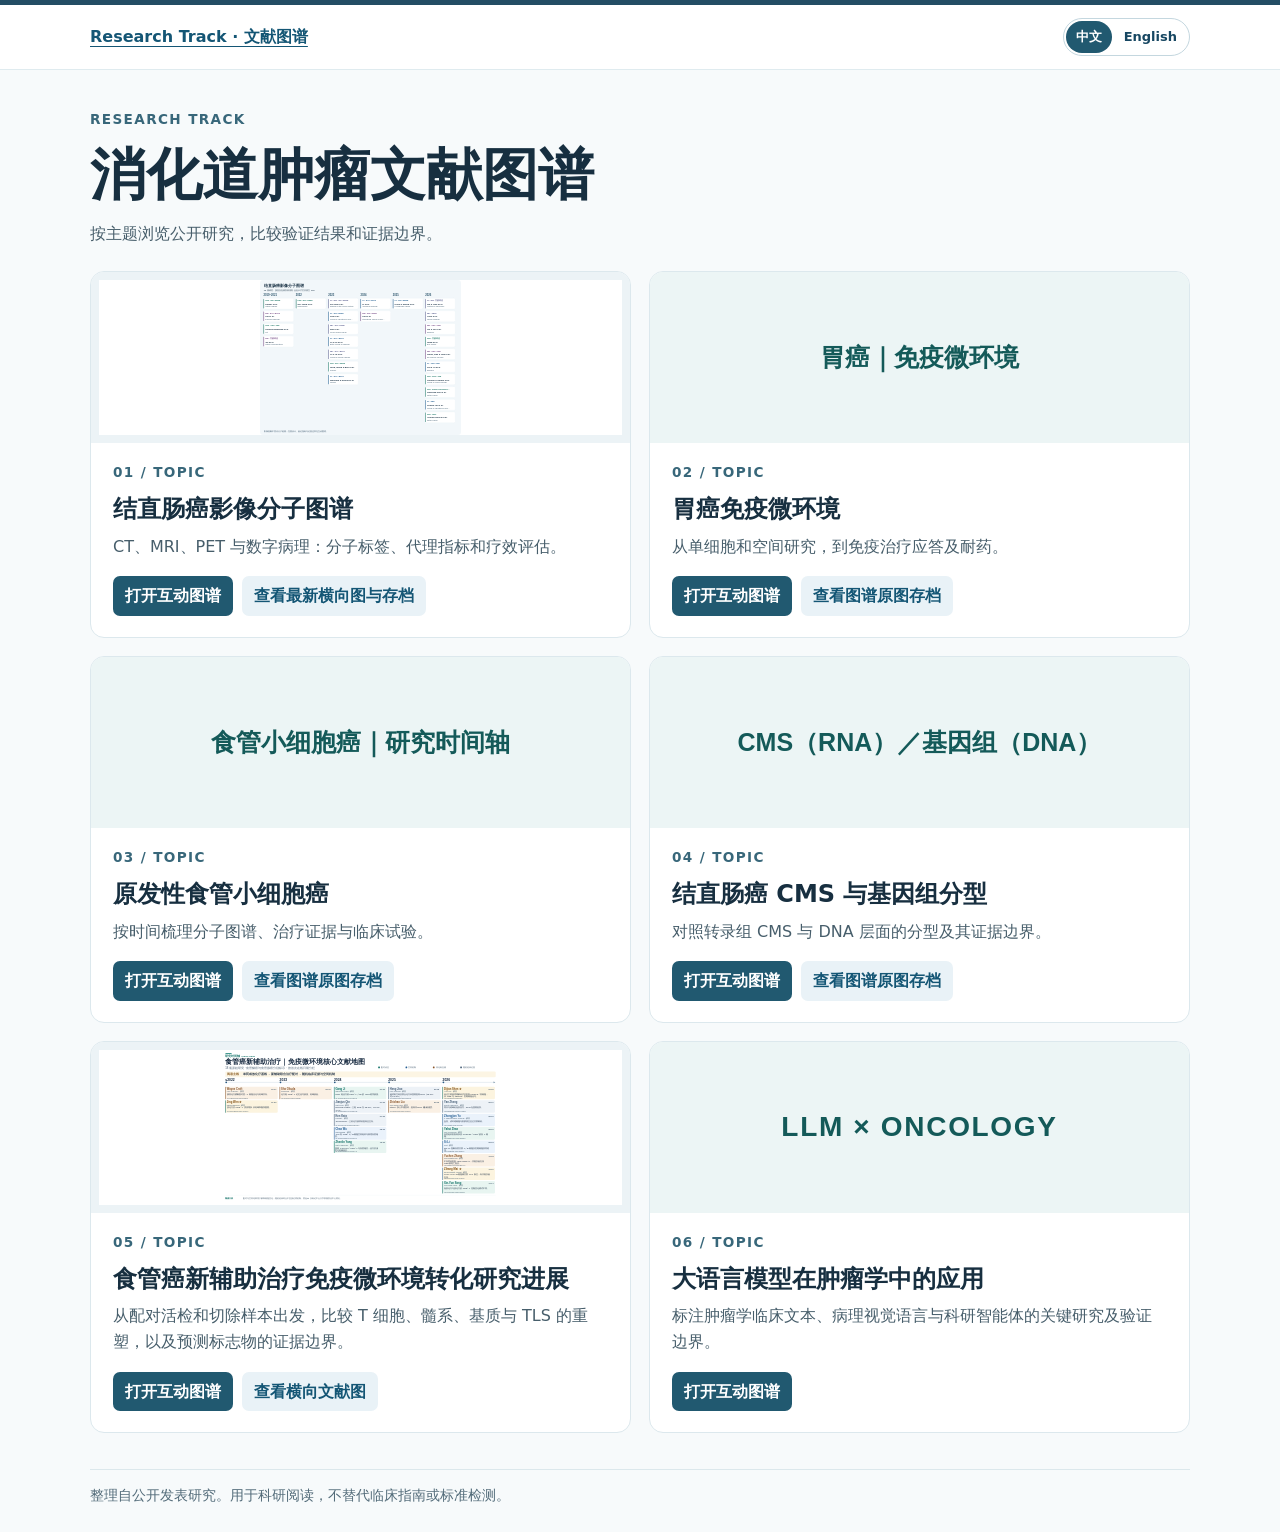
<file: index.html>
<!doctype html><html lang="zh-CN"><head><meta charset="utf-8"><meta name="viewport" content="width=device-width,initial-scale=1"><title data-en="Research Track | Gastrointestinal Cancer Literature Atlas">Research Track｜消化道肿瘤文献图谱</title><meta name="description" content="消化道肿瘤公开研究文献图谱"><link rel="stylesheet" href="assets/site.css?v=2"></head><body><header><nav><a href="index.html" data-en="Research Track · Literature Atlas" data-locale>Research Track · 文献图谱</a></nav></header><main><span class="eyebrow">RESEARCH TRACK</span><h1 data-en="Gastrointestinal Cancer Literature Atlas">消化道肿瘤文献图谱</h1><p data-en="Browse published studies by topic, compare validation results, and see what the evidence supports.">按主题浏览公开研究，比较验证结果和证据边界。</p><div class="grid"><article class="card"><a class="thumb" href="crc-radiogenomics/interactive.html" data-locale><img src="crc-radiogenomics/overview.svg?v=1" data-src-en="crc-radiogenomics/overview-en.svg?v=1" loading="lazy" alt="结直肠癌影像分子最新图谱预览" data-alt-en="Current colorectal cancer radiogenomics timeline"></a><div class="pad"><span class="eyebrow">01 / TOPIC</span><h2 data-en="Colorectal Cancer Radiogenomics">结直肠癌影像分子图谱</h2><p data-en="CT, MRI, PET, and digital pathology: molecular labels, proxies, and response assessment.">CT、MRI、PET 与数字病理：分子标签、代理指标和疗效评估。</p><div class="buttons"><a class="btn primary" href="crc-radiogenomics/interactive.html"  data-en="Open interactive map" data-locale>打开互动图谱</a><a class="btn " href="crc-radiogenomics/index.html"  data-en="Timeline and archive" data-locale>查看最新横向图与存档</a></div></div></article><article class="card"><a class="thumb" href="gastric-immune-tme/interactive.html" data-locale data-en="Gastric cancer · Immune atlas" style="display:grid;place-items:center;height:171px;text-decoration:none;background:#ecf5f5;color:#145a59;font:bold 25px/1.25 Arial,'Microsoft YaHei',sans-serif;text-align:center;padding:12px">胃癌｜免疫微环境</a><div class="pad"><span class="eyebrow">02 / TOPIC</span><h2 data-en="Gastric Cancer Immune Microenvironment">胃癌免疫微环境</h2><p data-en="From single-cell and spatial studies to immunotherapy response and resistance.">从单细胞和空间研究，到免疫治疗应答及耐药。</p><div class="buttons"><a class="btn primary" href="gastric-immune-tme/interactive.html"  data-en="Open interactive map" data-locale>打开互动图谱</a><a class="btn " href="gastric-immune-tme/index.html"  data-en="Archived figure" data-locale>查看图谱原图存档</a></div></div></article><article class="card"><a class="thumb" href="scce/interactive.html" data-locale data-en="SCCE · Research timeline" style="display:grid;place-items:center;height:171px;text-decoration:none;background:#ecf5f5;color:#145a59;font:bold 25px/1.25 Arial,'Microsoft YaHei',sans-serif;text-align:center;padding:12px">食管小细胞癌｜研究时间轴</a><div class="pad"><span class="eyebrow">03 / TOPIC</span><h2 data-en="Primary Small-Cell Carcinoma of the Esophagus">原发性食管小细胞癌</h2><p data-en="A timeline of molecular atlases, treatment evidence, and clinical trials.">按时间梳理分子图谱、治疗证据与临床试验。</p><div class="buttons"><a class="btn primary" href="scce/interactive.html" data-en="Open interactive map" data-locale>打开互动图谱</a><a class="btn" href="scce/index.html" data-en="Archived figure" data-locale>查看图谱原图存档</a></div></div></article><article class="card"><a class="thumb" href="crc-cms/interactive.html" data-locale data-en="CMS (RNA) / Genomic subtypes (DNA)" style="display:grid;place-items:center;height:171px;text-decoration:none;background:#ecf5f5;color:#145a59;font:bold 25px/1.25 Arial,'Microsoft YaHei',sans-serif;text-align:center;padding:12px">CMS（RNA）／基因组（DNA）</a><div class="pad"><span class="eyebrow">04 / TOPIC</span><h2 data-en="Colorectal Cancer CMS and Genomic Subtypes">结直肠癌 CMS 与基因组分型</h2><p data-en="Compare transcriptomic CMS with DNA-based classifications and see where the evidence stops.">对照转录组 CMS 与 DNA 层面的分型及其证据边界。</p><div class="buttons"><a class="btn primary" href="crc-cms/interactive.html" data-en="Open interactive map" data-locale>打开互动图谱</a><a class="btn" href="crc-cms/index.html" data-en="Archived figure" data-locale>查看图谱原图存档</a></div></div></article><article class="card"><a class="thumb" href="esophageal-neoadjuvant-tme/index.html" data-locale><img src="esophageal-neoadjuvant-tme/overview.svg?v=3" data-src-en="esophageal-neoadjuvant-tme/overview.en.svg?v=2" loading="lazy" alt="食管癌新辅助治疗免疫微环境核心文献横向时间轴" data-alt-en="Timeline of key studies on the immune microenvironment during neoadjuvant therapy for esophageal cancer"></a><div class="pad"><span class="eyebrow">05 / TOPIC</span><h2 data-en="Esophageal Cancer Immune Microenvironment During Neoadjuvant Therapy">食管癌新辅助治疗免疫微环境转化研究进展</h2><p data-en="Paired biopsies and resection specimens show how T cells, myeloid cells, stroma, and tertiary lymphoid structures change, and what these studies can tell us about candidate biomarkers.">从配对活检和切除样本出发，比较 T 细胞、髓系、基质与 TLS 的重塑，以及预测标志物的证据边界。</p><div class="buttons"><a class="btn primary" href="esophageal-neoadjuvant-tme/index.html" data-en="Open interactive map" data-locale>打开互动图谱</a><a class="btn" href="esophageal-neoadjuvant-tme/overview.svg?v=3" data-href-en="esophageal-neoadjuvant-tme/overview.en.svg?v=2" data-en="View timeline">查看横向文献图</a></div></div></article><article class="card"><a class="thumb" href="oncology-llm/index.html" data-locale style="display:grid;place-items:center;height:171px;text-decoration:none;background:#ecf5f5;color:#145a59;font:bold 28px/1.2 Arial,sans-serif;letter-spacing:.06em">LLM × ONCOLOGY</a><div class="pad"><span class="eyebrow">06 / TOPIC</span><h2 data-en="Large Language Models in Oncology">大语言模型在肿瘤学中的应用</h2><p data-en="Key studies in oncology language models, pathology vision–language systems, and research agents, with the evidence limits marked.">标注肿瘤学临床文本、病理视觉语言与科研智能体的关键研究及验证边界。</p><div class="buttons"><a class="btn primary" href="oncology-llm/index.html" data-locale data-en="Open interactive map">打开互动图谱</a></div></div></article></div></main><footer data-en="Based on published research. For evidence review, not a substitute for clinical guidelines or standard testing.">整理自公开发表研究。用于科研阅读，不替代临床指南或标准检测。</footer><script src="assets/language.js?v=1"></script><script src="assets/project-pages.js?v=1"></script></body></html>
</file>
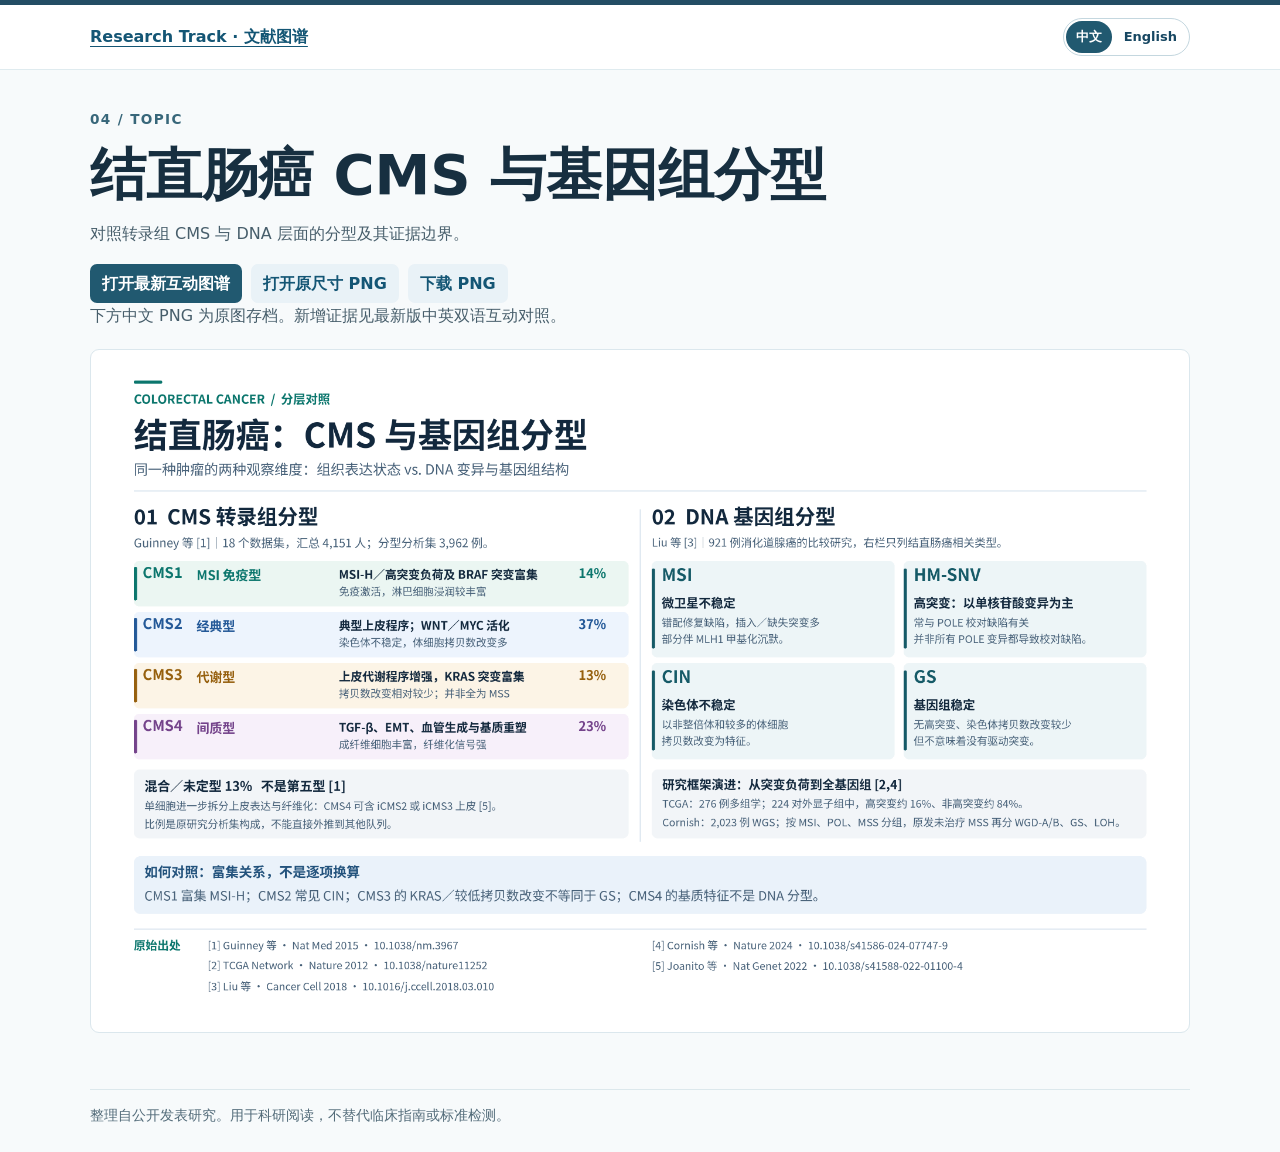
<file: crc-cms/index.html>
<!doctype html><html lang="zh-CN"><head><meta charset="utf-8"><meta name="viewport" content="width=device-width,initial-scale=1"><title data-en="Colorectal Cancer CMS and Genomic Subtypes">结直肠癌 CMS 与基因组分型</title><meta name="description" content="消化道肿瘤公开研究文献图谱"><link rel="stylesheet" href="../assets/site.css?v=2"></head><body><header><nav><a href="../index.html" data-en="Research Track · Literature Atlas" data-locale>Research Track · 文献图谱</a></nav></header><main><span class="eyebrow">04 / TOPIC</span><h1 data-en="Colorectal Cancer CMS and Genomic Subtypes">结直肠癌 CMS 与基因组分型</h1><p data-en="Compare transcriptomic CMS with DNA-based classifications and see where the evidence stops.">对照转录组 CMS 与 DNA 层面的分型及其证据边界。</p><div class="buttons"><a class="btn primary" href="interactive.html" data-en="Open current interactive map" data-locale>打开最新互动图谱</a><a class="btn " href="figure.png"  data-en="Open full-size PNG">打开原尺寸 PNG</a><a class="btn " href="figure.png" download="crc-cms.png" data-en="Download PNG">下载 PNG</a></div><p data-en="The Chinese PNG is an archive. The current bilingual interactive comparison includes the evidence additions.">下方中文 PNG 为原图存档。新增证据见最新版中英双语互动对照。</p><figure class="figure"><a href="figure.png"><img src="figure.png" alt="结直肠癌 CMS 与基因组分型完整图谱，点击打开原尺寸" data-alt-en="Colorectal Cancer CMS and Genomic Subtypes (original Chinese figure; click to open full size)"></a></figure></main><footer data-en="Based on published research. For evidence review, not a substitute for clinical guidelines or standard testing.">整理自公开发表研究。用于科研阅读，不替代临床指南或标准检测。</footer><script src="../assets/language.js?v=1"></script><script src="../assets/project-pages.js?v=1"></script></body></html>
</file>
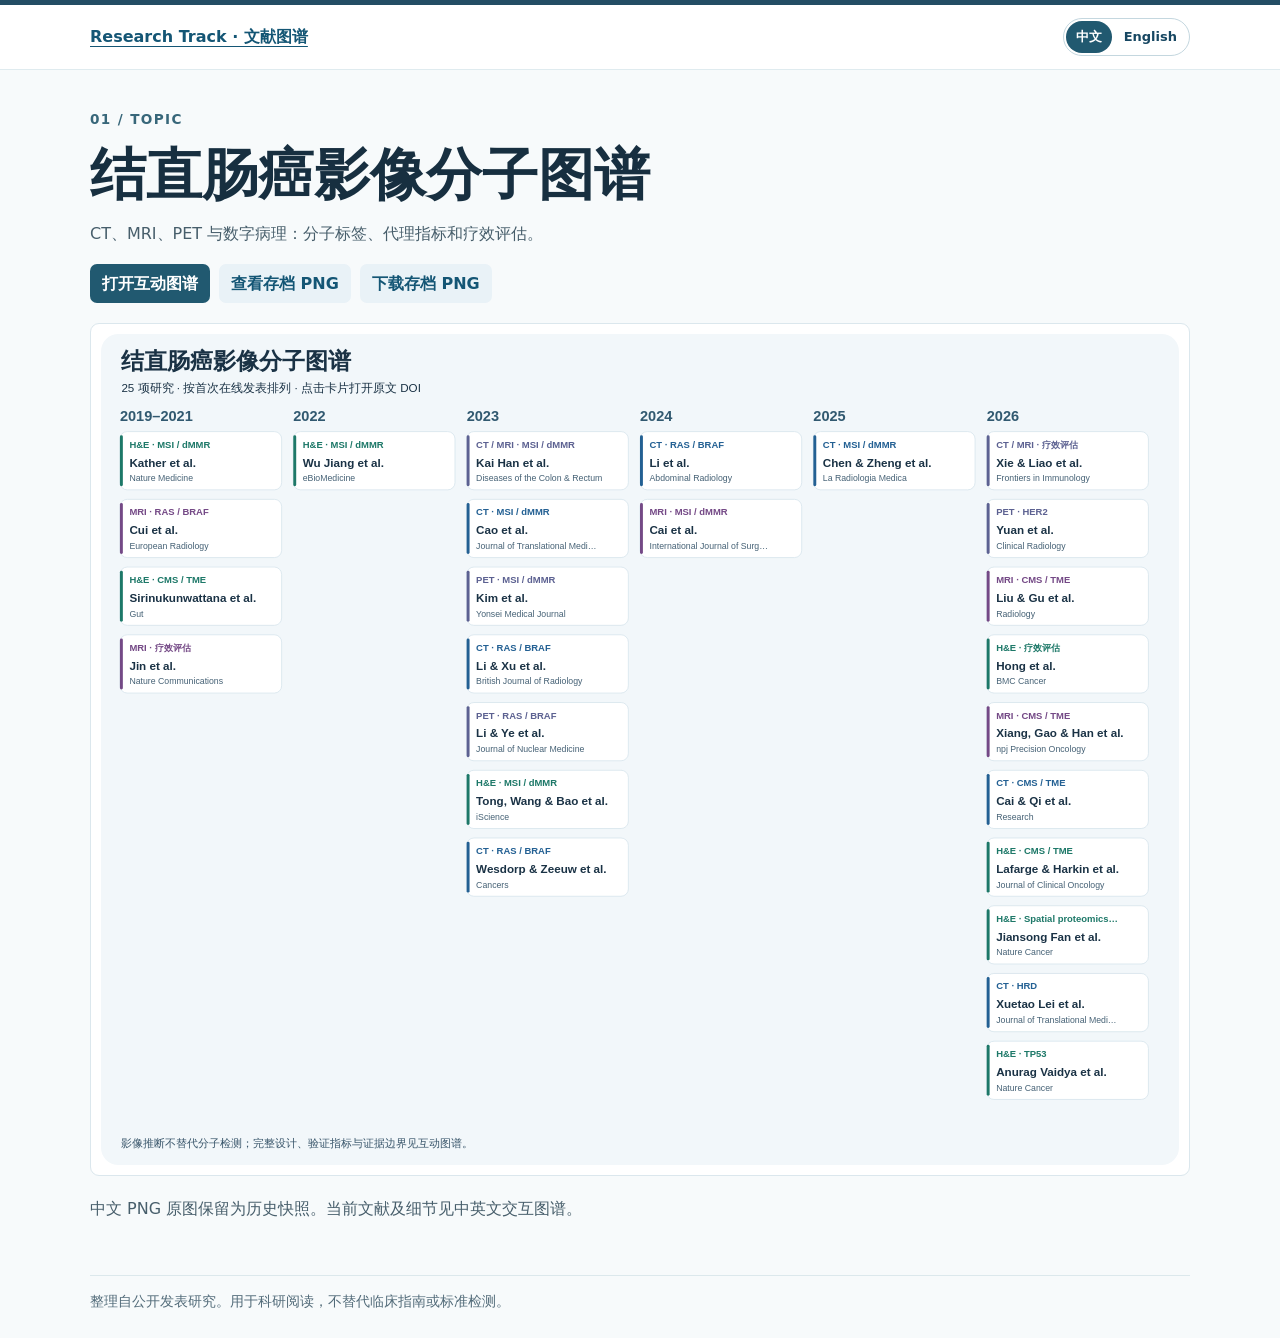
<file: crc-radiogenomics/index.html>
<!doctype html><html lang="zh-CN"><head><meta charset="utf-8"><meta name="viewport" content="width=device-width,initial-scale=1"><title data-en="Colorectal Cancer Radiogenomics">结直肠癌影像分子图谱</title><meta name="description" content="消化道肿瘤公开研究文献图谱"><link rel="stylesheet" href="../assets/site.css?v=2"></head><body><header><nav><a href="../index.html" data-en="Research Track · Literature Atlas" data-locale>Research Track · 文献图谱</a></nav></header><main><span class="eyebrow">01 / TOPIC</span><h1 data-en="Colorectal Cancer Radiogenomics">结直肠癌影像分子图谱</h1><p data-en="CT, MRI, PET, and digital pathology: molecular labels, proxies, and response assessment.">CT、MRI、PET 与数字病理：分子标签、代理指标和疗效评估。</p><div class="buttons"><a class="btn primary" href="interactive.html"  data-en="Open interactive map" data-locale>打开互动图谱</a><a class="btn " href="figure.png"  data-en="View archived PNG">查看存档 PNG</a><a class="btn " href="figure.png" download="crc-radiogenomics.png" data-en="Download archived PNG">下载存档 PNG</a></div><figure class="figure"><a href="interactive.html" data-locale><img src="overview.svg?v=1" data-src-en="overview-en.svg?v=1" alt="完整横向研究时间轴，点击打开互动图谱" data-alt-en="Complete research timeline; click to open the interactive atlas"></a></figure><p data-en="The original Chinese PNG is preserved as a historical snapshot. The interactive map contains current records in both languages.">中文 PNG 原图保留为历史快照。当前文献及细节见中英文交互图谱。</p></main><footer data-en="Based on published research. For evidence review, not a substitute for clinical guidelines or standard testing.">整理自公开发表研究。用于科研阅读，不替代临床指南或标准检测。</footer><script src="../assets/language.js?v=1"></script><script src="../assets/project-pages.js?v=1"></script></body></html>
</file>
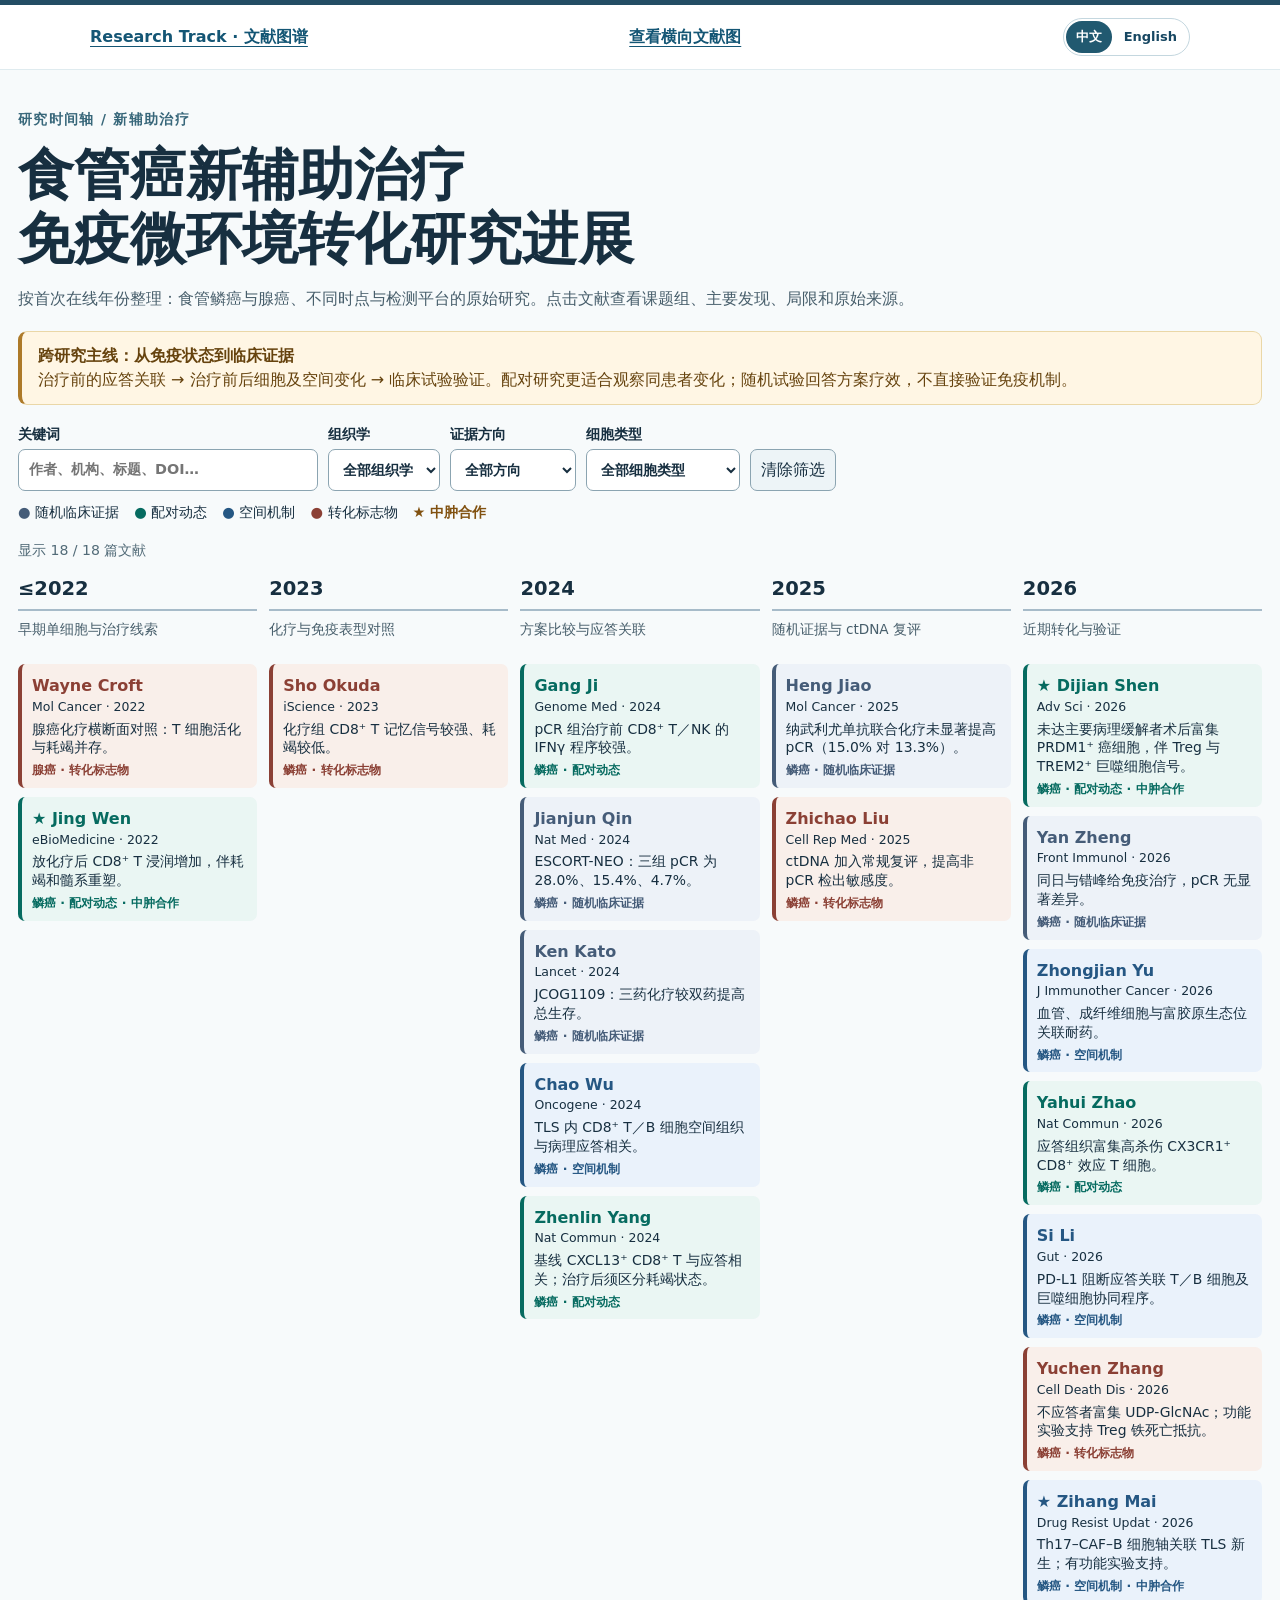
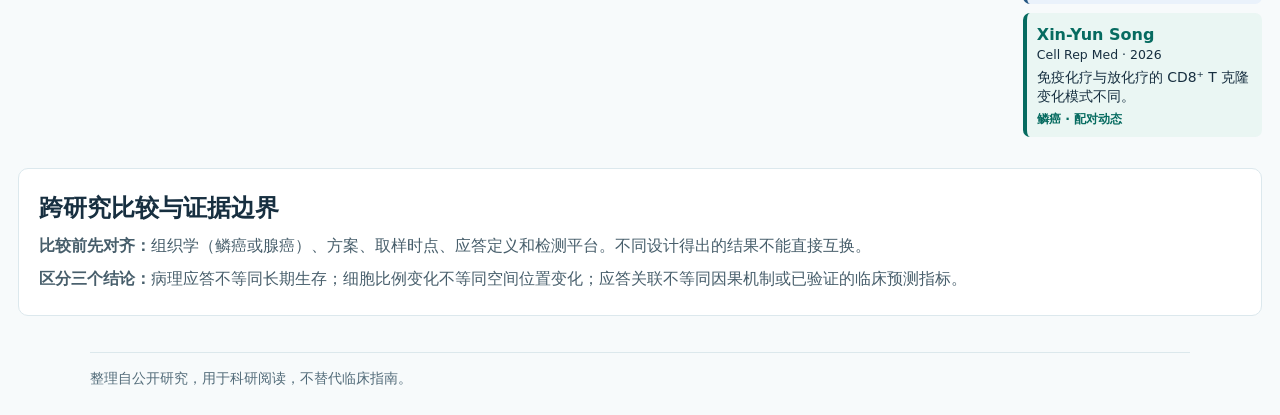
<file: esophageal-neoadjuvant-tme/index.html>
<!DOCTYPE html>
<html lang="zh-CN"><head><meta charset="utf-8"><meta name="viewport" content="width=device-width, initial-scale=1"><meta name="description" content="食管癌新辅助治疗免疫微环境转化研究：横向文献时间轴、细胞类型和证据边界。"><title>食管癌新辅助治疗 · 免疫微环境文献图谱</title><link rel="stylesheet" href="../assets/site.css">
<style>
main{width:min(1480px,calc(100% - 36px))}.subnav{display:flex;align-items:center;flex-wrap:wrap;gap:8px 14px}.subnav a{margin-right:0}.hero{margin-bottom:20px}.hero p{margin:0}.teamline,.context{background:#fff6e4;border:1px solid #ead7a7;padding:12px 16px;border-radius:9px;color:#66430e}.controls{display:flex;flex-wrap:wrap;align-items:end;gap:10px;margin:22px 0 10px}.controls label{display:grid;gap:3px;font-size:.9rem;font-weight:700}.controls input,.controls select,.controls button,dialog button{font:inherit;padding:7px 10px;border-radius:7px;border:1px solid #8ba4b1;background:#fff;color:#172f40}.controls input{width:min(300px,80vw)}button{cursor:pointer}button:focus-visible,input:focus-visible,select:focus-visible{outline:2px solid #147d73;outline-offset:2px}.legend{display:flex;flex-wrap:wrap;gap:14px;font-size:.9rem;margin:0 0 15px}.legend span::before{content:"● ";color:var(--tone)}.timeline{display:grid;grid-template-columns:repeat(5,minmax(0,1fr));gap:12px}.era{min-width:0}.era h2{border-bottom:2px solid #a7bbc9;padding-bottom:8px;font-size:1.22rem}.era p{font-size:.85rem}.era button{width:100%;background:var(--bg);color:#172f40;border:0;border-left:4px solid var(--tone);border-radius:7px;text-align:left;margin-bottom:9px;padding:9px 10px;line-height:1.35;overflow-wrap:anywhere}.era button:hover{text-decoration:underline}.era button>*{display:block}.era button strong{color:var(--tone);margin:2px 0;font-size:1rem}.era button small{font-size:.78rem}.era button.team{background:#fff3d7}.star{color:#815110}.notes{margin-top:22px;background:#fff;border:1px solid #dce8ed;padding:15px 20px;border-radius:10px}.notes p{margin-bottom:8px}.c0{--bg:#edf2f8;--tone:#455c78}.c1{--bg:#eaf6f3;--tone:#066b60}.c2{--bg:#eaf2fb;--tone:#255783}.c3{--bg:#f9efea;--tone:#8b4035}dialog{border:1px solid #d6e4eb;border-radius:15px;background:#fff;color:#172f40;width:min(670px,calc(100% - 24px));max-height:88vh;padding:20px;box-shadow:0 18px 45px #18324535}dialog::backdrop{background:#12243290}.dialog-top{display:flex;gap:14px;justify-content:space-between;align-items:start}dialog h2{margin:0}dialog dt{font-weight:750;margin-top:10px}dialog dd{margin:0;color:#365464}.empty{color:#526b78}.chip{display:inline-block;background:#f0f5f8;margin:9px 0 0;padding:3px 8px;border-radius:5px;font-size:.87rem}
@media(max-width:990px){.timeline{grid-template-columns:repeat(3,minmax(0,1fr))}}@media(max-width:630px){.timeline{grid-template-columns:1fr}.era h2{margin-top:14px}.controls label:first-child{width:100%}}

.hero .dek{max-width:56em}.controls{margin-top:18px}.controls select{max-width:100%;min-height:42px}.controls input,.controls button,dialog button{min-height:42px}.controls button{background:#edf4f7}.era button{font:inherit;line-height:1.35}.era button .summary-text{margin-top:4px;font-size:.87rem}.era button .card-tag{margin-top:5px;font-weight:700;color:var(--tone)}.era p.caption{min-height:2.65em;margin-bottom:9px}.throughline{border-left:4px solid #ad7a29;line-height:1.48}.legend{margin-top:9px;gap:8px 15px}.legend span{white-space:nowrap}.results{font-size:.88rem;margin-bottom:8px;color:#526b78}.state{grid-column:1/-1}.notes dd,dialog dd{white-space:pre-wrap;overflow-wrap:anywhere}dialog h2{font-size:1.3rem;overflow-wrap:anywhere}dialog button{flex:none}dialog a{overflow-wrap:anywhere}.scroll:focus-visible{outline:2px solid #147d73;outline-offset:2px}
@media(max-width:630px){.era p.caption{min-height:0}.hero h1{font-size:2rem}.controls label{max-width:100%}.controls input{width:100%}.controls button{min-height:42px}.notes{padding:13px 14px}dialog{padding:14px}}
</style></head>
<body><header><nav class="subnav" id="subnav"><a id="home-link" href="../index.html">Research Track · 文献图谱</a><a id="overview-link" href="overview.svg?v=3">查看横向文献图</a></nav></header>
<main>
<section class="hero"><span class="eyebrow">研究时间轴 / 新辅助治疗</span><h1>食管癌新辅助治疗<br>免疫微环境转化研究进展</h1><p class="dek">按首次在线年份整理：食管鳞癌与腺癌、不同时点与检测平台的原始研究。点击文献查看课题组、主要发现、局限和原始来源。</p></section>
<p class="teamline throughline"><b>跨研究主线：从免疫状态到临床证据</b><br>治疗前的应答关联 → 治疗前后细胞及空间变化 → 临床试验验证。配对研究更适合观察同患者变化；随机试验回答方案疗效，不直接验证免疫机制。</p>
<form class="controls" id="filters" aria-label="文献筛选">
<label><span id="search-label">关键词</span><input type="search" id="search" placeholder="作者、机构、标题、DOI…"></label>
<label><span id="histology-label">组织学</span><select id="histology"><option value="">全部组织学</option></select></label>
<label><span id="category-label">证据方向</span><select id="category"><option value="">全部方向</option></select></label>
<label><span id="cells-label">细胞类型</span><select id="cells"><option value="">全部细胞类型</option></select></label>
<button id="reset" type="button">清除筛选</button>
</form>
<div class="legend" id="legend" aria-label="证据方向图例"></div>
<p id="results" class="results" role="status"></p>
<div class="timeline" id="timeline" role="region" aria-label="按发表年份排列的文献"><p class="state">正在读取文献…</p></div>
<section class="notes"><h2>跨研究比较与证据边界</h2><p><b>比较前先对齐：</b>组织学（鳞癌或腺癌）、方案、取样时点、应答定义和检测平台。不同设计得出的结果不能直接互换。</p><p><b>区分三个结论：</b>病理应答不等同长期生存；细胞比例变化不等同空间位置变化；应答关联不等同因果机制或已验证的临床预测指标。</p></section>
<noscript><p>请启用 JavaScript，以使用时间轴、筛选和文献详情。</p></noscript></main><footer>整理自公开研究，用于科研阅读，不替代临床指南。</footer>
<dialog id="dialog" aria-labelledby="paper-title"><div class="dialog-top"><h2 id="paper-title"></h2><button id="close" type="button" autofocus>关闭</button></div><div id="paper-body"></div></dialog>
<script src="../assets/language.js?v=1"></script><script src="studies.js?v=3"></script><script src="studies.en.js?v=2"></script><script>
'use strict';
const $=id=>document.getElementById(id);
const language=window.ResearchTrackLanguage;
const en=language?.lang==='en';
const t=(zh,english)=>en?english:zh;
const categoryNames={'随机临床证据':'Randomized clinical evidence','配对动态':'Paired changes','空间机制':'Spatial mechanisms','转化标志物':'Translational markers'};
const histologyNames={'鳞癌':'Squamous cell carcinoma','腺癌':'Adenocarcinoma'};
const cellNames={'CD8⁺ T细胞':'CD8⁺ T cells','Th1细胞':'Th1 cells','Th17细胞':'Th17 cells','调节性T细胞':'Regulatory T cells','癌相关成纤维细胞':'Cancer-associated fibroblasts','树突状细胞':'Dendritic cells','巨噬细胞':'Macrophages','血管内皮细胞':'Vascular endothelial cells','恶性上皮细胞':'Malignant epithelial cells','B细胞':'B cells','NK细胞':'NK cells','三级淋巴结构':'Tertiary lymphoid structures'};
const dictionaries={histology:histologyNames,category:categoryNames,cells:cellNames};
const labelFor=(key,value)=>en?(dictionaries[key]?.[value]??value):value;
const localized=(x,k)=>en?(window.ESOPHAGEAL_EN?.[x.doi]?.[k]??x[k]):x[k];
const data=(Array.isArray(window.ESOPHAGEAL_STUDIES)?window.ESOPHAGEAL_STUDIES:[]).filter(x=>x&&Number.isFinite(Number(x.year)));
const dims=['histology','category','cells'], tags=(x,k)=>Array.isArray(x[k])?x[k]:[x[k]].filter(Boolean);
const labels=(x,k)=>tags(x,k).map(v=>labelFor(k,v));
function make(el,txt,cls){const n=document.createElement(el);if(txt!=null)n.textContent=String(txt);if(cls)n.className=cls;return n;}
const setText=(selector,value)=>{document.querySelector(selector).textContent=value;};
const setAttr=(selector,key,value)=>{document.querySelector(selector).setAttribute(key,value);};
language?.mount($('subnav'));
if(language)$('home-link').href=language.link('../index.html');
if(en){
 document.documentElement.lang='en';
 document.title='Esophageal Cancer | Neoadjuvant Immune Microenvironment Atlas';
 setAttr('meta[name="description"]','content','Translational studies of the immune microenvironment after neoadjuvant treatment for esophageal cancer: timeline, cell types, and evidence limitations.');
 const copy={
  '#home-link':'Research Track · Atlas index','#overview-link':'Open the timeline figure',
  '.hero .eyebrow':'Research timeline / Neoadjuvant treatment',
  '.hero .dek':'Original studies in esophageal squamous cell carcinoma and adenocarcinoma, organized by first online publication. Open a card for the research team, findings, limitations, and source.',
  '#search-label':'Search','#histology-label':'Histology','#category-label':'Evidence type','#cells-label':'Cell type',
  '#histology option':'All histologies','#category option':'All evidence types','#cells option':'All cell types',
  '#reset':'Clear filters','.state':'Loading studies…','.notes h2':'Comparing studies and interpreting the evidence',
  'footer':'Based on published research. For research use, not a substitute for clinical guidelines.','#close':'Close'
 };
 for(const [selector,value] of Object.entries(copy))setText(selector,value);
 document.querySelector('.hero h1').replaceChildren('Esophageal Cancer: Neoadjuvant Treatment',make('br'),'Translational studies of the immune microenvironment');
 document.querySelector('.throughline').replaceChildren(make('b','From immune states to clinical evidence'),make('br'),'Start with pretreatment response associations, then look at changes in cell states and spatial organization, and finally at clinical trial outcomes. Paired studies track change within patients; randomized trials test regimen efficacy, not immune mechanisms directly.');
 const notes=document.querySelectorAll('.notes p');
 notes[0].replaceChildren(make('b','Check comparability: '),'Align histology, treatment, sampling time, response definitions, and assays. Studies with different designs are not interchangeable.');
 notes[1].replaceChildren(make('b','Keep three distinctions in mind: '),'Pathological response is not long-term survival. Cell proportions are not spatial positions. Associations with response do not establish causality or validate a predictive biomarker.');
 setAttr('#overview-link','href','overview.en.svg?v=2');
 setAttr('#search','placeholder','Author, institution, title, DOI…');
 setAttr('#filters','aria-label','Study filters');
 setAttr('#legend','aria-label','Evidence type legend');
 setAttr('#timeline','aria-label','Studies by publication year');
}
for(const key of dims){
 const values=[...new Set(data.flatMap(x=>tags(x,key)))].sort((a,b)=>String(labelFor(key,a)).localeCompare(String(labelFor(key,b)),t('zh','en')));
 for(const v of values){const o=make('option',labelFor(key,v));o.value=String(v);$(key).append(o);}
}
const directions=['随机临床证据','配对动态','空间机制','转化标志物'];
const tone=x=>'c'+Math.max(0,directions.indexOf(x));
for(const k of directions)$('legend').append(make('span',labelFor('category',k),tone(k)));
if(data.some(x=>x.sysucc))$('legend').append(make('b',t('★ 中肿合作','★ SYSUCC collaboration'),'star'));
const dialog=$('dialog');let trigger=null;
function safeSource(value){
 const compact=String(value||'').trim().replace(/^https?:\/\/(?:dx\.)?doi\.org\//i,'');
 if(/^10\.\d{4,9}\/\S+$/i.test(compact))return ['https://doi.org/'+compact,compact];
 try{const u=new URL(value);if(u.protocol==='https:')return [u.href,u.hostname];}catch{}
 return null;
}
function show(x,button){
 trigger=button;
 $('paper-title').textContent=localized(x,'title')||localized(x,'author')||t('文献详情','Study details');
 const body=$('paper-body'),dl=make('dl');body.replaceChildren();
 const fields=[
  [t('作者／发表时间','Authors / publication date'),[localized(x,'author'),x.journal,x.date||x.year].filter(Boolean).join(' · ')],
  [t('课题组／机构','Research team / institution'),localized(x,'team')],
  [t('组织学与研究类别','Histology and evidence type'),[...labels(x,'histology'),...labels(x,'category')].join(' · ')],
  [t('研究设计','Study design'),localized(x,'design')],
  [t('关键发现','Key findings'),localized(x,'finding')],
  [t('证据局限','Limitations'),localized(x,'limit')],
  [t('相关细胞','Cell types and structures'),labels(x,'cells').join(t('、',', '))]
 ];
 for(const [label,value] of fields){
 if(value){dl.append(make('dt',label),make('dd',value));}
 }
 const link=safeSource(x.doi||x.url);
 if(link){const a=make('a',link[1]);a.href=link[0];const dd=make('dd');dd.append(a);dl.append(make('dt',t('原始论文','Original publication')),dd);}
 body.append(dl);dialog.showModal();
}
$('close').addEventListener('click',()=>dialog.close());dialog.addEventListener('close',()=>{if(trigger&&document.contains(trigger))trigger.focus();});
const cutoff=2022, descriptions={'≤2022':t('早期单细胞与治疗线索','Early single-cell and treatment studies'),'2023':t('化疗与免疫表型对照','Chemotherapy and immune phenotypes'),'2024':t('方案比较与应答关联','Regimen comparisons and response associations'),'2025':t('随机证据与 ctDNA 复评','Randomized evidence and ctDNA reassessment'),'2026':t('近期转化与验证','Recent translational and validation studies')};
const eraFor=x=>Number(x.year)<=cutoff?'≤'+cutoff:String(x.year);
function dateOrder(x){const v=Date.parse(x.date||'');return Number.isFinite(v)?v:Date.UTC(Number(x.year),0,1);}
function render(){
 const terms=$('search').value.trim().toLocaleLowerCase().split(/\s+/).filter(Boolean);
 const rows=data.filter(x=>dims.every(k=>!$(k).value||tags(x,k).map(String).includes($(k).value)))
 .filter(x=>{const hay=[Object.values(x),Object.values(window.ESOPHAGEAL_EN?.[x.doi]??{}),...dims.flatMap(k=>labels(x,k))].flat(Infinity).join(' ').toLocaleLowerCase();return terms.every(t=>hay.includes(t));})
 .sort((a,b)=>Number(a.year)-Number(b.year)||dateOrder(a)-dateOrder(b)||String(a.author).localeCompare(String(b.author)));
 $('results').textContent=t('显示 '+rows.length+' / '+data.length+' 篇文献','Showing '+rows.length+' of '+data.length+' studies');
 const out=$('timeline');out.replaceChildren();
 if(!data.length){out.append(make('p',t('文献数据未载入，请刷新页面后重试。','Could not load studies. Refresh the page to try again.'),'state'));return;}
 const eraKeys=[...new Set(data.slice().sort((a,b)=>Number(a.year)-Number(b.year)).map(eraFor))];
 for(const key of eraKeys){
 const era=make('section',null,'era');
 era.append(make('h2',key),make('p',descriptions[key]||t('当年研究','Studies from this year'),'caption'));
 const papers=rows.filter(x=>eraFor(x)===key);
 if(!papers.length)era.append(make('p',t('无符合条件的研究','No matching studies'),'empty'));
 for(const x of papers){
 const b=make('button',null,tone(tags(x,'category')[0]));b.type='button';b.setAttribute('aria-haspopup','dialog');
 b.append(make('strong',(x.sysucc?'★ ':'')+(x.shortAuthor||localized(x,'author')||t('查看论文','View study'))),make('small',[x.shortJournal||x.journal,x.year].filter(Boolean).join(' · ')));
 const brief=String(localized(x,'summary')||localized(x,'finding')||'');
 const first=en?brief:brief.split(/(?<=[。！？])/)[0];
 if(brief)b.append(make('span',!en&&first.length>94?first.slice(0,93)+'…':first,'summary-text'));
 const tag=[...labels(x,'histology'),...labels(x,'category'),...(x.sysucc?[t('中肿合作','SYSUCC collaboration')]:[])].join(' · ');
 if(tag)b.append(make('small',tag,'card-tag'));
 b.addEventListener('click',()=>show(x,b));era.append(b);
 }
 out.append(era);
 }
}
$('filters').addEventListener('submit',e=>e.preventDefault());
$('search').addEventListener('input',render);for(const k of dims)$(k).addEventListener('change',render);
$('reset').addEventListener('click',()=>{$('search').value='';for(const k of dims)$(k).value='';render();$('search').focus();});
// Preserve selections when the language picker reloads this page.
let filterState={};try{filterState=JSON.parse(sessionStorage.getItem('researchTrack.esophageal.filters')||'{}')||{};}catch{}
$('search').value=typeof filterState.search==='string'?filterState.search:'';
for(const k of dims)if(typeof filterState[k]==='string')$(k).value=filterState[k];
function rememberFilters(){try{sessionStorage.setItem('researchTrack.esophageal.filters',JSON.stringify(Object.fromEntries(['search',...dims].map(k=>[k,$(k).value]))));}catch{}}
$('filters').addEventListener('input',rememberFilters);
$('filters').addEventListener('change',rememberFilters);
$('reset').addEventListener('click',rememberFilters);
render();
</script></body></html>
</file>
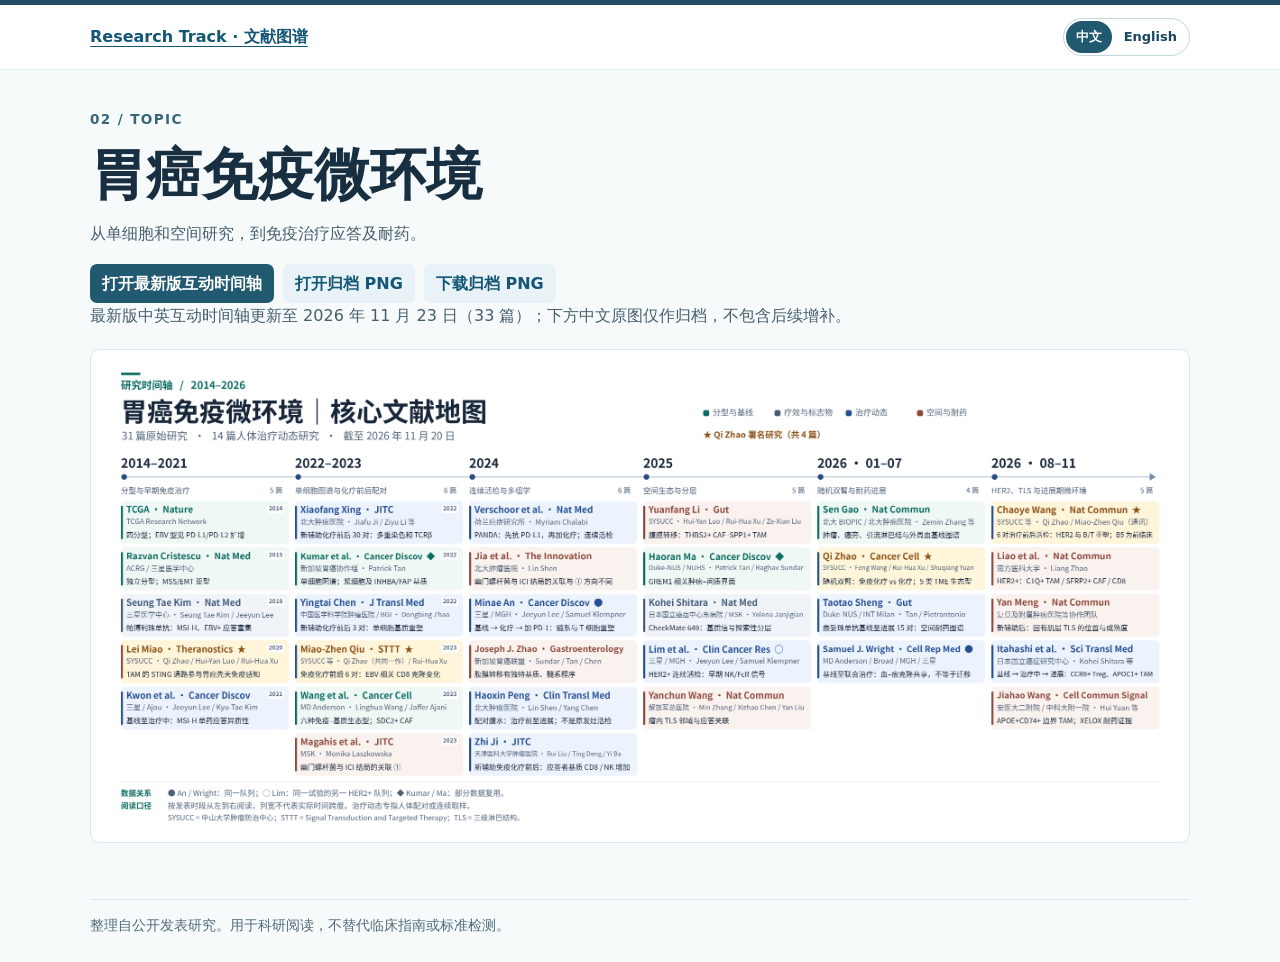
<file: gastric-immune-tme/index.html>
<!doctype html><html lang="zh-CN"><head><meta charset="utf-8"><meta name="viewport" content="width=device-width,initial-scale=1"><title data-en="Gastric Cancer Immune Microenvironment">胃癌免疫微环境</title><meta name="description" content="消化道肿瘤公开研究文献图谱"><link rel="stylesheet" href="../assets/site.css?v=2"></head><body><header><nav><a href="../index.html" data-en="Research Track · Literature Atlas" data-locale>Research Track · 文献图谱</a></nav></header><main><span class="eyebrow">02 / TOPIC</span><h1 data-en="Gastric Cancer Immune Microenvironment">胃癌免疫微环境</h1><p data-en="From single-cell and spatial studies to immunotherapy response and resistance.">从单细胞和空间研究，到免疫治疗应答及耐药。</p><div class="buttons"><a class="btn primary" href="interactive.html"  data-en="Open the current interactive timeline" data-locale>打开最新版互动时间轴</a><a class="btn " href="figure.png"  data-en="Open archived PNG">打开归档 PNG</a><a class="btn " href="figure.png" download="gastric-immune-tme.png" data-en="Download archived PNG">下载归档 PNG</a></div><p data-en="The live horizontal timeline is updated through November 23, 2026 (33 studies), in Chinese and English. The original Chinese PNG below is an archive and does not include later additions.">最新版中英互动时间轴更新至 2026 年 11 月 23 日（33 篇）；下方中文原图仅作归档，不包含后续增补。</p><figure class="figure"><a href="figure.png"><img src="figure.png" alt="胃癌免疫微环境完整图谱，点击打开原尺寸" data-alt-en="Gastric Cancer Immune Microenvironment (original Chinese figure; click to open full size)"></a></figure></main><footer data-en="Based on published research. For evidence review, not a substitute for clinical guidelines or standard testing.">整理自公开发表研究。用于科研阅读，不替代临床指南或标准检测。</footer><script src="../assets/language.js?v=1"></script><script src="../assets/project-pages.js?v=1"></script></body></html>
</file>
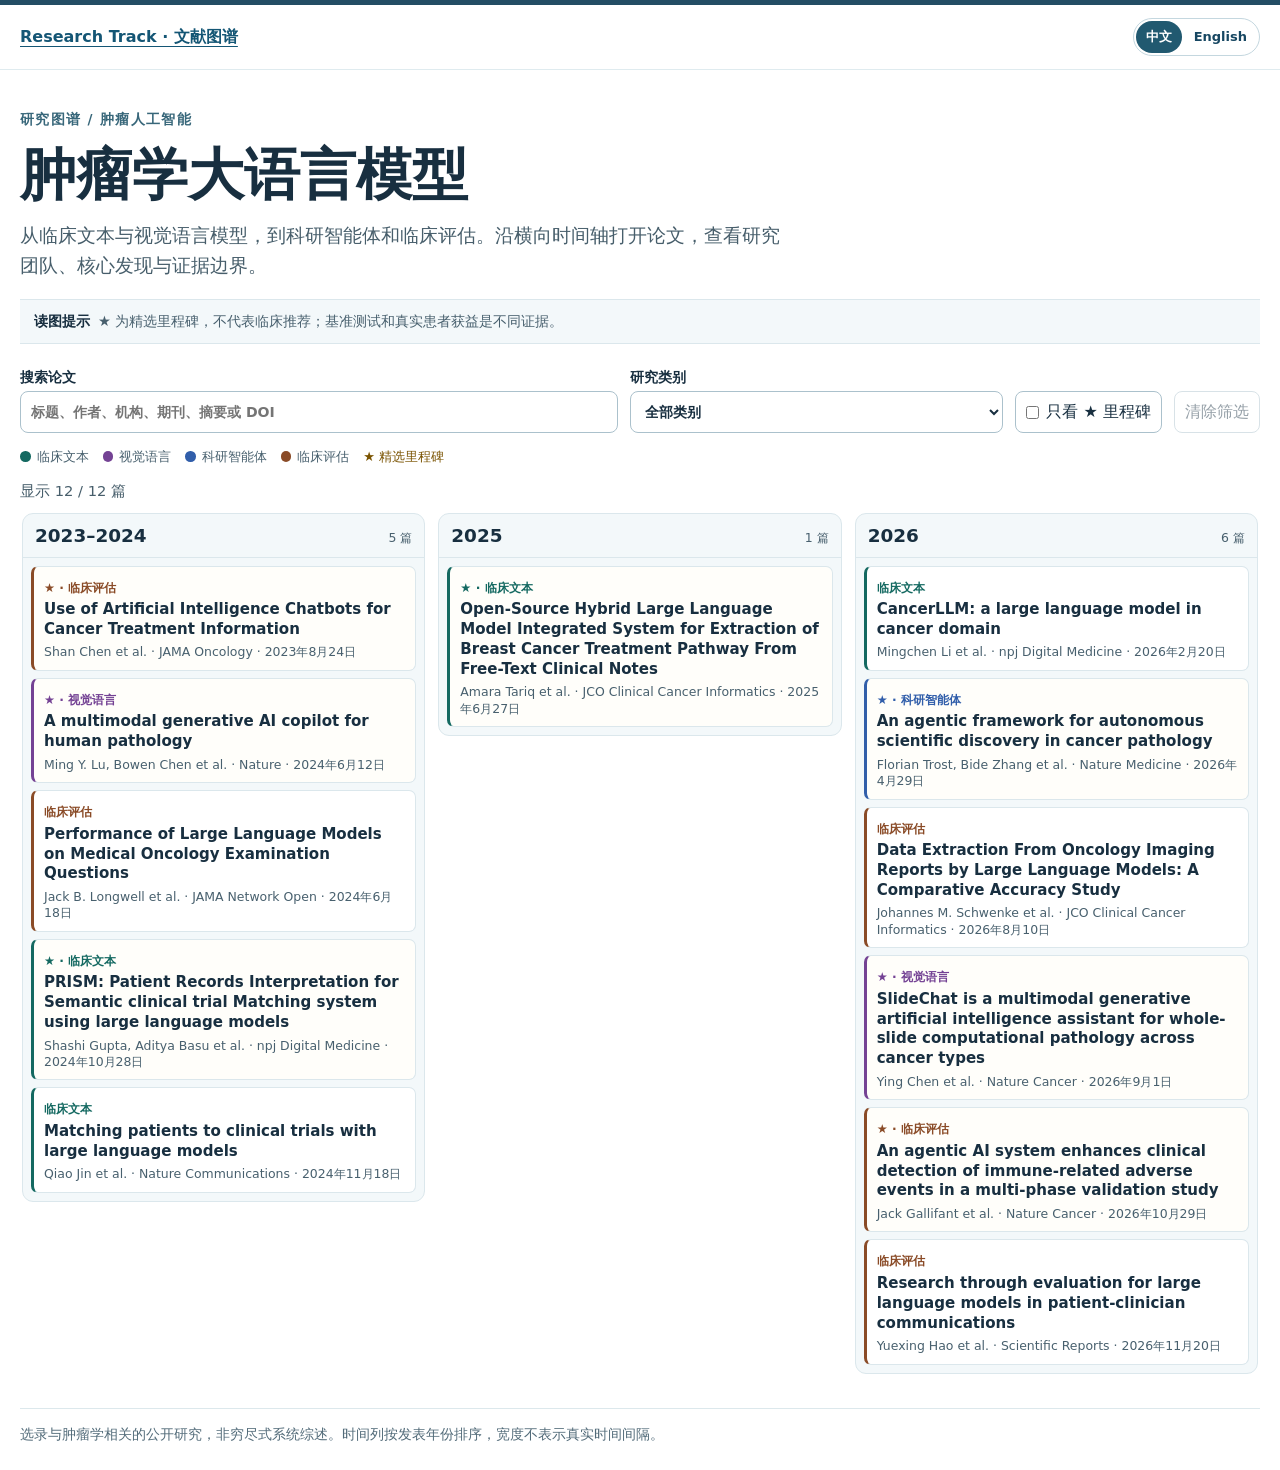
<file: oncology-llm/index.html>
<!doctype html>
<html lang="zh-CN">
<head>
<meta charset="utf-8">
<meta name="viewport" content="width=device-width,initial-scale=1">
<meta name="color-scheme" content="light">
<meta name="description" content="肿瘤学大语言模型研究时间轴，从临床文本与多模态模型到科研智能体及临床评估。">
<title>肿瘤学大语言模型｜互动研究图谱</title>
<link rel="stylesheet" href="../assets/site.css">
<script src="../assets/language.js?v=1"></script>
<script src="studies.js?v=20261123"></script>
<style>
:root{--ink:#182f40;--quiet:#48606e;--rule:#dbe7ec;--teal:#146961;--wash:#f3f8fa;--paper:#fff}
body{background:var(--paper);color:var(--ink)}
nav,main,footer{width:min(1260px,calc(100% - 40px));margin-inline:auto}
nav{display:flex;justify-content:space-between;align-items:center;gap:12px;flex-wrap:wrap}
main{padding:36px 0 22px}
h1{max-width:900px}
.lede{font-size:clamp(1rem,1.45vw,1.19rem);max-width:760px}
.scope{display:flex;gap:8px;align-items:baseline;flex-wrap:wrap;border-block:1px solid var(--rule);background:var(--wash);padding:10px 14px;margin:18px 0 22px;color:var(--quiet);font-size:.9rem}
.scope strong{color:var(--ink)}
.tools{display:grid;grid-template-columns:minmax(220px,1.6fr) minmax(160px,1fr) auto auto;align-items:end;gap:12px;margin:0 0 13px}
.tools label:not(.check){display:grid;gap:3px;font-size:.88rem;font-weight:700}
input,select,button{font:inherit;color:inherit}
input[type=search],select,.soft,.check{min-height:42px;border:1px solid #abc1cc;border-radius:8px;background:white}
input[type=search],select,.soft{padding:7px 10px}
.check{display:flex;align-items:center;gap:7px;padding:7px 10px;color:var(--ink);white-space:nowrap}.check input{accent-color:var(--teal);margin:0}
.soft{cursor:pointer}.soft:hover{background:var(--wash)}
button:focus-visible,input:focus-visible,select:focus-visible,[tabindex]:focus-visible{outline:2px solid var(--teal);outline-offset:3px}
.tools button:disabled{opacity:.45;cursor:default}
.legend{list-style:none;padding:0;display:flex;align-items:center;gap:7px 14px;flex-wrap:wrap;color:var(--quiet);font-size:.82rem;margin:0 0 12px}
.legend li{display:flex;gap:6px;align-items:center}
.dot{width:.66rem;height:.66rem;border-radius:50%;background:var(--accent,#31596e);display:inline-block;flex-shrink:0}
.star{color:#7a5300}
.timeline-head{display:flex;justify-content:space-between;align-items:center;gap:10px;margin:12px 0 8px}
.status{margin:0;font-size:.92rem}
.timeline{overflow-x:auto;overscroll-behavior-x:contain;padding:2px 2px 12px;scrollbar-color:#99b3c2 #f0f5f6}
.periods{display:grid;grid-auto-flow:column;grid-auto-columns:minmax(258px,1fr);gap:13px;align-items:start}
.period{background:var(--wash);border:1px solid var(--rule);border-radius:11px;min-width:0}
.period h2{margin:0;border-bottom:1px solid var(--rule);padding:10px 12px;display:flex;align-items:baseline;justify-content:space-between;gap:10px;font-size:1.15rem;font-variant-numeric:tabular-nums}
.period h2 small{font-size:.78rem;color:var(--quiet);font-weight:500;white-space:nowrap}
.cards{display:grid;gap:7px;padding:8px}
.study{display:block;text-align:left;width:100%;border:1px solid var(--rule);border-inline-start:3px solid var(--accent,#31596e);border-radius:7px;background:white;padding:9px 10px;cursor:pointer;overflow-wrap:anywhere;line-height:1.32}
.study:hover{border-color:var(--accent,#31596e);background:#fbfdfd}
.study strong,.study small{display:block}
.study strong{font-size:.94rem;margin:.21rem 0 .29rem}
.study small{color:var(--quiet);font-size:.78rem}
.study .category{font-size:.77rem;font-weight:700;color:var(--accent,#31596e)}
.study.key{background:#fffefa}
.empty{padding:12px;background:var(--wash);border:1px solid var(--rule);border-radius:8px}
dialog{width:min(650px,calc(100% - 28px));max-height:min(86vh,760px);padding:0;border:1px solid #adc1cc;border-radius:14px;color:var(--ink);box-shadow:0 12px 64px #18374733}
dialog::backdrop{background:#10273873}
.dtop{position:sticky;top:0;display:flex;align-items:center;justify-content:space-between;gap:14px;padding:9px 16px;border-bottom:1px solid var(--rule);background:white;z-index:1}
.dbody{padding:15px 20px 20px}
.dbody h2{font-size:clamp(1.25rem,4vw,1.8rem);overflow-wrap:anywhere}
.dbody h3{font-size:1rem;margin:16px 0 4px}
.dbody p{overflow-wrap:anywhere;margin-bottom:9px}
.caution{padding:9px 11px;background:#fff9ec;border-inline-start:3px solid #9a6a20;border-radius:3px}
.sr-only{position:absolute;width:1px;height:1px;overflow:hidden;clip-path:inset(50%);white-space:nowrap}
@media(max-width:700px){
 nav,main,footer{width:calc(100% - 28px)}
 main{padding-top:24px}.tools{grid-template-columns:1fr 1fr;gap:8px}
 .tools label:first-child{grid-column:1/-1}.tools label,.tools select{min-width:0}
 .tools .check{white-space:normal}.tools .soft{justify-self:start}
 .periods{grid-auto-columns:minmax(236px,78vw)}
}
@media(max-width:380px){.tools{grid-template-columns:1fr}.tools label:first-child{grid-column:auto}}
</style>
</head>
<body>
<header><nav id="nav"><a id="home" href="../index.html" data-copy="home">Research Track · 文献图谱</a></nav></header>
<main>
<span class="eyebrow" data-copy="eyebrow">研究图谱 / 肿瘤人工智能</span>
<h1 data-copy="heading">肿瘤学大语言模型</h1>
<p class="lede" data-copy="lede">从临床文本与视觉语言模型，到科研智能体和临床评估。沿横向时间轴打开论文，查看研究团队、核心发现与证据边界。</p>
<div class="scope"><strong data-copy="scopeHead">读图提示</strong><span data-copy="scope">★ 为精选里程碑，不代表临床推荐；基准测试和真实患者获益是不同证据。</span></div>
<div class="tools">
<label><span data-copy="search">搜索论文</span><input id="query" type="search" data-placeholder="placeholder"></label>
<label><span data-copy="type">研究类别</span><select id="kind"><option value="" data-copy="all">全部类别</option></select></label>
<label class="check"><input id="key" type="checkbox"><span data-copy="key">只看 ★ 里程碑</span></label>
<button class="soft" id="clear" type="button" data-copy="clear" disabled>清除筛选</button>
</div>
<ul class="legend" id="legend" data-aria="type"></ul>
<div class="timeline-head"><p class="status" id="status" role="status"></p><button type="button" class="soft" id="scrollNext" data-copy="scrollNext" hidden>下一段 →</button></div>
<section class="timeline" id="timeline" tabindex="0" data-aria="timeline" aria-label="横向研究时间轴">
<p class="sr-only" id="scrollHint" data-copy="hint">时间轴可以左右滚动。使用 Tab 浏览论文，按回车或空格打开详情。</p>
<div class="periods" id="periods"></div>
</section>
<p class="empty" id="empty" hidden></p>
<noscript>启用 JavaScript 后可浏览交互时间轴。 Enable JavaScript to browse the interactive timeline.</noscript>
</main>
<footer data-copy="footer">选录与肿瘤学相关的公开研究，非穷尽式系统综述。时间列按发表年份排序，宽度不表示真实时间间隔。</footer>
<dialog id="study" aria-labelledby="paper-title">
<div class="dtop"><strong id="dialog-kind"></strong><button class="soft" id="close" type="button" data-copy="close">关闭 ×</button></div>
<div class="dbody" id="details"></div>
</dialog>
<script>
(() => {
'use strict';
const locale=window.ResearchTrackLanguage;
const en=locale?.lang==='en';
const langIndex=en?1:0;
document.documentElement.lang=en?'en':'zh-CN';
const strings={
 home:['Research Track · 文献图谱','Research Track · Literature Atlases'],
 eyebrow:['研究图谱 / 肿瘤人工智能','RESEARCH ATLAS / ONCOLOGY AI'],
 heading:['肿瘤学大语言模型','Large Language Models in Oncology'],
 title:['肿瘤学大语言模型｜互动研究图谱','Large Language Models in Oncology | Interactive Research Atlas'],
 desc:['肿瘤学大语言模型研究时间轴，从临床文本与多模态模型到科研智能体及临床评估。','An interactive oncology LLM timeline, covering clinical language, multimodal models, research agents and clinical evaluation.'],
 lede:['从临床文本与视觉语言模型，到科研智能体和临床评估。沿横向时间轴打开论文，查看研究团队、核心发现与证据边界。','Follow the timeline from clinical language and vision–language models to research agents and clinical evaluation. Open a study to see the team, findings, and limitations.'],
 scopeHead:['读图提示','Reading guide'],
 scope:['★ 为精选里程碑，不代表临床推荐；基准测试和真实患者获益是不同证据。','★ marks a selected milestone, not a clinical recommendation. Benchmark performance is not evidence of patient benefit.'],
 search:['搜索论文','Search studies'],
 placeholder:['标题、作者、机构、期刊、摘要或 DOI','Title, author, team, journal, summary or DOI'],
 type:['研究类别','Study category'],
 all:['全部类别','All categories'],
 key:['只看 ★ 里程碑','★ Milestones only'],
 milestone:['★ 精选里程碑','★ Selected milestone'],
 clear:['清除筛选','Clear filters'],
 timeline:['横向研究时间轴','Horizontal research timeline'],
 hint:['时间轴可以左右滚动。使用 Tab 浏览论文，按回车或空格打开详情。','Scroll the timeline sideways. Tab through studies, then press Enter or Space to open one.'],
 scrollNext:['下一段 →','Scroll right →'],
 close:['关闭 ×','Close ×'],
 team:['研究团队','Research team'],
 findings:['核心发现','Key findings'],
 limits:['证据边界','Limitations'],
 source:['论文来源','Source'],
 article:['查看原文','View source'],
 noSource:['未提供可打开的原文链接。','No source link is available.'],
 noMatches:['没有匹配记录。试试其他关键词或清除筛选。','No studies match. Try another search or clear the filters.'],
 noData:['暂未加载研究数据，请刷新后重试。','Study data could not be loaded. Try refreshing the page.'],
 footer:['选录与肿瘤学相关的公开研究，非穷尽式系统综述。时间列按发表年份排序，宽度不表示真实时间间隔。','A curated selection of public oncology studies, not an exhaustive systematic review. Column widths do not represent elapsed time.']
};
const t=key=>strings[key][langIndex];
const byId=id=>document.getElementById(id);
const make=(tag,cls,content)=>{const e=document.createElement(tag);if(cls)e.className=cls;if(content!==undefined)e.textContent=content;return e};
const normalize=s=>String(s??'').normalize('NFKC').toLowerCase().replace(/[–—−]/g,'-');
const local=value=>Array.isArray(value)?(value[langIndex]||value[1-langIndex]||''):String(value??'');
const kinds={
 'Clinical language':{label:['临床文本','Clinical language'],color:'#146961'},
 'Vision–language':{label:['视觉语言','Vision–language'],color:'#744294'},
 'Research agents':{label:['科研智能体','Research agents'],color:'#315eaa'},
 'Clinical evaluation':{label:['临床评估','Clinical evaluation'],color:'#8a4b27'}
};
const category=kind=>kinds[kind]||{label:[kind,kind],color:'#31596e'};
const label=kind=>category(kind).label[langIndex];
document.title=t('title');
document.querySelector('meta[name="description"]').content=t('desc');
document.querySelectorAll('[data-copy]').forEach(e=>{e.textContent=t(e.dataset.copy)});
document.querySelectorAll('[data-aria]').forEach(e=>{e.setAttribute('aria-label',t(e.dataset.aria))});
document.querySelectorAll('[data-placeholder]').forEach(e=>{e.placeholder=t(e.dataset.placeholder)});
if(locale){locale.mount(byId('nav'));byId('home').href=locale.link('../index.html')}
const rows=(Array.isArray(window.ONC_AI_STUDIES)?window.ONC_AI_STUDIES:[])
 .filter(s=>s&&/^\d{4}-\d{2}-\d{2}$/.test(s.date)&&s.title)
 .map(s=>({...s,hay:normalize([s.title,s.author,s.venue,s.team,s.summary,s.limit,s.kind,category(s.kind).label,s.doi,s.date].flat().join(' '))}))
 .sort((a,b)=>a.date.localeCompare(b.date)||String(a.title).localeCompare(String(b.title)));
const slug='researchTrack.oncologyLLMFilters';
const q=byId('query'),kind=byId('kind'),key=byId('key'),list=byId('periods'),timeline=byId('timeline'),dialog=byId('study'),empty=byId('empty'),next=byId('scrollNext'),clear=byId('clear');
timeline.setAttribute('aria-describedby','scrollHint');
const count=n=>en?n+' '+(n===1?'study':'studies'):n+' 篇';
const displayDate=s=>{
 const date=new Date(s+'T00:00:00Z');
 if(Number.isNaN(date.getTime()))return s;
 return Intl.DateTimeFormat(en?'en':'zh-CN',{year:'numeric',month:'short',day:'numeric',timeZone:'UTC'}).format(date);
};
for(const [name,info] of Object.entries(kinds)){
 const opt=make('option','',label(name));opt.value=name;kind.append(opt);
 const li=make('li'),dot=make('span','dot');dot.setAttribute('aria-hidden','true');dot.style.setProperty('--accent',info.color);
 li.append(dot,make('span','',label(name)));byId('legend').append(li);
}
byId('legend').append(make('li','star',t('milestone')));
try{
 const state=JSON.parse(sessionStorage.getItem(slug)||'null');
 if(state){q.value=state.q||'';kind.value=state.kind in kinds?state.kind:'';key.checked=Boolean(state.key);}
 window.addEventListener('pagehide',()=>{try{sessionStorage.setItem(slug,JSON.stringify({q:q.value,kind:kind.value,key:key.checked}));}catch{}});
}catch{}
const source=value=>{
 const v=String(value||'').trim();
 if(/^10\.\d{4,9}\/\S+$/i.test(v)){const raw=v.split('/').map(e=>encodeURIComponent(e)).join('/');return ['https://doi.org/'+raw,'DOI: '+v]}
 try{const url=new URL(v);if(url.protocol==='https:')return [url.href,url.hostname==='doi.org'?'DOI: '+decodeURIComponent(url.pathname.slice(1)):t('article')+' · '+url.hostname]}catch{}
 return null;
};
let opener=null;
function paragraph(root,heading,content,cls){if(content)root.append(make('h3','',heading),make('p',cls,content));}
function show(s,trigger){
 opener=trigger;
 const details=byId('details');details.replaceChildren();
 byId('dialog-kind').textContent=label(s.kind)+(s.key?' · '+t('milestone'):'');
 const h=make('h2','',local(s.title));h.id='paper-title';
 details.append(h,make('p','',[s.author,s.venue,displayDate(s.date)].filter(Boolean).join(' · ')));
 paragraph(details,t('team'),local(s.team));
 paragraph(details,t('findings'),local(s.summary));
 paragraph(details,t('limits'),local(s.limit),'caution');
 details.append(make('h3','',t('source')));
 const ref=source(s.doi);
 if(ref){const a=make('a','',ref[1]);a.href=ref[0];a.target='_blank';a.rel='noopener noreferrer';details.append(a)}else details.append(make('p','',t('noSource')));
 dialog.showModal();dialog.scrollTop=0;byId('close').focus();
}
byId('close').addEventListener('click',()=>dialog.close());
dialog.addEventListener('close',()=>{if(opener?.isConnected)opener.focus();opener=null;});
dialog.addEventListener('click',e=>{if(e.target===dialog){const r=dialog.getBoundingClientRect();if(e.clientX<r.left||e.clientX>r.right||e.clientY<r.top||e.clientY>r.bottom)dialog.close();}});
function pager(){
 const max=timeline.scrollWidth-timeline.clientWidth;
 next.hidden=max<=5;
 next.disabled=max>5&&timeline.scrollLeft>=max-5;
}
next.addEventListener('click',()=>timeline.scrollBy({left:Math.max(220,Math.floor(timeline.clientWidth*.72)),behavior:matchMedia('(prefers-reduced-motion: reduce)').matches?'auto':'smooth'}));
timeline.addEventListener('scroll',pager,{passive:true});
window.addEventListener('resize',pager);
function paint(){
 const words=normalize(q.value).trim().split(/\s+/).filter(Boolean);
 const visible=rows.filter(s=>(!kind.value||s.kind===kind.value)&&(!key.checked||s.key)&&words.every(w=>s.hay.includes(w)));
 const groups=new Map();
 for(const s of visible){
  const y=s.date.slice(0,4), period=y==='2023'||y==='2024'?'2023–2024':y;
  if(!groups.has(period))groups.set(period,[]);
  groups.get(period).push(s);
 }
 list.replaceChildren();
 for(const [period,studies] of groups){
  const column=make('section','period'), head=make('h2','',period), cards=make('div','cards');
  head.append(make('small','',count(studies.length)));column.append(head,cards);list.append(column);
  for(const s of studies){
   const card=make('button','study'+(s.key?' key':''));card.type='button';card.style.setProperty('--accent',category(s.kind).color);
   const sub=make('span','category',(s.key?'★ · ':'')+label(s.kind));
   card.append(sub,make('strong','',local(s.title)),make('small','',[s.author,s.venue,displayDate(s.date)].filter(Boolean).join(' · ')));
   card.addEventListener('click',()=>show(s,card));cards.append(card);
  }
 }
 timeline.hidden=!visible.length;
 empty.hidden=!!visible.length;
 empty.textContent=t(rows.length?'noMatches':'noData');
 byId('status').textContent=en?'Showing '+visible.length+' / '+count(rows.length):'显示 '+visible.length+' / '+count(rows.length);
 clear.disabled=!words.length&&!kind.value&&!key.checked;
 pager();
}
q.addEventListener('input',paint);kind.addEventListener('change',paint);key.addEventListener('change',paint);
clear.addEventListener('click',()=>{q.value='';kind.value='';key.checked=false;paint();q.focus()});
paint();
})();
</script>
</body>
</html>
</file>
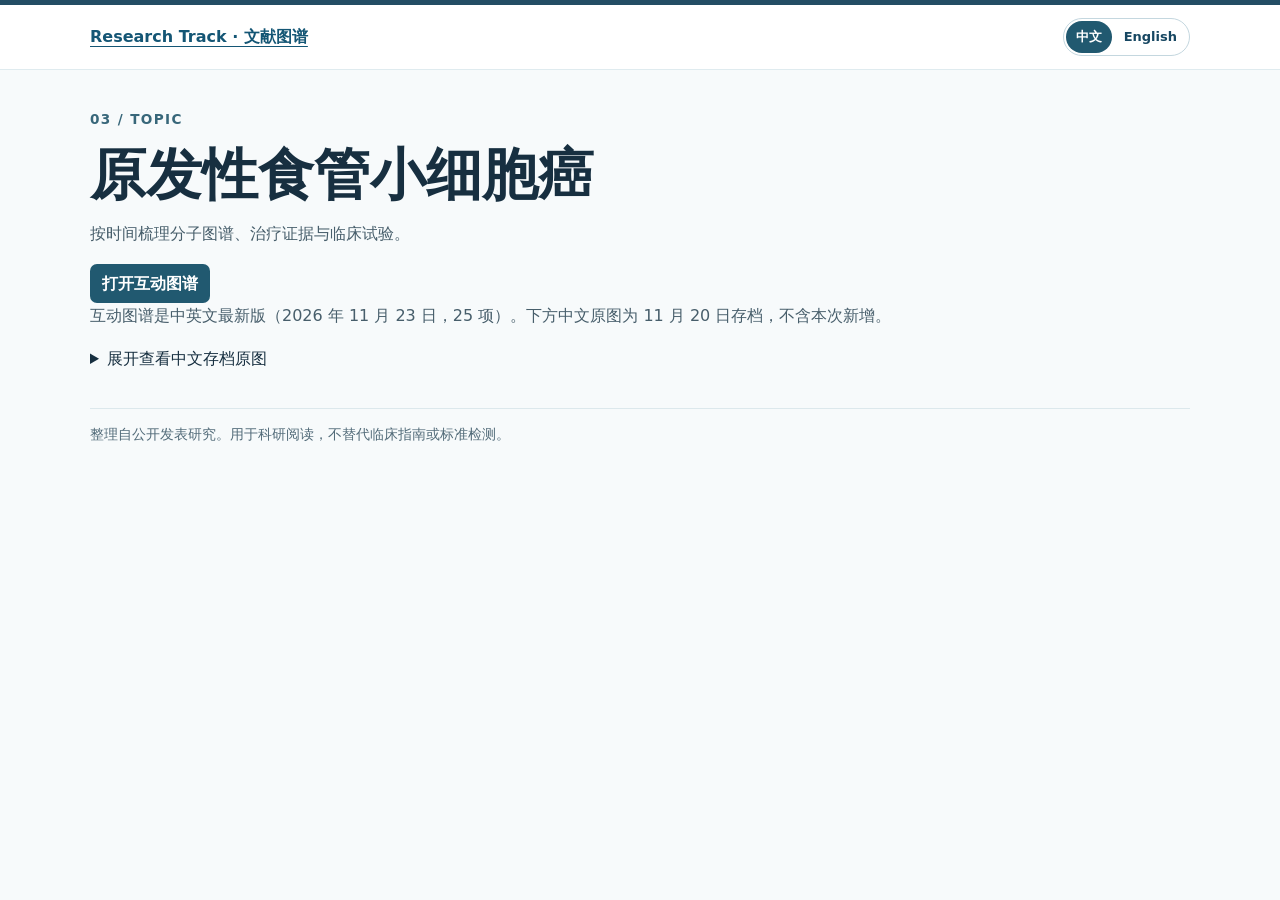
<file: scce/index.html>
<!doctype html><html lang="zh-CN"><head><meta charset="utf-8"><meta name="viewport" content="width=device-width,initial-scale=1"><title data-en="Primary Small-Cell Carcinoma of the Esophagus">原发性食管小细胞癌</title><meta name="description" content="消化道肿瘤公开研究文献图谱"><link rel="stylesheet" href="../assets/site.css?v=2"></head><body><header><nav><a href="../index.html" data-en="Research Track · Literature Atlas" data-locale>Research Track · 文献图谱</a></nav></header><main><span class="eyebrow">03 / TOPIC</span><h1 data-en="Primary Small-Cell Carcinoma of the Esophagus">原发性食管小细胞癌</h1><p data-en="A timeline of molecular atlases, treatment evidence, and clinical trials.">按时间梳理分子图谱、治疗证据与临床试验。</p><div class="buttons"><a class="btn primary" href="interactive.html" data-en="Open interactive map" data-locale>打开互动图谱</a></div><p data-en="The interactive map is the latest bilingual edition (November 23, 2026; 25 entries). The Chinese PNG below is the November 20 archive and does not include the latest addition.">互动图谱是中英文最新版（2026 年 11 月 23 日，25 项）。下方中文原图为 11 月 20 日存档，不含本次新增。</p><details><summary data-en="Show the archived Chinese figure">展开查看中文存档原图</summary><div class="buttons"><a class="btn" href="figure.png" data-en="Open archived PNG">打开存档 PNG</a><a class="btn" href="figure.png" download="scce.png" data-en="Download archived PNG">下载存档 PNG</a></div><figure class="figure"><a href="figure.png"><img src="figure.png" alt="原发性食管小细胞癌历史图谱，点击打开存档" data-alt-en="Primary Small-Cell Carcinoma of the Esophagus (original Chinese figure; click to open full size)"></a></figure></details></main><footer data-en="Based on published research. For evidence review, not a substitute for clinical guidelines or standard testing.">整理自公开发表研究。用于科研阅读，不替代临床指南或标准检测。</footer><script src="../assets/language.js?v=1"></script><script src="../assets/project-pages.js?v=1"></script></body></html>
</file>
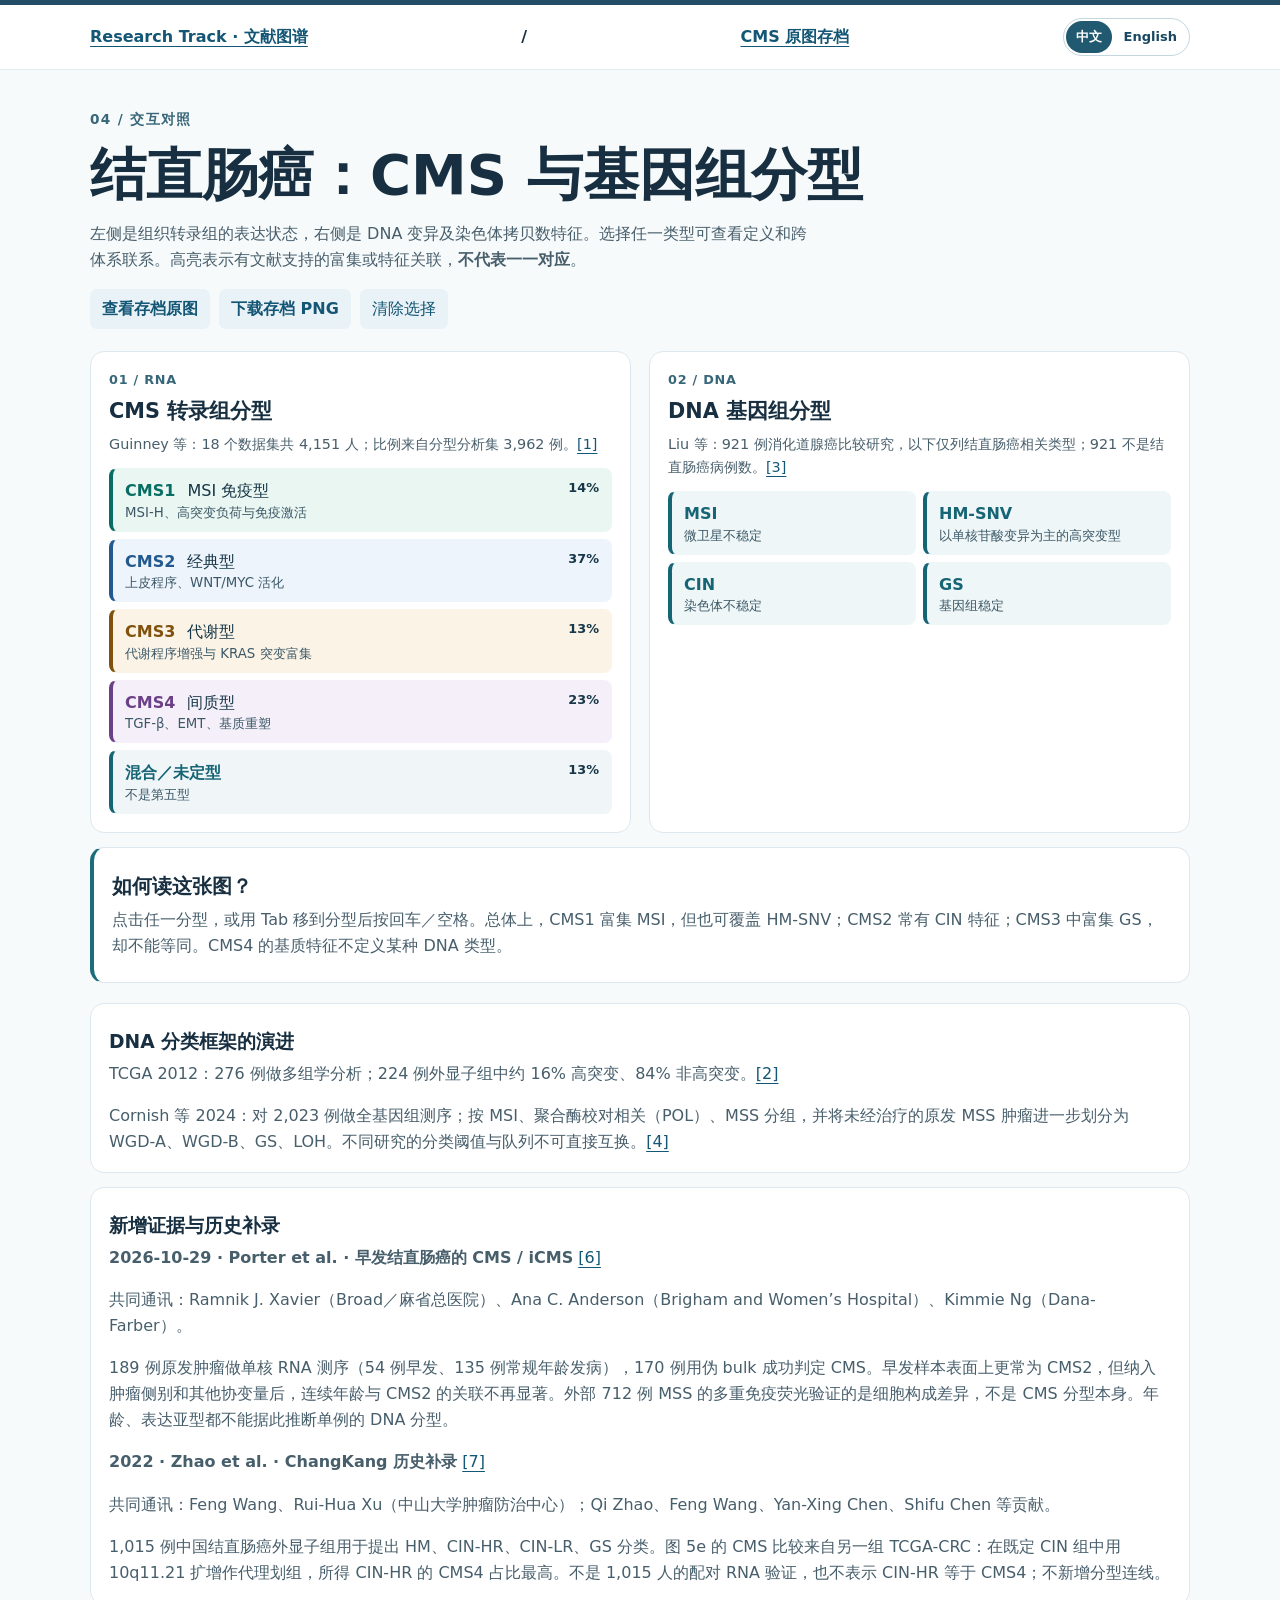
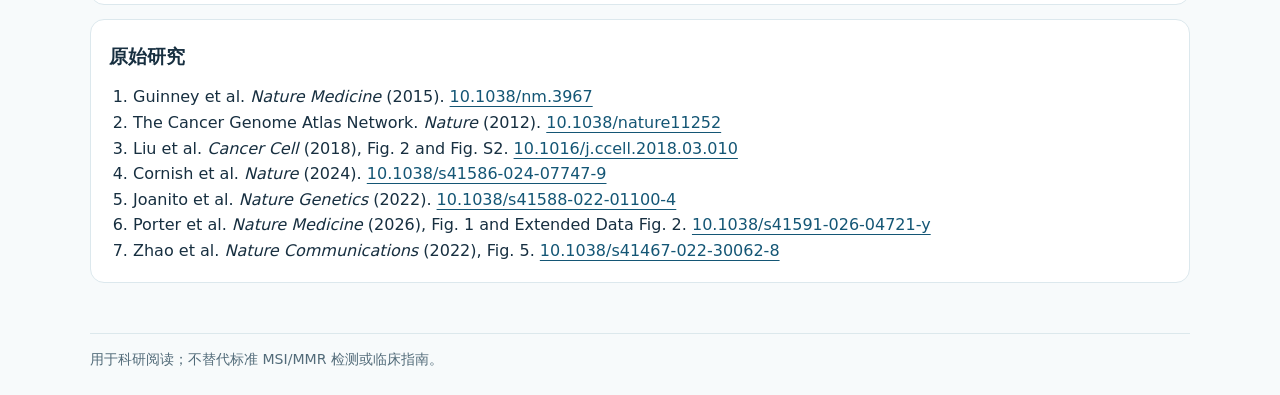
<file: crc-cms/interactive.html>
<!doctype html>
<html lang="zh-CN"><head><meta charset="utf-8"><meta name="viewport" content="width=device-width,initial-scale=1">
<meta name="description" content="交互式对照结直肠癌 CMS 转录组分型与 DNA 基因组分型，查阅富集关系与原始研究。">
<title>结直肠癌 CMS 与基因组分型 · 交互对照</title><link rel="stylesheet" href="../assets/site.css">
<style>
.intro{max-width:45em}.atlas{display:grid;grid-template-columns:1fr 1fr;gap:18px;margin:22px 0 14px}.atlas section,.detail,.note{background:white;border:1px solid #dce8ed;border-radius:14px;padding:18px}.atlas h2{font-size:1.3rem}.atlas p{font-size:.9rem;margin-bottom:12px}.nodes{display:grid;gap:7px}.nodes.dna{grid-template-columns:1fr 1fr}.node{display:block;text-align:left;background:var(--bg,#eef6f7);border:1px solid transparent;border-left:4px solid var(--ink,#166575);color:#173647;border-radius:8px;padding:9px 12px;font:inherit;cursor:pointer;min-width:0}.node strong{color:var(--ink,#166575);margin-right:7px}.node small{display:block;color:#3c5867;line-height:1.35}.node .pct{float:right;font-size:.8rem;font-weight:700}.node .badge{display:none;font-weight:750;margin:.25em 0 0}.node.is-selected{box-shadow:0 0 0 2px var(--ink,#166575)}.node.is-related{border:1px dashed #14677a;border-left-width:4px}.node.is-selected .badge,.node.is-related .badge{display:block}.node:hover{filter:brightness(.97)}button:focus-visible{outline:3px solid #147477;outline-offset:3px}.reset{border:0;font:inherit;cursor:pointer;color:#145675}.soft{background:#f0f5f8}.detail{margin:14px 0 20px;border-left:4px solid #1a6e79}.detail h2{font-size:1.25rem}.detail p{margin:6px 0}.note{margin-bottom:14px}.note h2{font-size:1.17rem}.note p:last-child{margin-bottom:0}.refs{margin-bottom:0;padding-left:1.5em}.refs a{overflow-wrap:anywhere}.kicker{display:block;color:#38677a;font-size:.8rem;font-weight:750;letter-spacing:.06em}
@media(max-width:670px){.atlas{grid-template-columns:1fr;gap:11px}.atlas section,.detail,.note{padding:15px}}@media(max-width:330px){.nodes.dna{grid-template-columns:1fr}.node .pct{float:none;display:block}}
</style></head><body><header><nav><a href="../index.html" data-crc-nav><span data-crc="home">Research Track · 文献图谱</span></a> <span aria-hidden="true">/</span> <a href="./index.html" data-crc-nav><span data-crc="original">CMS 原图存档</span></a></nav></header>
<main><span class="eyebrow"><span data-crc="eyebrow">04 / 交互对照</span></span><h1><span data-crc="title">结直肠癌：CMS 与基因组分型</span></h1>
<p class="intro"><span data-crc="introStart">左侧是组织转录组的表达状态，右侧是 DNA 变异及染色体拷贝数特征。选择任一类型可查看定义和跨体系联系。高亮表示有文献支持的富集或特征关联，</span><strong><span data-crc="introStrong">不代表一一对应</span></strong><span data-crc="punct">。</span></p>
<div class="buttons"><a class="btn" href="figure.png"><span data-crc="full">查看存档原图</span></a><a class="btn" href="figure.png" download="crc-cms.png"><span data-crc="download">下载存档 PNG</span></a><button class="btn reset" id="reset" type="button"><span data-crc="reset">清除选择</span></button></div>
<div class="atlas">
<section aria-labelledby="rna"><span class="kicker">01 / RNA</span><h2 id="rna"><span data-crc="rnaTitle">CMS 转录组分型</span></h2><p><span data-crc="rnaDesc">Guinney 等：18 个数据集共 4,151 人；比例来自分型分析集 3,962 例。</span><a href="#ref1">[1]</a></p>
<div class="nodes">
<button class="node" type="button" data-node="cms1" aria-pressed="false" style="--ink:#086d63;--bg:#eaf6f1"><strong>CMS1</strong> <span data-crc="cms1">MSI 免疫型</span> <span class="pct">14%</span><small><span data-crc="cms1sm">MSI-H、高突变负荷与免疫激活</span></small><small class="badge"></small></button>
<button class="node" type="button" data-node="cms2" aria-pressed="false" style="--ink:#23598e;--bg:#edf4fc"><strong>CMS2</strong> <span data-crc="cms2">经典型</span> <span class="pct">37%</span><small><span data-crc="cms2sm">上皮程序、WNT/MYC 活化</span></small><small class="badge"></small></button>
<button class="node" type="button" data-node="cms3" aria-pressed="false" style="--ink:#81520e;--bg:#fbf4e6"><strong>CMS3</strong> <span data-crc="cms3">代谢型</span> <span class="pct">13%</span><small><span data-crc="cms3sm">代谢程序增强与 KRAS 突变富集</span></small><small class="badge"></small></button>
<button class="node" type="button" data-node="cms4" aria-pressed="false" style="--ink:#6c4087;--bg:#f5effa"><strong>CMS4</strong> <span data-crc="cms4">间质型</span> <span class="pct">23%</span><small><span data-crc="cms4sm">TGF-β、EMT、基质重塑</span></small><small class="badge"></small></button>
<button class="node soft" type="button" data-node="mixed" aria-pressed="false"><strong><span data-crc="mixed">混合／未定型</span></strong> <span class="pct">13%</span><small><span data-crc="mism">不是第五型</span></small><small class="badge"></small></button>
</div></section>
<section aria-labelledby="dna"><span class="kicker">02 / DNA</span><h2 id="dna"><span data-crc="dnaTitle">DNA 基因组分型</span></h2><p><span data-crc="dnaDesc">Liu 等：921 例消化道腺癌比较研究，以下仅列结直肠癌相关类型；921 不是结直肠癌病例数。</span><a href="#ref3">[3]</a></p>
<div class="nodes dna">
<button class="node" type="button" data-node="msi" aria-pressed="false"><strong>MSI</strong><small><span data-crc="msism">微卫星不稳定</span></small><small class="badge"></small></button>
<button class="node" type="button" data-node="hm" aria-pressed="false"><strong>HM-SNV</strong><small><span data-crc="hmsm">以单核苷酸变异为主的高突变型</span></small><small class="badge"></small></button>
<button class="node" type="button" data-node="cin" aria-pressed="false"><strong>CIN</strong><small><span data-crc="cinsm">染色体不稳定</span></small><small class="badge"></small></button>
<button class="node" type="button" data-node="gs" aria-pressed="false"><strong>GS</strong><small><span data-crc="gssm">基因组稳定</span></small><small class="badge"></small></button>
</div></section>
</div>
<div class="detail" id="detail" aria-live="polite" aria-atomic="true"><h2><span data-crc="read">如何读这张图？</span></h2><p><span data-crc="initial">点击任一分型，或用 Tab 移到分型后按回车／空格。总体上，CMS1 富集 MSI，但也可覆盖 HM-SNV；CMS2 常有 CIN 特征；CMS3 中富集 GS，却不能等同。CMS4 的基质特征不定义某种 DNA 类型。</span></p></div>
<noscript><p><span data-crc="noscript">当前浏览器未启用 JavaScript；可打开原尺寸图查看完整对照。</span></p></noscript>
<section class="note"><h2><span data-crc="dnaEvo">DNA 分类框架的演进</span></h2><p><span data-crc="tcga">TCGA 2012：276 例做多组学分析；224 例外显子组中约 16% 高突变、84% 非高突变。</span><a href="#ref2">[2]</a></p><p><span data-crc="cornish">Cornish 等 2024：对 2,023 例做全基因组测序；按 MSI、聚合酶校对相关（POL）、MSS 分组，并将未经治疗的原发 MSS 肿瘤进一步划分为 WGD-A、WGD-B、GS、LOH。不同研究的分类阈值与队列不可直接互换。</span><a href="#ref4">[4]</a></p></section>
<section class="note" id="new-evidence" aria-labelledby="recent-title"><h2 id="recent-title"><span data-crc="newEvidence">新增证据与历史补录</span></h2>
<p><strong><span data-crc="porterTitle">2026-10-29 · Porter et al. · 早发结直肠癌的 CMS / iCMS</span></strong> <a href="#ref6">[6]</a></p>
<p><span data-crc="porterTeam">共同通讯：Ramnik J. Xavier（Broad／麻省总医院）、Ana C. Anderson（Brigham and Women’s Hospital）、Kimmie Ng（Dana-Farber）。</span></p>
<p><span data-crc="porterFinding">189 例原发肿瘤做单核 RNA 测序（54 例早发、135 例常规年龄发病），170 例用伪 bulk 成功判定 CMS。早发样本表面上更常为 CMS2，但纳入肿瘤侧别和其他协变量后，连续年龄与 CMS2 的关联不再显著。外部 712 例 MSS 的多重免疫荧光验证的是细胞构成差异，不是 CMS 分型本身。年龄、表达亚型都不能据此推断单例的 DNA 分型。</span></p>
<p><strong><span data-crc="zhaoTitle">2022 · Zhao et al. · ChangKang 历史补录</span></strong> <a href="#ref7">[7]</a></p>
<p><span data-crc="zhaoTeam">共同通讯：Feng Wang、Rui-Hua Xu（中山大学肿瘤防治中心）；Qi Zhao、Feng Wang、Yan-Xing Chen、Shifu Chen 等贡献。</span></p>
<p><span data-crc="zhaoFinding">1,015 例中国结直肠癌外显子组用于提出 HM、CIN-HR、CIN-LR、GS 分类。图 5e 的 CMS 比较来自另一组 TCGA-CRC：在既定 CIN 组中用 10q11.21 扩增作代理划组，所得 CIN-HR 的 CMS4 占比最高。不是 1,015 人的配对 RNA 验证，也不表示 CIN-HR 等于 CMS4；不新增分型连线。</span></p></section>
<section class="note"><h2><span data-crc="refs">原始研究</span></h2><ol class="refs">
<li id="ref1">Guinney et al. <i>Nature Medicine</i> (2015). <a href="https://doi.org/10.1038/nm.3967">10.1038/nm.3967</a></li>
<li id="ref2">The Cancer Genome Atlas Network. <i>Nature</i> (2012). <a href="https://doi.org/10.1038/nature11252">10.1038/nature11252</a></li>
<li id="ref3">Liu et al. <i>Cancer Cell</i> (2018), Fig. 2 and Fig. S2. <a href="https://doi.org/10.1016/j.ccell.2018.03.010">10.1016/j.ccell.2018.03.010</a></li>
<li id="ref4">Cornish et al. <i>Nature</i> (2024). <a href="https://doi.org/10.1038/s41586-024-07747-9">10.1038/s41586-024-07747-9</a></li>
<li id="ref5">Joanito et al. <i>Nature Genetics</i> (2022). <a href="https://doi.org/10.1038/s41588-022-01100-4">10.1038/s41588-022-01100-4</a></li>
<li id="ref6">Porter et al. <i>Nature Medicine</i> (2026), Fig. 1 and Extended Data Fig. 2. <a href="https://doi.org/10.1038/s41591-026-04721-y">10.1038/s41591-026-04721-y</a></li>
<li id="ref7">Zhao et al. <i>Nature Communications</i> (2022), Fig. 5. <a href="https://doi.org/10.1038/s41467-022-30062-8">10.1038/s41467-022-30062-8</a></li>
</ol></section></main><footer><span data-crc="footer">用于科研阅读；不替代标准 MSI/MMR 检测或临床指南。</span></footer>
<script src="../assets/language.js?v=1"></script>
<script src="en.js?v=20261123"></script>
<script>
'use strict';
const pageLocale = window.ResearchTrackLanguage;
const english = pageLocale?.lang === 'en' && typeof crcEn !== 'undefined';
if(pageLocale){
 pageLocale.mount(document.querySelector('header nav'));
 for(const link of document.querySelectorAll('header nav a[data-crc-nav]')) link.setAttribute('href',pageLocale.link(link.getAttribute('href')));
}
if(english){
 document.documentElement.lang='en';
 document.title=crcEn.pageTitle;
 document.querySelector('meta[name="description"]').content=crcEn.description;
 for(const el of document.querySelectorAll('[data-crc]')) el.textContent=crcEn.labels[el.dataset.crc];
}

const info={
 cms1:['CMS1 · MSI 免疫型','常见高突变负荷和明显免疫细胞浸润，富集 MSI-H 与 BRAF 突变。Liu 的下消化道队列里，CMS1 不能区分 DNA 层的 MSI 与 HM-SNV。', ['msi','hm'],[1,3]],
 cms2:['CMS2 · 经典型','典型上皮表达程序，WNT/MYC 活化，常见染色体不稳定及体细胞拷贝数改变。与 CIN 的连结表示特征相似，不代表每例 CMS2 都分到 CIN。', ['cin'],[1,3]],
 cms3:['CMS3 · 代谢型','代谢表达程序增强，KRAS 突变富集，拷贝数改变相对较少，并非全部是 MSS。Liu 的下消化道队列发现 GS 在 CMS3 中富集，但 CMS 整体不足以可靠区分 CIN 与 GS。', ['gs'],[1,3]],
 cms4:['CMS4 · 间质型','TGF-β、EMT、血管生成和基质重塑特征突出；含丰富基质／成纤维细胞信号。单细胞研究显示 CMS4 可包含 iCMS2 或 iCMS3 上皮。没有可据此指定的唯一 DNA 类型。', [],[1,5]],
 mixed:['混合／未定型 · 不是第五型','Guinney 等分析中约 13% 呈混合特征或未能明确归类，不能据此推断 DNA 分型，原研究的比例也不能直接外推到其他队列。', [],[1]],
 msi:['MSI · 微卫星不稳定','与错配修复缺陷及较多插入／缺失变异有关，部分病例伴 MLH1 甲基化沉默。MSI-H 在 CMS1 富集，但 CMS1 不是 MSI/MMR 检测。', ['cms1'],[1,3]],
 hm:['HM-SNV · 以单核苷酸变异为主的高突变型','高突变以单核苷酸变异为主，部分与 POLE 校对缺陷有关；不是 POLE 突变的同义词。CMS1 不能把此类与 MSI 区分开。', ['cms1'],[3]],
 cin:['CIN · 染色体不稳定','以非整倍体和较多体细胞拷贝数改变为特征。CMS2 常见 CIN 相关特征，但表达亚型不能用于判定每个病例的 DNA 类别。', ['cms2'],[1,3]],
 gs:['GS · 基因组稳定','相对较少染色体拷贝数改变且并非高突变，但不代表没有驱动突变。Liu 队列中 GS 在 CMS3 中富集，并非二者等同。', ['cms3'],[3]]
};
const nodes=[...document.querySelectorAll('[data-node]')],detail=document.getElementById('detail'),intro=detail.innerHTML;
let selected=null;
function select(id){
 selected=id;
 const url=new URL(location.href);
 if(id) url.searchParams.set('subtype',id); else url.searchParams.delete('subtype');
 if(url.href!==location.href) history.replaceState(history.state,'',url);
 const original=info[selected];
 const data=original&&english?[...crcEn.details[selected],original[2],original[3]]:original;
 for(const el of nodes){
  const active=el.dataset.node===selected,near=Boolean(data&&data[2].includes(el.dataset.node));
  el.setAttribute('aria-pressed',String(active));el.classList.toggle('is-selected',active);el.classList.toggle('is-related',near);
  el.querySelector('.badge').textContent=active?(english?'Selected':'已选择'):near?(english?'Related in the literature':'有文献联系'):'';
 }
 if(!data){detail.innerHTML=intro;return;}
 detail.innerHTML='<h2>'+data[0]+'</h2><p>'+data[1]+'</p><p>'+(english?'Sources: ':'证据来源： ')+data[3].map(n=>'<a href="#ref'+n+'" aria-label="'+(english?'Original study ':'原始研究 ')+n+'">['+n+']</a>').join(' ')+'</p>';
}
for(const el of nodes)el.addEventListener('click',()=>{
 select(selected===el.dataset.node?null:el.dataset.node);
 if(selected&&window.matchMedia('(max-width:670px)').matches)
  detail.scrollIntoView({block:'nearest'});
});
document.getElementById('reset').addEventListener('click',()=>select(null));
function restoreSelection(){
 const id = new URLSearchParams(location.search).get('subtype');
 if(Object.hasOwn(info,id))select(id);
}
restoreSelection();
</script></body></html>
</file>
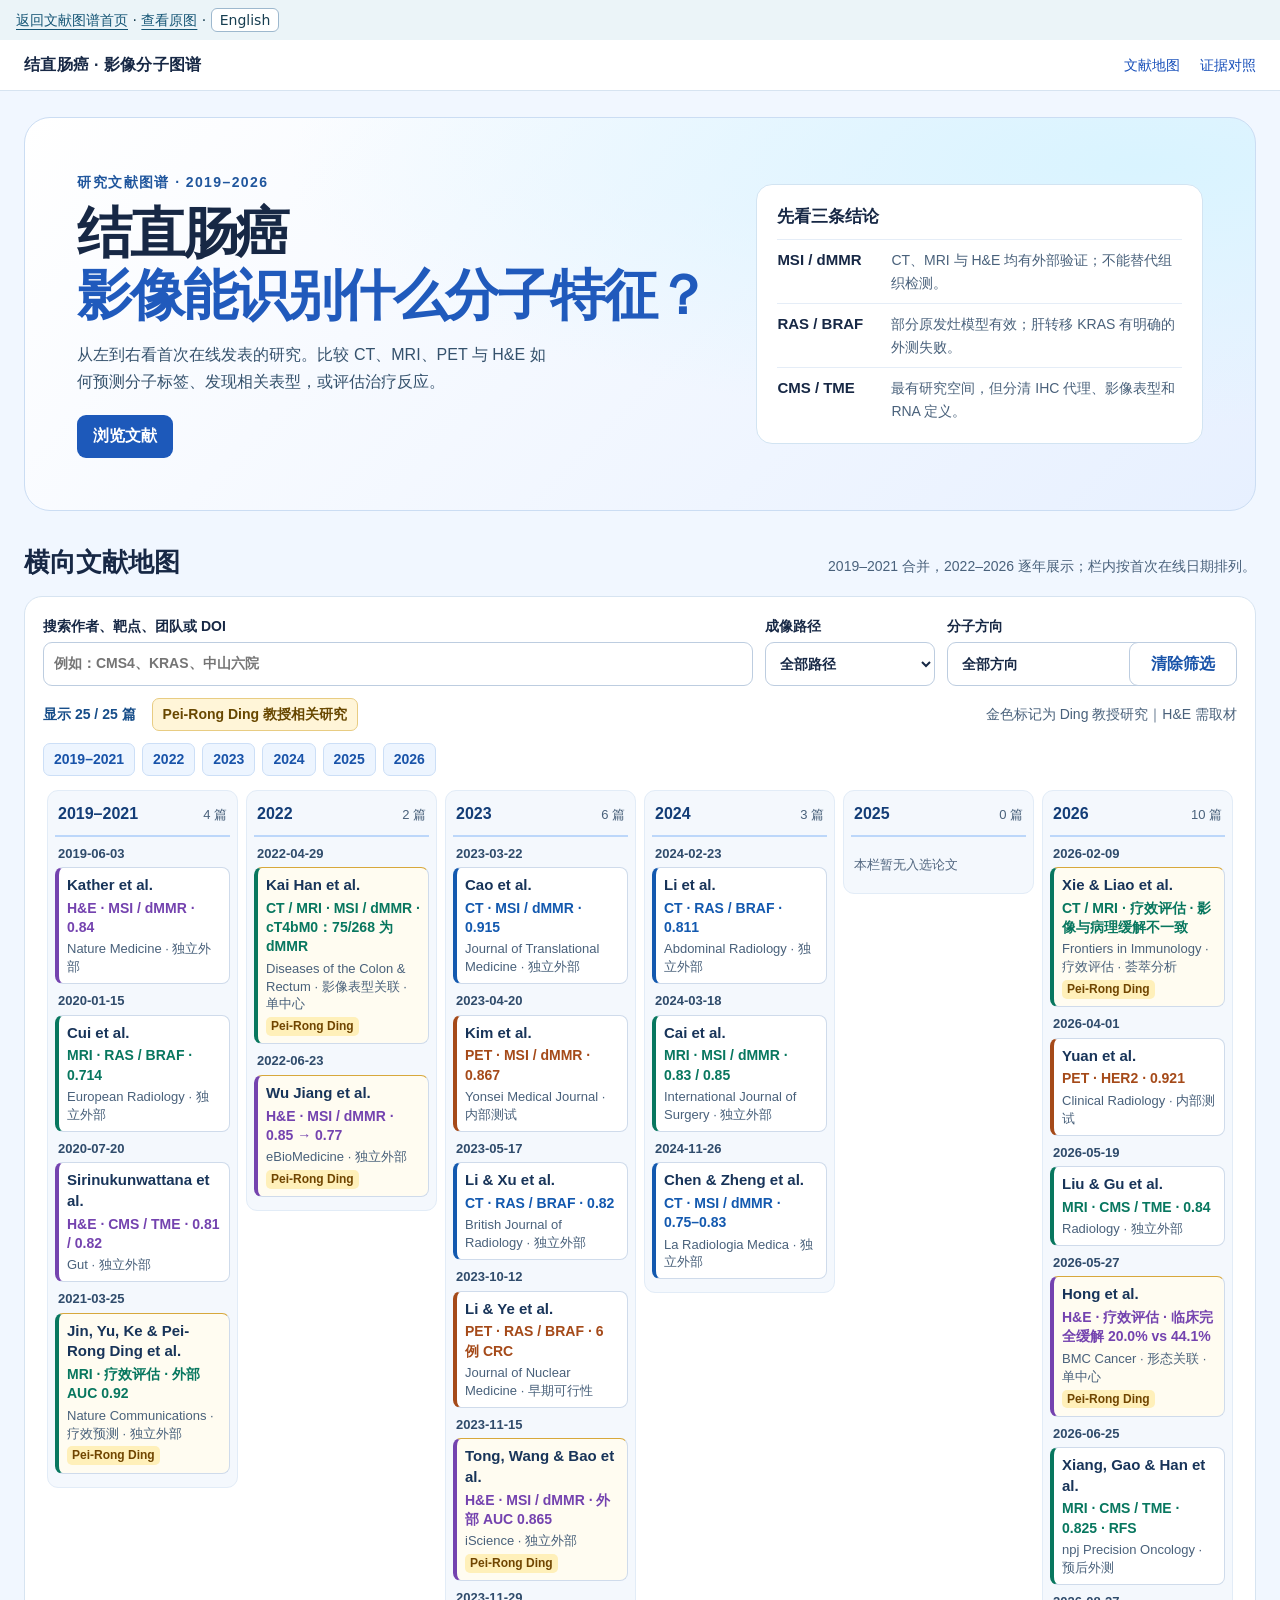
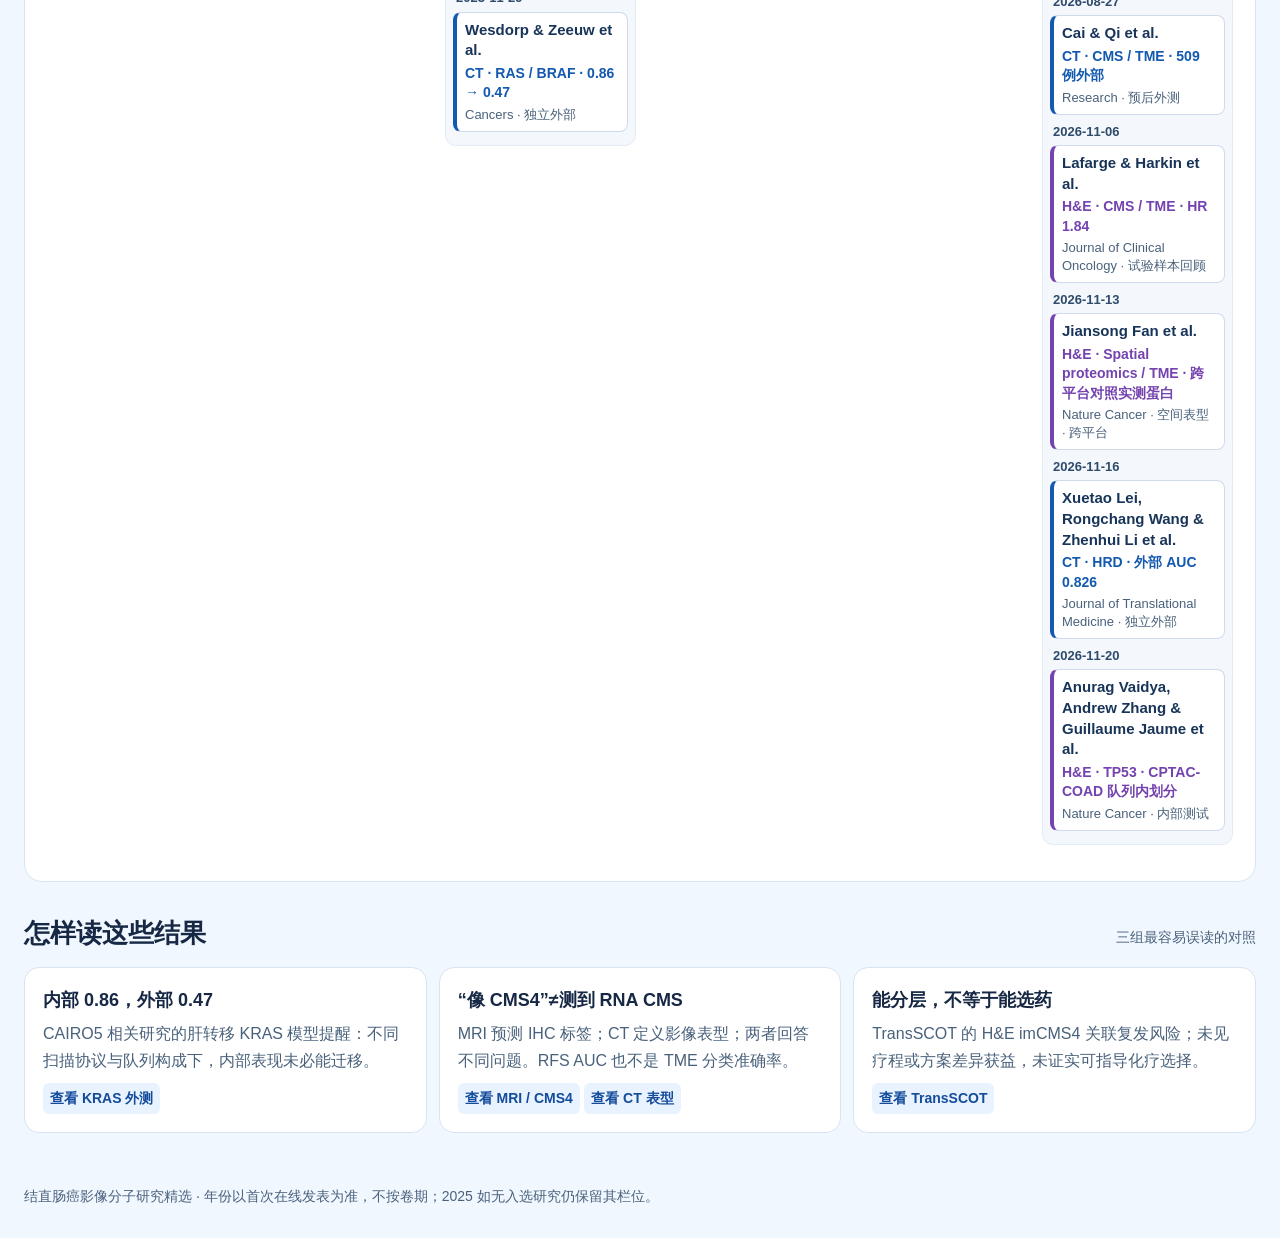
<file: crc-radiogenomics/interactive.html>
<!doctype html><html lang="zh-CN"><meta charset="utf-8"><meta name="viewport" content="width=device-width,initial-scale=1"><meta name="description" content="结直肠癌影像分子研究互动文献图谱，覆盖 CT、MRI、PET 和 H&E 数字病理。" data-atlas-content="Interactive colorectal cancer radiogenomics atlas covering CT, MRI, PET and H&amp;E digital pathology."><title data-atlas-en="Colorectal Cancer Radiogenomics Atlas">结直肠癌｜影像分子图谱</title>
<style>
:root{color-scheme:light;--ink:#172845;--muted:#49617b;--line:#d7e4f1;--paper:#fff;--blue:#215bd0;--bg:#f1f7ff;--ct:#1359af;--mri:#08775f;--pet:#a54a19;--he:#7443af}*{box-sizing:border-box}body{margin:0;font:16px/1.65 Arial,"Microsoft YaHei","PingFang SC",system-ui,sans-serif;color:var(--ink);background:var(--bg)}button,input,select{font:inherit;color:inherit}button,a,select{touch-action:manipulation}button{cursor:pointer}a{color:#174fba;text-decoration-thickness:1px;text-underline-offset:4px}button:focus-visible,a:focus-visible,input:focus-visible,select:focus-visible{outline:3px solid #1579d1;outline-offset:3px}h1,h2,h3,p{margin:0}header{border-bottom:1px solid var(--line);background:white}nav,main,footer{max-width:1290px;margin:auto}.bar{padding:12px 24px;display:flex;justify-content:space-between;align-items:center;gap:16px}.brand{font-weight:800;letter-spacing:.02em}.navlinks{display:flex;gap:20px;font-size:14px}.navlinks a{text-decoration:none}main{padding:26px 24px 52px}
.hero{border:1px solid #cbddf3;border-radius:26px;padding:clamp(24px,4.1vw,54px);display:grid;grid-template-columns:1.45fr 1fr;gap:32px;align-items:center;background:radial-gradient(ellipse at 91% 12%,#d9f4ff 0,transparent 54%),linear-gradient(135deg,#fff,#e7f0ff);overflow:hidden}.eyebrow{font-size:14px;letter-spacing:.1em;font-weight:800;color:#20569d;margin-bottom:8px}.hero h1{font-size:clamp(30px,4.3vw,60px);line-height:1.13;letter-spacing:-.045em}.hero h1 span{color:#205abc}.hero p{margin-top:16px;color:#35526d;max-width:53ch}.hero .go{display:inline-block;background:#1d59ba;color:white;border-radius:9px;padding:8px 16px;font-weight:700;text-decoration:none;margin-top:20px}.heroaside{background:#fff;border-radius:16px;border:1px solid #d2e4f2;padding:18px 20px}.heroaside h2{font-size:17px;margin-bottom:8px}.signals{display:grid;gap:6px}.signals div{display:grid;grid-template-columns:102px 1fr;gap:12px;align-items:baseline;border-top:1px solid #e5edf7;padding:8px 0 2px}.signals strong{font-size:15px}.signals span{font-size:14px;color:var(--muted)}
section{margin-top:30px;scroll-margin-top:16px}.section-head{display:flex;gap:14px;align-items:baseline;justify-content:space-between;margin-bottom:12px}.section-head h2{font-size:26px}.section-head p{color:var(--muted);font-size:14px}.panel{background:#fff;border:1px solid var(--line);border-radius:18px;padding:18px}.filter{display:grid;grid-template-columns:1fr 170px 170px 108px;gap:12px;align-items:end}.filter label{display:grid;gap:4px;font-size:14px;font-weight:700}.filter input,.filter select,.quiet{padding:8px 10px;min-height:44px;border:1px solid #bdcde0;border-radius:9px;background:#fff}.filter input{width:100%}.quiet{color:#1853a9;font-weight:700}.legend{display:flex;flex-wrap:wrap;gap:8px 16px;align-items:center;font-size:14px;color:var(--muted);margin:12px 0}.legend b{color:#164d89}.legend span:last-child{margin-left:auto}.timeline{overflow:auto;padding:0 1px 9px}.matrix{display:grid;grid-template-columns:82px repeat(4,minmax(206px,1fr));min-width:925px;gap:6px}.year{font-size:14px;font-weight:800;text-align:center;background:#eaf2fd;border-radius:7px;padding:6px}.mode{background:var(--tint);color:var(--hue);display:flex;align-items:center;justify-content:center;align-self:stretch;border-radius:9px;font-weight:900;position:sticky;left:0;z-index:1;border:1px solid var(--line)}.cell{background:#f4f8fd;min-height:75px;border-radius:9px;padding:6px;display:grid;align-content:start;gap:5px}.card{display:block;text-align:left;width:100%;background:white;border:1px solid #cfdbeb;border-left:4px solid var(--hue);border-radius:8px;padding:7px 9px;line-height:1.38}.card:hover{background:var(--tint);border-color:var(--hue)}.card strong,.card span{display:block}.card strong{font-size:15px;color:#183459}.card .metric{color:var(--hue);font-weight:800;font-size:14px;margin:3px 0}.card .detail{font-size:13px;color:var(--muted)}.ct{--hue:var(--ct);--tint:#eaf3ff}.mri{--hue:var(--mri);--tint:#e7f8f0}.pet{--hue:var(--pet);--tint:#fff0e6}.he{--hue:var(--he);--tint:#f4ecff}.mobilecards{display:none}.empty{padding:12px;border-radius:10px;background:#fff7e7;color:#6a4709;margin-top:8px}.cards3{display:grid;grid-template-columns:repeat(3,1fr);gap:12px}.compare{border:1px solid var(--line);border-radius:15px;background:white;padding:18px}.compare h3{font-size:18px;margin-bottom:6px}.compare p{color:var(--muted)}.compare button{margin-top:9px;padding:4px 7px;border:0;border-radius:6px;background:#e9f2ff;color:#144c9c;font-size:14px;font-weight:700}.next{background:#e9f6ff;border:1px solid #c9e4f6;border-radius:15px;padding:20px 22px}.next h2{font-size:23px}.next ol{padding-left:24px;margin:8px 0}.next li+li{margin-top:6px}.small{font-size:14px;color:var(--muted)}footer{padding:0 24px 30px;color:var(--muted);font-size:14px}
dialog{width:min(660px,calc(100% - 24px));max-height:calc(100dvh - 28px);padding:0;border:1px solid #bed2ea;border-radius:18px;box-shadow:0 24px 100px #10274b57;color:var(--ink)}dialog::backdrop{background:#122c4d80}.dialoginner{padding:24px}.dialoghead{display:flex;align-items:flex-start;justify-content:space-between;gap:10px}.dialoghead h2{line-height:1.25;font-size:26px}.close{width:76px;min-height:42px;flex:none;font-weight:700;border:1px solid #c7d8ed;background:#f4f8ff;border-radius:9px}.tag{display:inline-block;margin:7px 0;font-weight:800;color:var(--hue);background:var(--tint);border-radius:6px;padding:3px 9px;font-size:14px}.dialoginner dl{display:grid;grid-template-columns:108px 1fr;gap:10px 12px;margin:15px 0}.dialoginner dt{font-weight:800}.dialoginner dd{margin:0}.lim{border-left:4px solid #eaac4b;background:#fff6e6;padding:10px 13px;border-radius:4px 9px 9px 4px}.source{margin-top:12px}
@media(max-width:780px){main{padding:16px 12px 35px}.bar{padding:10px 14px}.hero{display:block;padding:22px;border-radius:18px}.heroaside{margin-top:16px}.filter{grid-template-columns:1fr 1fr}.filter label:first-child{grid-column:1/-1}.filter .quiet{grid-column:1/-1;justify-self:start}.cards3{grid-template-columns:1fr}.timeline{display:none}.mobilecards{display:grid;grid-template-columns:repeat(2,1fr);gap:8px}.section-head{display:block}.legend span:last-child{margin-left:0}}@media(max-width:410px){.mobilecards{grid-template-columns:1fr}.navlinks{gap:10px}.dialoginner{padding:16px}.dialoginner dl{grid-template-columns:1fr;gap:2px}.dialoginner dd{margin-bottom:6px}}@media print{header,.filter,.go,dialog{display:none}body,main,.panel,.hero{background:white}.timeline{display:block;overflow:visible}.matrix{min-width:0;grid-template-columns:65px repeat(4,1fr)}.card strong,.card .metric{font-size:11px}.card .detail{font-size:9px}.mobilecards{display:none}.cards3{break-inside:avoid}}

.chron{display:flex;gap:12px;width:max-content;min-width:100%;padding:22px 4px 12px;position:relative}.chron::before{content:"";position:absolute;top:36px;left:4px;right:4px;height:2px;background:#b6d0eb}.tick{position:relative;width:221px;flex:0 0 221px;padding-top:28px;display:flex;flex-direction:column;gap:8px}.tick::before{content:"";background:var(--hue);height:12px;width:12px;border:3px solid white;border-radius:50%;box-shadow:0 0 0 1px var(--hue);position:absolute;left:9px;top:9px}.tick time{color:#2f4b6b;font-variant-numeric:tabular-nums;font-weight:800;font-size:15px;padding-left:8px}.tick .card{min-height:130px;padding:10px 10px 9px;flex:1}.tick .badge{display:inline-block;margin:5px 0 0;font-size:12px;font-weight:700;color:#704500;background:#fff0ba;border-radius:5px;padding:1px 5px}.tick.feature .card{border-top-color:#d7a83c;background:#fffcf1}.jumps{display:flex;gap:7px;flex-wrap:wrap;margin:4px 0 0}.jumps button,.dingfilter{border:1px solid #ccdff7;background:#edf5ff;color:#1853a9;font-size:14px;font-weight:700;min-height:32px;padding:4px 10px;border-radius:7px}.dingfilter{background:#fff5d8;border-color:#e8cc82;color:#684700}.dingfilter[aria-pressed="true"]{background:#ffe69e;border-color:#b98728}.timeline{scroll-snap-type:x proximity;scrollbar-color:#8caed5 #eaf3ff}.tick{scroll-snap-align:start}.timeline[hidden]{display:none}
@media(max-width:780px){.timeline:not([hidden]){display:block}.tick{width:210px;flex-basis:210px}.legend span:last-child{margin-left:0}}@media print{.chron{width:100%;display:grid;grid-template-columns:repeat(5,1fr);gap:5px}.chron::before,.tick::before,.jumps,.dingfilter{display:none}.tick{width:auto;padding-top:0}.tick .card{min-height:0}.tick time{font-size:10px}}

.chron{display:grid;grid-template-columns:repeat(6,minmax(175px,1fr));width:100%;min-width:1122px;gap:8px;padding:14px 3px 9px;align-items:start}.chron::before{display:none}.bucket{min-width:175px;background:#f4f8fd;border:1px solid #e2ecf7;border-radius:11px;padding:7px;scroll-snap-align:start}.bucket h3{font-size:16px;color:#133d77;display:flex;justify-content:space-between;align-items:baseline;gap:4px;padding:3px 3px 7px;border-bottom:2px solid #bcd7fa;margin-bottom:6px}.bucket h3 span{font-size:13px;font-weight:400;color:#49617b}.bucket .tick{width:auto;display:block;padding:0;margin:6px 0;scroll-snap-align:none}.bucket .tick::before{display:none}.bucket .tick time{display:block;padding-left:3px;margin-bottom:3px;font-size:13px}.bucket .tick .card{min-height:0;padding:7px 8px}.bucket .tick .metric{margin-top:3px}.bucket .none{font-size:13px;color:#526780;padding:11px 3px}.bucket .tick .badge{margin-top:4px}
@media(max-width:780px){.chron{width:max-content;min-width:1122px}.bucket{width:180px}}@media print{.chron{min-width:0;grid-template-columns:repeat(6,minmax(0,1fr));gap:3px}.bucket{min-width:0;width:auto;padding:3px}.bucket h3,.bucket .tick time,.bucket .tick .card span{font-size:9px}}
</style><body><div style="padding:.5rem 1rem;color:#173e51;background:#ebf4f8;font:14px system-ui,sans-serif"><a style="color:#155575;text-decoration:underline" href="../index.html" data-atlas-en="Back to Research Track">返回文献图谱首页</a> · <a style="color:#155575;text-decoration:underline" href="index.html" data-atlas-en="View original figure (Chinese)">查看原图</a> · <button type="button" id="atlas-lang" style="border:1px solid #9db8ce;background:#fff;border-radius:6px;padding:3px 8px">English</button></div>
<header><nav class="bar" aria-label="页面导航" data-atlas-aria-label="Page navigation"><span class="brand" data-atlas-en="Colorectal Cancer · Radiogenomics Atlas">结直肠癌 · 影像分子图谱</span><div class="navlinks"><a href="#map" data-atlas-en="Literature map">文献地图</a><a href="#compare" data-atlas-en="Evidence comparisons">证据对照</a></div></nav></header>
<main><section class="hero" style="margin-top:0"><div><div class="eyebrow" data-atlas-en="Research atlas · 2019–2026">研究文献图谱 · 2019–2026</div><h1 data-atlas-en="Colorectal cancer">结直肠癌<br><span data-atlas-en="What can imaging tell us about molecular features?">影像能识别什么分子特征？</span></h1><p data-atlas-en="Follow studies from left to right by first online publication. Compare how CT, MRI, PET and H&amp;E predict molecular labels, identify associated phenotypes or assess treatment response.">从左到右看首次在线发表的研究。比较 CT、MRI、PET 与 H&E 如何预测分子标签、发现相关表型，或评估治疗反应。</p><a class="go" href="#map" data-atlas-en="Explore studies">浏览文献</a></div><aside class="heroaside"><h2 data-atlas-en="Three findings at a glance">先看三条结论</h2><div class="signals"><div><strong>MSI / dMMR</strong><span data-atlas-en="CT, MRI and H&amp;E have external validation, but do not replace tissue testing.">CT、MRI 与 H&E 均有外部验证；不能替代组织检测。</span></div><div><strong>RAS / BRAF</strong><span data-atlas-en="Some models work on primary tumors; a model for KRAS in liver metastases failed external testing.">部分原发灶模型有效；肝转移 KRAS 有明确的外测失败。</span></div><div><strong>CMS / TME</strong><span data-atlas-en="Distinguish IHC proxies, imaging phenotypes and RNA-defined subtypes.">最有研究空间，但分清 IHC 代理、影像表型和 RNA 定义。</span></div></div></aside></section>
<section id="map"><div class="section-head"><h2 data-atlas-en="Horizontal literature timeline">横向文献地图</h2><p data-atlas-en="2019–2021 are grouped; 2022–2026 have separate columns. Studies are ordered by first online publication.">2019–2021 合并，2022–2026 逐年展示；栏内按首次在线日期排列。</p></div><div class="panel"><div class="filter"><label data-atlas-en="Search author, target, team or DOI">搜索作者、靶点、团队或 DOI<input id="q" type="search" placeholder="例如：CMS4、KRAS、中山六院" data-atlas-placeholder="e.g. CMS4, KRAS, SYSU Sixth Hospital"></label><label data-atlas-en="Imaging modality">成像路径<select id="mode"><option value="" data-atlas-en="All modalities">全部路径</option><option>CT</option><option>MRI</option><option>PET</option><option>H&amp;E</option><option>CT / MRI</option></select></label><label data-atlas-en="Research target">分子方向<select id="target"><option value="" data-atlas-en="All targets">全部方向</option><option>MSI / dMMR</option><option>RAS / BRAF</option><option>CMS / TME</option><option>Spatial proteomics / TME</option><option>HER2</option><option>HRD</option><option>TP53</option><option value="疗效评估" data-atlas-en="Treatment response">疗效评估</option></select></label><button id="reset" class="quiet" type="button" data-atlas-en="Reset filters">清除筛选</button></div><div class="legend"><b id="count" role="status"></b><button id="ding" type="button" class="dingfilter" aria-pressed="false" data-atlas-en="Studies involving Pei-Rong Ding">Pei-Rong Ding 教授相关研究</button><span data-atlas-en="Gold marks Ding-related studies · H&amp;E requires tissue">金色标记为 Ding 教授研究｜H&E 需取材</span></div><div id="jumps" class="jumps" aria-label="跳到年份" data-atlas-aria-label="Jump to year"></div><div id="timeline" class="timeline" tabindex="0" aria-label="横向年度分组；各栏内按首次在线发表日期排序" data-atlas-aria-label="Horizontal timeline grouped by year and sorted by first online publication"><div id="matrix" class="chron"></div></div><p id="empty" class="empty" hidden data-atlas-en="No matching studies. Clear filters or try a different search.">没有匹配论文。请清除筛选或换一个关键词。</p></div></section>
<section id="compare"><div class="section-head"><h2 data-atlas-en="How to read these results">怎样读这些结果</h2><p data-atlas-en="Three distinctions that matter">三组最容易误读的对照</p></div><div class="cards3"><article class="compare"><h3 data-atlas-en="Internal AUC 0.86, external AUC 0.47">内部 0.86，外部 0.47</h3><p data-atlas-en="The CAIRO5-related liver metastasis study shows why performance may not transfer across scanning protocols or patient cohorts.">CAIRO5 相关研究的肝转移 KRAS 模型提醒：不同扫描协议与队列构成下，内部表现未必能迁移。</p><button type="button" data-paper="p6" data-atlas-en="See external KRAS test">查看 KRAS 外测</button></article><article class="compare"><h3 data-atlas-en="CMS4-like is not RNA-defined CMS">“像 CMS4”≠测到 RNA CMS</h3><p data-atlas-en="MRI predicts an IHC-defined label; CT defines an imaging phenotype. An RFS AUC does not measure TME classification accuracy.">MRI 预测 IHC 标签；CT 定义影像表型；两者回答不同问题。RFS AUC 也不是 TME 分类准确率。</p><button type="button" data-paper="p13" data-atlas-en="See MRI / CMS4">查看 MRI / CMS4</button> <button type="button" data-paper="p14" data-atlas-en="See CT phenotypes">查看 CT 表型</button></article><article class="compare"><h3 data-atlas-en="Prognostic stratification is not treatment selection">能分层，不等于能选药</h3><p data-atlas-en="In TransSCOT, H&amp;E imCMS4 was associated with recurrence risk. No differential benefit by chemotherapy duration or regimen was demonstrated.">TransSCOT 的 H&E imCMS4 关联复发风险；未见疗程或方案差异获益，未证实可指导化疗选择。</p><button type="button" data-paper="p17" data-atlas-en="See TransSCOT">查看 TransSCOT</button></article></div></section>
</main>
<footer data-atlas-en="Selected colorectal cancer radiogenomics studies. Years refer to first online publication, not issue dates. The 2025 column is retained even if empty.">结直肠癌影像分子研究精选 · 年份以首次在线发表为准，不按卷期；2025 如无入选研究仍保留其栏位。</footer>
<dialog id="paper" aria-labelledby="ptitle"><div class="dialoginner"><div class="dialoghead"><h2 id="ptitle"></h2><button class="close" type="button" id="close" data-atlas-en="Close">关闭</button></div><div id="ptag" class="tag"></div><dl><dt data-atlas-en="Journal / online publication">期刊 / 在线日</dt><dd id="pjournal"></dd><dt data-atlas-en="Research group / institutions">课题组 / 机构</dt><dd id="pteam"></dd><dt data-atlas-en="Cohort and validation">样本与验证</dt><dd id="pn"></dd><dt data-atlas-en="Key findings">主要发现</dt><dd id="pfind"></dd></dl><div class="lim"><strong data-atlas-en="Interpretation:">怎么解读：</strong><span id="plimit"></span></div><p class="source"><a id="psource" target="_blank" rel="noopener" data-atlas-en="View original paper">查看 DOI 原文</a></p></div></dialog>
<script type="application/json" id="papers">[{"id":"p1","year":2019,"mode":"H&E","target":"MSI / dMMR","author":"Kather et al.","team":"Jakob Nikolas Kather / Tom Luedde；德国亚琛、海德堡等","journal":"Nature Medicine","doi":"10.1038/s41591-019-0462-y","level":"独立外部","metric":"0.84","n":"DACHS 外部 378 例","find":"用常规 H&E 推断 MSI，展示了形态学中的分子代理信号。","limit":"独立 DACHS 的患者级 AUROC 0.84（95% CI 0.72–0.92）；不是直接测 MSI，也不是临床替代试验。","date":"2019-06-03"},{"id":"p2","year":2020,"mode":"MRI","target":"RAS / BRAF","author":"Cui et al.","team":"Xiaotang Yang；山西省肿瘤医院、上海新华医院合作","journal":"European Radiology","doi":"10.1007/s00330-019-06572-3","level":"独立外部","metric":"0.714","n":"直肠癌 390 例，外部 86 例","find":"用术前 T2 MRI 影像组学区分直肠癌 KRAS 突变。","limit":"外部 95% CI 0.602–0.827，区分度中等；不是 KRAS G12C 专项模型。","date":"2020-01-15"},{"id":"p3","year":2021,"mode":"H&E","target":"CMS / TME","author":"Sirinukunwattana et al.","team":"Viktor H. Koelzer、Jens Rittscher、Enric Domingo；苏黎世大学、牛津大学","journal":"Gut","doi":"10.1136/gutjnl-2019-319866","level":"独立外部","metric":"0.81 / 0.82","n":"TCGA 与 GRAMPIAN 外测","find":"早期 imCMS：用 H&E 预测转录组定义的 CMS。未做目标域适配时，两外部数据的四分类宏平均 AUC 分别为 0.81/0.82。","limit":"域适配后的更高数值用过目标数据的子集，不是完全未见的测试；未分类分子样本不纳入该评估。","date":"2020-07-20","dateNote":"首次在线发表如上；正式卷期年份 2021。"},{"id":"p18","date":"2021-03-25","mode":"MRI","target":"疗效评估","author":"Jin, Yu, Ke & Pei-Rong Ding et al.","team":"Pei-Rong Ding（中山大学肿瘤防治中心）为共同第一作者；Xiaojian Wu、Feng Gao（中山六院）、Ruijiang Li（Stanford）为通讯作者。","journal":"Nature Communications","doi":"10.1038/s41467-021-22188-y","level":"疗效预测 · 独立外部","metric":"外部 AUC 0.92","n":"训练 321 例，内部 160 例，SYSUCC 外部 141 例","find":"RP-Net 使用新辅助放化疗前后配对 MRI，同步分割和预测直肠癌术后病理完全缓解（pCR）。MRI 模型外部 AUC 0.92。","limit":"测试的是治疗后的病理缓解，不是术前单次影像识别 MSI/dMMR，也不是单靠模型决定免手术。","year":2021,"ding":true},{"id":"p22","year":2023,"date":"2022-04-29","dateNote":"首次上线据团队同期报道，正式刊期为 2023 年 10 月。","mode":"CT / MRI","target":"MSI / dMMR","author":"Kai Han et al.","team":"Pei-Rong Ding 团队，中山大学肿瘤防治中心；Kai Han 第一作者，Pei-Rong Ding 末位作者。","journal":"Diseases of the Colon & Rectum","doi":"10.1097/DCR.0000000000002466","level":"影像表型关联 · 单中心","metric":"cT4bM0：75/268 为 dMMR","n":"中山大学肿瘤防治中心，268 例影像临床分期 cT4bM0 结直肠癌。","find":"在临床影像分期为 cT4bM0 的队列中，75/268 例组织检测为 dMMR；肿瘤部位可进一步提示富集。此处采用原文分数，摘要百分比与该分数不一致。","limit":"影像分期与肿瘤部位是提示线索，不是 CT 或 MRI 分子分类器。该研究单中心、回顾性，未提供外部模型验证或分子分类 AUC。","ding":true},{"id":"p4","year":2022,"mode":"H&E","target":"MSI / dMMR","author":"Wu Jiang et al.","team":"Pei-Rong Ding、Li Li、Hui-Zhong Zhang 共同通讯；中山大学肿瘤防治中心。","journal":"eBioMedicine","doi":"10.1016/j.ebiom.2022.104120","level":"独立外部","metric":"0.85 → 0.77","n":"SYSUCC 手术 355 / 活检 341 张 WSI","find":"模型由 TCGA 开发，SYSUCC 外部手术切片和活检切片的 AUROC 约为 0.85 和 0.77。","limit":"两数字代表不同样本类型；活检不能直接沿用手术切片性能。回顾性分流模拟不等于减少常规检测的临床证据。","date":"2022-06-23","ding":true},{"id":"p5","year":2023,"mode":"CT","target":"MSI / dMMR","author":"Cao et al.","team":"Yanhong Deng；中山大学附属第六医院等","journal":"Journal of Translational Medicine","doi":"10.1186/s12967-023-04023-8","level":"独立外部","metric":"0.915","n":"1,812 例，外部 206 例","find":"增强 CT 自动模型 MMRnet 预测组织 dMMR，外部 AUC 0.915（95% CI 0.870–0.960）。","limit":"外部队列 dMMR 91/206；区分度可参考，阳性预测值和阈值不能直接移植到未筛选人群。","date":"2023-03-22"},{"id":"p8","year":2023,"mode":"PET","target":"MSI / dMMR","author":"Kim et al.","team":"Jae-Hoon Lee、Jeonghyun Kang；延世大学 Gangnam Severance Hospital","journal":"Yonsei Medical Journal","doi":"10.3349/ymj.2022.0548","level":"内部测试","metric":"0.867","n":"233 例，内部测试 94 例","find":"FDG PET/CT 影像组学内部 AUC 0.867，常规 PET 参数模型 0.794。","limit":"FDG 反映葡萄糖代谢，不是 MSI 特异性探针；单中心结果。","date":"2023-04-20"},{"id":"p7","year":2023,"mode":"CT","target":"RAS / BRAF","author":"Li & Xu et al.","team":"Manman Li、Guodong Xu、Feng Feng；南通大学附属肿瘤医院、盐城市第一人民医院等","journal":"British Journal of Radiology","doi":"10.1259/bjr.20230019","level":"独立外部","metric":"0.82","n":"原发 CRC 451 例，外部 136 例","find":"CT＋年龄、部位和临床 N 分期预测 BRAF V600E，外部 AUC 0.82（95% CI 0.75–0.90）。","limit":"是联合模型，不是纯 CT；标签为 PCR 结果，不能用影像替代个体 V600E 检测。","date":"2023-05-17"},{"id":"p9","year":2023,"mode":"PET","target":"RAS / BRAF","author":"Li & Ye et al.","team":"Fei Kang、Jing Wang；空军军医大学西京医院","journal":"Journal of Nuclear Medicine","doi":"10.2967/jnumed.123.265715","level":"早期可行性","metric":"6 例 CRC","n":"14 例患者：6 CRC、8 NSCLC","find":"KRAS G12C 靶向示踪剂 [¹⁸F]PFPMD 首人体研究；两癌种合并显示突变组摄取较高。","limit":"不是 FDG 代理，也不是广义 RAS；没有独立 CRC 诊断性能或临床效用验证。","date":"2023-10-12"},{"id":"p19","date":"2023-11-15","mode":"H&E","target":"MSI / dMMR","author":"Tong, Wang & Bao et al.","team":"Xiangming Xu（浙江大学医学院附属第一医院）及 Pei-Rong Ding（中山大学肿瘤防治中心）等团队合作；Pei-Rong Ding 为共同通讯作者，SYSUCC 提供独立外测队列。","journal":"iScience","doi":"10.1016/j.isci.2023.108468","level":"独立外部","metric":"外部 AUC 0.865","n":"训练与内部验证来自浙大一院；中山大学肿瘤防治中心独立验证","find":"SPEED 在 H&E 全切片上用分割式深度学习预测组织 dMMR/pMMR，以四标记 MMR-IHC 为参照。模型本身外测 AUC 0.865。","limit":"原文的人机融合结果不能写成独立模型 AUC。回顾性研究，不能取代组织 MMR-IHC。","year":2023,"ding":true},{"id":"p6","year":2023,"mode":"CT","target":"RAS / BRAF","author":"Wesdorp & Zeeuw et al.","team":"Nina Wesdorp、Michiel Zeeuw；Amsterdam UMC / Dutch Colorectal Cancer Group 合作","journal":"Cancers","doi":"10.3390/cancers15235648","level":"独立外部","metric":"0.86 → 0.47","n":"开发 255 人，外部 129 人","find":"CAIRO5 相关研究：利用增强 CT 预测结直肠癌肝转移 KRAS，集成模型内部 AUC 0.86，外部仅 0.47。","limit":"切片厚度、病例构成和转移灶负荷均不同；不能从这项结果外推所有原发灶模型失败，但它已否定该模型的跨队列直接迁移。","date":"2023-11-29"},{"id":"p10","year":2024,"mode":"CT","target":"RAS / BRAF","author":"Li et al.","team":"Manman Li、Feng Feng、Guodong Xu；南通、盐城等中心","journal":"Abdominal Radiology","doi":"10.1007/s00261-024-04218-7","level":"独立外部","metric":"0.811","n":"原发 CRC 408 例，外部 129 例","find":"CT 放射组学联合年龄与原发部位预测 KRAS，外部 AUC 0.811。","limit":"不是 KRAS G12C 专项；不能把这项原发灶结果与肝转移灶直接比较。","date":"2024-02-23"},{"id":"p11","year":2024,"mode":"MRI","target":"MSI / dMMR","author":"Cai et al.","team":"顺德医院、佛山市第一人民医院、广东省人民医院合作","journal":"International Journal of Surgery","doi":"10.1097/JS9.0000000000001335","level":"独立外部","metric":"0.83 / 0.85","n":"直肠癌 475 例，外部 93 例","find":"多参数 MRI 肿瘤亚区本身外部 AUC 0.83；加入临床影像特征为 0.85。","limit":"注意阳性例数和适用人群；结果不能直接外推到结肠癌。","date":"2024-03-18"},{"id":"p12","year":2025,"mode":"CT","target":"MSI / dMMR","author":"Chen & Zheng et al.","team":"Xian Liu、Liming Zhong、Zhibo Wen；广州中医药大学二附院、南方医科大学等","journal":"La Radiologia Medica","doi":"10.1007/s11547-024-01909-5","level":"独立外部","metric":"0.75–0.83","n":"2,180 例，外部 732 例","find":"术前增强 CT 的两种纯影像模型外部 AUC 0.75/0.77；加入临床病理特征后的对应联合模型 AUC 0.83/0.82。","limit":"纯影像与联合模型要分开报告；落地到术前需要查清每项输入何时取得。2024 年在线，2025 年卷期。","date":"2024-11-26","dateNote":"首次在线发表如上；正式卷期年份 2025。"},{"id":"p21","date":"2026-02-09","mode":"CT / MRI","target":"疗效评估","author":"Xie & Liao et al.","team":"Pei-Rong Ding、Wu Jiang 共同通讯；中山大学肿瘤防治中心。","journal":"Frontiers in Immunology","doi":"10.3389/fimmu.2026.1680500","level":"疗效评估 · 荟萃分析","metric":"影像与病理缓解不一致","n":"已知 MSI-H/dMMR CRC；按纳入研究的治疗后影像与病理结果汇总","find":"接受新辅助免疫治疗后，影像上的残余异常不一定意味着仍有活肿瘤；影像和病理完全缓解之间存在不一致。","limit":"这是已知 MSI-H/dMMR 病例的治疗后疗效评估，不是用 CT/MRI 识别分子分型，也不是免手术规则。","year":2026,"ding":true},{"id":"p16","year":2026,"mode":"PET","target":"HER2","author":"Yuan et al.","team":"Zengbei Yuan、Jun Zhao、Na Qi；上海市东方医院（同济大学附属）","journal":"Clinical Radiology","doi":"10.1016/j.crad.2026.107355","level":"内部测试","metric":"0.921","n":"98 例，HER2 阳性 27 例","find":"FDG PET/MR 与 T1、T2 的纹理特征联合预测病理 HER2 状态。","limit":"不是 PET/CT，也不是 HER2 特异性示踪；未见独立外部测试。","date":"2026-04-01","dateNote":"PubMed 在线日期；卷期为 2026 年 6 月。"},{"id":"p13","year":2026,"mode":"MRI","target":"CMS / TME","author":"Liu & Gu et al.","team":"Tong Tong、Dan Huang；复旦大学附属肿瘤医院等","journal":"Radiology","doi":"10.1148/radiol.251719","level":"独立外部","metric":"0.84","n":"253 例，多中心","find":"T2＋增强 T1 预测 IHC 代理的 CMS4 对其他亚型：外部 AUC 0.84（95% CI 0.73–0.95）。转录组分析支持与 TGF-β / EMT 相关。","limit":"主要标签不是逐例 RNA CMS；不是四分类性能，也不是伴随诊断。","date":"2026-05-19"},{"id":"p20","date":"2026-05-27","mode":"H&E","target":"疗效评估","author":"Hong et al.","team":"Pei-Rong Ding 团队，中山大学肿瘤防治中心；Pei-Rong Ding 参与研究构思并任通讯作者。","journal":"BMC Cancer","doi":"10.1186/s12885-026-16231-8","level":"形态关联 · 单中心","metric":"临床完全缓解 20.0% vs 44.1%","n":"220 例已知 dMMR 局限性 CRC；25 例黏液腺癌","find":"在接受新辅助免疫治疗的已知 dMMR 患者中，黏液腺癌较非黏液腺癌的临床完全缓解率更低（20.0% 对 44.1%）。","limit":"病理形态与疗效的回顾性关联；没有比较未用免疫治疗的对照，不能据此判定治疗交互，也不是 dMMR 状态预测。","year":2026,"ding":true},{"id":"p15","year":2026,"mode":"MRI","target":"CMS / TME","author":"Xiang, Gao & Han et al.","team":"Guiyu Wang；哈尔滨医科大学附属二院、哈尔滨医科大学附属肿瘤医院","journal":"npj Precision Oncology","doi":"10.1038/s41698-026-01580-1","level":"预后外测","metric":"0.825 · RFS","n":"2,060 例；外部 492；scRNA 7","find":"术前 T2 MRI 提取三类影像表型，对应免疫排斥、T 细胞富集及 CAF 富集信号；外部联合模型五年 RFS AUC 0.825。","limit":"0.825 是预后而非 TME 判别 AUC；联合模型含病理 TNM，单细胞支持仅 7 例。","date":"2026-06-25"},{"id":"p14","year":2026,"mode":"CT","target":"CMS / TME","author":"Cai & Qi et al.","team":"Du Cai、Feng Gao、Xiaojian Wu 等；中山大学附属第六医院及宁波等合作","journal":"Research","doi":"10.34133/research.1435","level":"预后外测","metric":"509 例外部","n":"表型发现 3,267 例；宁波外部 509 例","find":"CT 基础模型＋影像组学定义与生存相关的 CT-S1/CT-S2；高风险表型富集 CMS4 样与间质程序。","limit":"外部队列支持预后分层，不是 CMS4 判别准确率。分子相关为探索性，没有治疗交互验证。","date":"2026-08-27"},{"id":"p17","year":2026,"mode":"H&E","target":"CMS / TME","author":"Lafarge & Harkin et al.","team":"David Church、Viktor H. Koelzer；TransSCOT / S:CORT / imCMS 协作组","journal":"Journal of Clinical Oncology","doi":"10.1200/JCO-25-02761","level":"试验样本回顾","metric":"HR 1.84","n":"2,816 可分析；完全调整 1,877","find":"imCMS4 对 imCMS2 的调整后复发间期 HR 1.84（95% CI 1.44–2.36），具有预后价值。","limit":"未正式检验同批 RNA CMS 一致性；未发现疗程或方案的差异获益。疗程随机，CAPOX/FOLFOX 方案并非随机。","date":"2026-11-06"},{"id":"p23","year":2026,"date":"2026-11-13","mode":"H&E","target":"Spatial proteomics / TME","author":"Jiansong Fan et al.","journal":"Nature Cancer","doi":"10.1038/s43018-026-01270-8","level":"空间表型 · 跨平台","team":"Sen Yang（蚂蚁医疗）、Wenjun Deng（麻省总医院／Harvard）、Xiang Pan（江南大学）、Shanye Yin（Albert Einstein／Montefiore）共同通讯。","metric":"跨平台对照实测蛋白","n":"结肠癌 G4X 内测 6 例；另有 HEMIT 和 CODEX 跨平台实测对照。TCGA-COAD 下游 MSI 和 OS 评价 183 例。","find":"Hist2Prot 从 H&E 推断单细胞空间蛋白，对照 CRC 实测标记；另在 TCGA-COAD 五折评价 MSI 与 OS。","limit":"虚拟蛋白不是实测；未验证 RNA CMS、术后首次复发或差异治疗获益。TCGA 五折是队列内分析；私有治疗队列未公开。"},{"id":"p24","year":2026,"date":"2026-11-16","mode":"CT","target":"HRD","author":"Xuetao Lei, Rongchang Wang & Zhenhui Li et al.","journal":"Journal of Translational Medicine","doi":"10.1186/s12967-026-09237-0","level":"独立外部","team":"Haijun Deng（南方医院）、Weicai Huang 与 Jingsong Chen（广州医科大学附属第一医院）共同通讯；云南省肿瘤医院等合作。","metric":"外部 AUC 0.826","n":"2,065 例总队列；HRD 分类 385 例（训练 210、内部 90、外部 85）。","find":"术前门静脉期增强 CT 的深度影像组学预测研究定义的 HRD；外部 AUC 0.826（95% CI 0.729–0.906）。","limit":"每位患者仅用一种参考检测：RAD51 功能法或 NGS（BRCA1/2 致病变异或基因组瘢痕评分 ≥30）。未证明两种标签等价；外部分型队列无生存随访。化疗交互为回顾性关联，不指导选药。","dateNote":"在线接收稿，终版排版待更新。"},{"id":"p26","year":2026,"date":"2026-11-20","mode":"H&E","target":"TP53","author":"Anurag Vaidya, Andrew Zhang & Guillaume Jaume et al.","journal":"Nature Cancer","doi":"10.1038/s43018-026-01252-w","level":"内部测试","team":"Faisal Mahmood 通讯，Long Phi Le 共同指导；Mass General Brigham、哈佛医学院与 Broad Institute 等。","metric":"CPTAC-COAD 队列内划分","n":"CPTAC-COAD 队列：作者公布的下游任务配置含 94 个病例 ID。","find":"THREADS 用分子数据对齐组织形态，正式论文 Fig. 3 报告 CPTAC-COAD 范围内的 TP53 突变推断。","limit":"同队列患者级评估。CPTAC 不属于预训练数据，不等于独立下游跨中心验证；TP53 突变也不等于 p53 IHC。"}]</script>
<script src="../assets/language.js?v=1"></script><script src="atlas-en.js?v=2"></script><script>
const $=id=>document.getElementById(id), papers=JSON.parse($('papers').textContent), byId=new Map(papers.map(p=>[p.id,p])), hue={'CT':'ct','MRI':'mri','PET':'pet','H&E':'he','CT / MRI':'mri'};let opener=null,dingOnly=false;
const lang=e=>locale==='en'?e[0]:e[1];
const readLang=()=>{const q=new URL(location.href).searchParams.get('lang');if(q==='en'||q==='zh')return q;try{return localStorage.getItem('researchTrack.lang')==='en'?'en':'zh'}catch{return 'zh'}};
let locale=window.ResearchTrackLanguage?.lang||readLang();
const studyEN=window.ATLAS_EN||{}, levelEN={'独立外部':'Independent external test','空间表型 · 跨平台':'Spatial phenotype · cross-platform','疗效预测 · 独立外部':'Response prediction · external test','影像表型关联 · 单中心':'Imaging association · single center','内部测试':'Internal test','早期可行性':'Early feasibility','疗效评估 · 荟萃分析':'Response assessment · meta-analysis','形态关联 · 单中心':'Morphology association · single center','预后外测':'External prognostic test','试验样本回顾':'Retrospective trial specimens'};
const pick=(p,k)=>locale==='en'?(studyEN[p.id]?.[k]||p[k]):p[k];
const targetText=p=>p.target==='疗效评估'&&locale==='en'?'Treatment response':p.target;
const levelText=p=>locale==='en'?(levelEN[p.level]||p.level):p.level;
const attrs=['aria-label','placeholder','content'];
const statics=[...document.querySelectorAll('[data-atlas-en]')].map(el=>({el,txt:el.firstChild,zh:el.firstChild.textContent,en:el.dataset.atlasEn}));
const attributes=attrs.flatMap(k=>[...document.querySelectorAll('[data-atlas-'+k+']')].map(el=>({el,k,zh:el.getAttribute(k),en:el.getAttribute('data-atlas-'+k)})));
function applyLang(){
 document.documentElement.lang=locale==='en'?'en':'zh-CN';
 statics.forEach(({txt,zh,en})=>txt.textContent=locale==='en'?en:zh);
 attributes.forEach(({el,k,zh,en})=>el.setAttribute(k,locale==='en'?en:zh));
 $('atlas-lang').textContent=locale==='en'?'中文':'English';
 $('atlas-lang').lang=locale==='en'?'zh':'en';
 for(const a of document.querySelectorAll('a[data-atlas-en]')){const href=a.getAttribute('href');if(!href||href.startsWith('#'))continue;const u=new URL(href,location.href);u.searchParams.set('lang',locale);a.href=u.href;}
}
const node=(tag,cls,txt)=>{const n=document.createElement(tag);if(cls)n.className=cls;if(txt)n.textContent=txt;return n};
function card(p){const n=node('button','card '+hue[p.mode]);n.type='button';n.dataset.paper=p.id;n.append(node('strong','',p.author),node('span','metric',p.mode+' · '+targetText(p)+' · '+pick(p,'metric')),node('span','detail',p.journal+' · '+levelText(p)));if(p.ding)n.append(node('span','badge','Pei-Rong Ding'));return n}
const bands=[['2019–2021',2019,2021],['2022',2022,2022],['2023',2023,2023],['2024',2024,2024],['2025',2025,2025],['2026',2026,2026]];
function render(){const q=$('q').value.trim().toLowerCase().split(/\s+/).filter(Boolean),mode=$('mode').value,target=$('target').value;const rows=papers.filter(p=>(!dingOnly||p.ding)&&(!mode||p.mode===mode||((mode==='CT'||mode==='MRI')&&p.mode==='CT / MRI'))&&(!target||p.target===target)&&q.every(v=>[...Object.values(p),...Object.values(studyEN[p.id]||{}),targetText(p),levelText(p)].join(' ').toLowerCase().includes(v)));const m=$('matrix'), j=$('jumps');m.replaceChildren();j.replaceChildren();const filtered=Boolean(q.length||mode||target||dingOnly);
for(const [label,lo,hi] of bands){const basin=node('section','bucket');basin.style.marginTop='0';const curr=rows.filter(p=>{const y=Number(p.date.slice(0,4));return y>=lo&&y<=hi});const hdr=node('h3','',label);hdr.append(node('span','',locale==='en'?curr.length+(curr.length===1?' study':' studies'):curr.length+' 篇'));basin.append(hdr);for(const p of curr){const tick=node('div','tick '+hue[p.mode]+(p.ding?' feature':''));const dt=node('time','',p.date);dt.dateTime=p.date;tick.append(dt,card(p));basin.append(tick)}if(!curr.length)basin.append(node('p','none',filtered?lang(['No matching studies','本栏无匹配论文']):lang(['No selected studies','本栏暂无入选论文'])));m.append(basin);const b=node('button','',label);b.type='button';b.addEventListener('click',()=>{$('timeline').scrollTo({left:Math.max(0,basin.offsetLeft-4),behavior:'smooth'})});j.append(b)}
$('timeline').scrollLeft=0;$('count').textContent=locale==='en'?'Showing '+rows.length+' / '+papers.length+' studies':'显示 '+rows.length+' / '+papers.length+' 篇';$('empty').hidden=!!rows.length;$('ding').setAttribute('aria-pressed',String(dingOnly))}
function show(id,source){const p=byId.get(id);if(!p)return;opener=source;$('ptitle').textContent=p.author+' | '+targetText(p);$('ptag').className='tag '+hue[p.mode];$('ptag').textContent=p.mode+' · '+levelText(p);$('pjournal').textContent=p.journal+' · '+p.date+(p.dateNote?' ('+pick(p,'dateNote')+')':'');$('pteam').textContent=pick(p,'team');$('pn').textContent=pick(p,'n');$('pfind').textContent=pick(p,'find');$('plimit').textContent=pick(p,'limit');$('psource').href='https://doi.org/'+p.doi;$('psource').textContent=lang(['Original paper · ','原文 · '])+p.doi;$('paper').showModal();$('close').focus()}
document.addEventListener('click',e=>{const b=e.target.closest('[data-paper]');if(b)show(b.dataset.paper,b)});$('close').addEventListener('click',()=>$('paper').close());$('paper').addEventListener('click',e=>{if(e.target===$('paper'))$('paper').close()});$('paper').addEventListener('close',()=>{if(opener?.isConnected)opener.focus()});$('q').addEventListener('input',render);for(const k of ['mode','target'])$(k).addEventListener('change',render);$('ding').addEventListener('click',()=>{dingOnly=!dingOnly;if(dingOnly){for(const k of ['q','mode','target'])$(k).value=''}render()});$('reset').addEventListener('click',()=>{for(const k of ['q','mode','target'])$(k).value='';dingOnly=false;render();$('q').focus()});$('atlas-lang').addEventListener('click',()=>{
 locale=locale==='en'?'zh':'en';const u=new URL(location.href);u.searchParams.set('lang',locale);
 try{localStorage.setItem('researchTrack.lang',locale);history.replaceState(null,'',u)}catch{}
 const sc=$('timeline').scrollLeft;applyLang();render();$('timeline').scrollLeft=sc;
});applyLang();render();
</script></html>
</file>
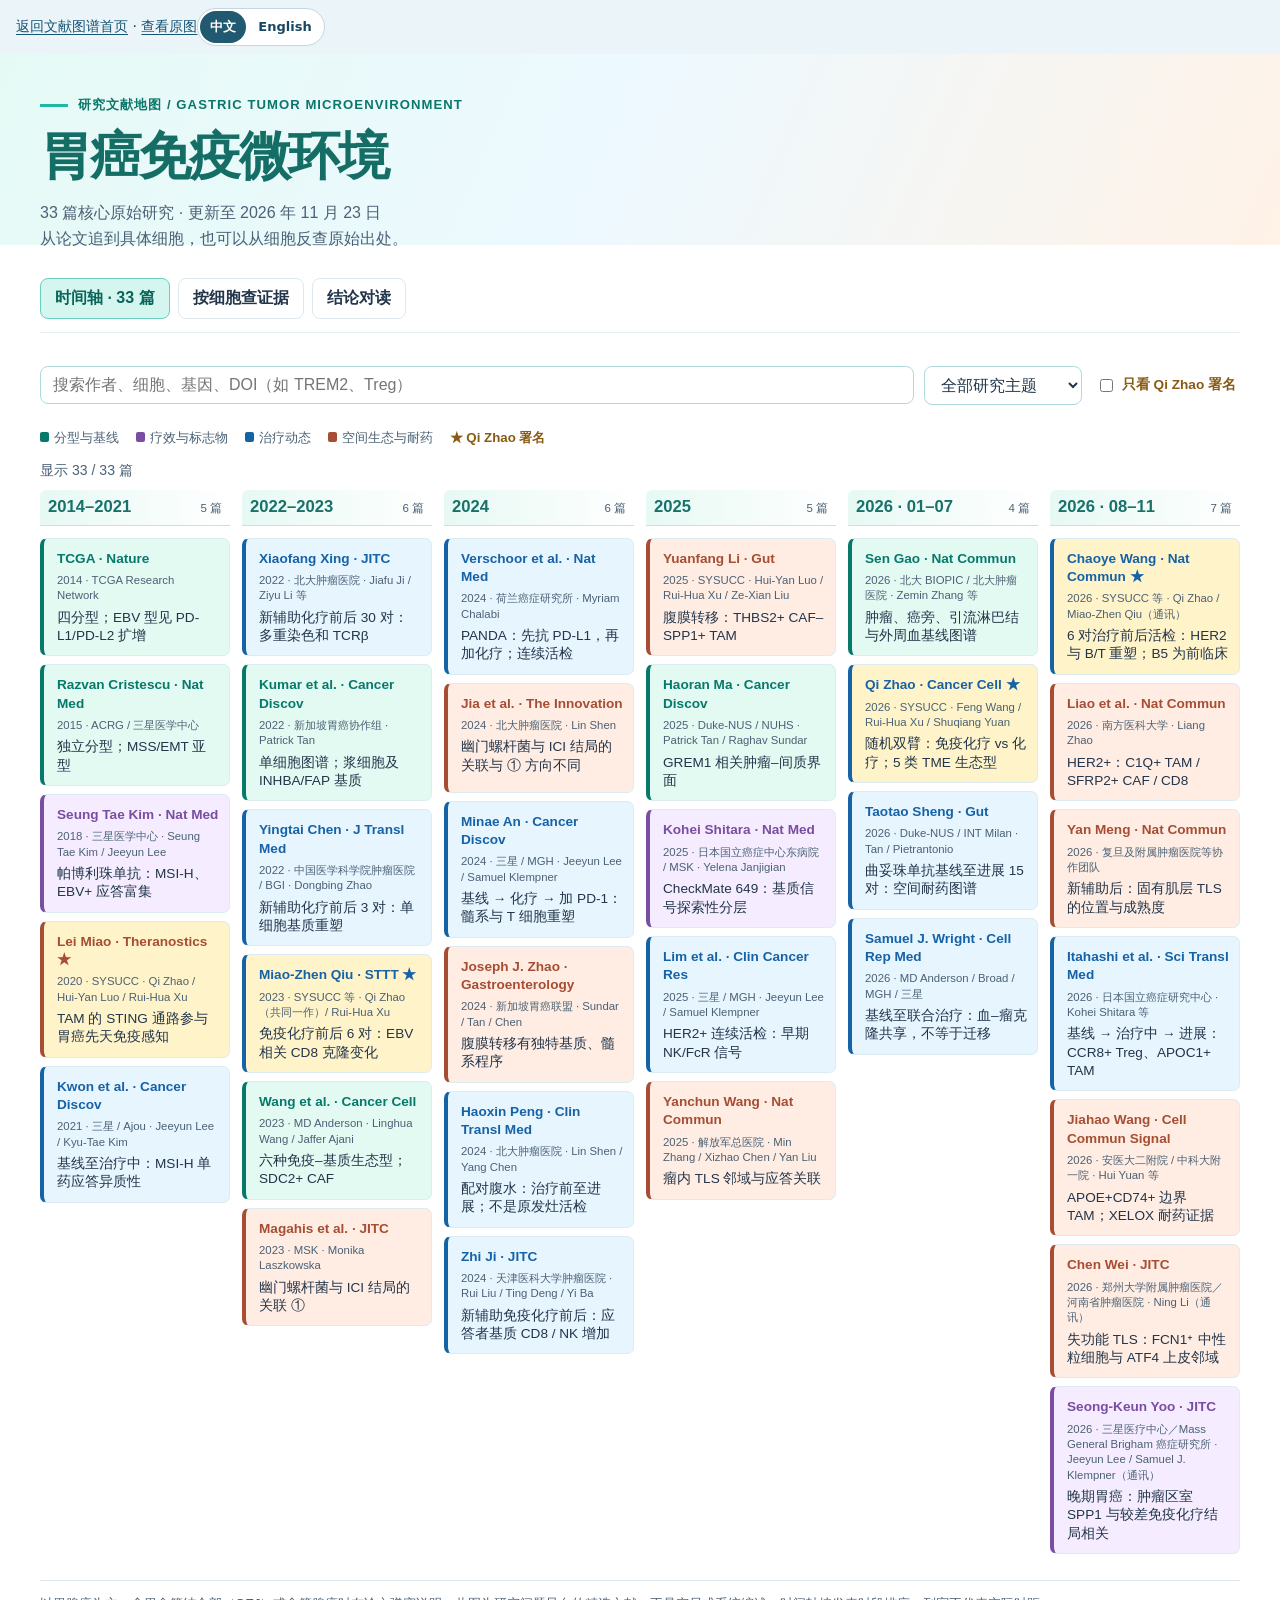
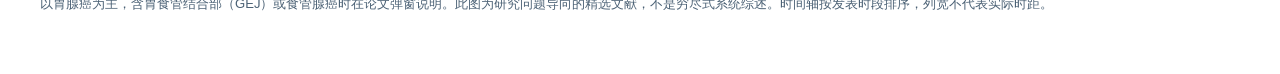
<file: gastric-immune-tme/interactive.html>
<!doctype html>
<html lang="zh-CN">
<head>
<meta charset="utf-8">
<meta name="viewport" content="width=device-width, initial-scale=1">
<meta name="color-scheme" content="light">
<title>胃癌免疫微环境｜互动文献地图</title>
<style>
:root{--ink:#22354a;--muted:#4b6175;--line:#dbe9ef;--soft:#f1fbfb;--teal:#0b776a;--blue:#1459a1;--gold:#895a12;--accent:#1459a1;color:var(--ink);background:#fff;font-family:Arial,"Microsoft YaHei","PingFang SC","Noto Sans CJK SC",sans-serif;font-size:16px}
*{box-sizing:border-box}body{margin:0}button,input,select{font:inherit}button{cursor:pointer}button:focus-visible,a:focus-visible,input:focus-visible,select:focus-visible{outline:3px solid #137f75;outline-offset:3px}a{color:var(--blue);text-underline-offset:3px}button:disabled{cursor:not-allowed}
main{max-width:1640px;margin:auto;padding:42px 40px 60px}.kicker{color:var(--teal);font-size:.82rem;font-weight:700;letter-spacing:.08em;margin:0 0 12px}.kicker:before{content:"";display:inline-block;width:28px;height:3px;background:#1fb8a6;vertical-align:middle;margin-right:10px}
h1{margin:0;font-size:clamp(1.8rem,4.1vw,3.35rem);letter-spacing:-.045em;line-height:1.14}h2,h3,p{margin-top:0}.intro{color:var(--muted);margin:14px 0 25px;line-height:1.65}
nav{display:flex;flex-wrap:wrap;gap:8px;margin:0 0 20px;position:relative}.tab,.cellpicker button,.filterclear{background:#fff;border:1px solid var(--line);border-radius:8px;padding:9px 14px;color:var(--ink);font-weight:700}.tab[aria-selected=true],.cellpicker button[aria-pressed=true]{background:#d5f6ef;color:#0a645a;border-color:#6acfc1}
.tools{display:flex;gap:10px;flex-wrap:wrap;align-items:center;padding:13px 0 15px}.tools label.search{flex:1;min-width:min(245px,100%)}.tools input[type=search],select{padding:9px 12px;background:#fff;border:1px solid #aed9dc;border-radius:8px;color:var(--ink);width:100%}.tools select{width:auto}.teamfilter{font-weight:700;font-size:.85rem;color:var(--gold);display:flex;align-items:center;gap:6px;padding:8px 4px}.teamfilter input{accent-color:#825314}.status{color:var(--muted);font-size:.88rem;margin:0 0 10px;min-height:1em}
.periods{display:grid;grid-template-columns:repeat(6,minmax(0,1fr));gap:12px}.period h2{font-size:1.04rem;min-height:2.2rem;margin:0 0 12px;padding:0 0 9px;border-bottom:2px solid #9fe2dc;display:flex;align-items:baseline;justify-content:space-between;gap:2px}.period h2 small{color:var(--muted);font-size:.72rem;font-weight:400;white-space:nowrap}.cards{display:grid;gap:8px;align-items:start}
.card{display:flex;flex-direction:column;gap:5px;text-align:left;position:relative;width:100%;min-height:110px;padding:11px 10px 10px 13px;background:var(--wash,#fff);border:1px solid #dcecf0;border-left:4px solid var(--accent);border-radius:7px;color:var(--ink);font-size:.85rem;line-height:1.35;overflow-wrap:anywhere}.card:hover{border-color:var(--accent);box-shadow:0 3px 11px #199a9b24}.card .meta{color:var(--muted);font-size:.71rem}.card .name{color:var(--accent);font-weight:700}.card.featured{background:#fff3c9}.star{color:var(--gold);font-weight:700}
.legend{display:flex;flex-wrap:wrap;gap:9px 17px;color:var(--muted);font-size:.83rem;margin:9px 0 14px}.swatch{width:.7em;height:.7em;border-radius:2px;background:var(--accent);display:inline-block;margin-right:.35em}
.summary{color:var(--muted);line-height:1.62;max-width:75ch}.cellpicker{display:flex;flex-wrap:wrap;gap:8px;margin:12px 0 20px}.cellpicker button{text-align:left;font-size:.91rem}.cellpicker small{opacity:.8;margin-left:5px}
.evidenceHead{display:flex;gap:18px;align-items:center;justify-content:space-between}.evidenceHead h2,.sectiontitle{font-size:1.38rem;margin:10px 0}.evidence{display:grid;grid-template-columns:repeat(3,minmax(0,1fr));gap:10px 12px}.entry{border:1px solid var(--line);border-radius:9px;background:#fff;padding:13px 14px;line-height:1.5;font-size:.9rem;overflow-wrap:anywhere}.entry p{margin:.55em 0 0}.entry small{color:var(--muted)}.textbtn{background:none;border:0;padding:0;color:var(--blue);text-align:left;text-decoration:underline;text-underline-offset:3px;font-weight:700}
.comparegrid{display:grid;grid-template-columns:repeat(2,minmax(0,1fr));gap:12px}.cmp{background:#fff;border:1px solid var(--line);border-radius:10px;padding:17px;line-height:1.58}.cmp h3{font-size:1.06rem;margin:7px 0 10px}.cmp p{margin:9px 0}.cmp ul{padding-left:20px;margin:0 0 8px}.cmp li{margin:.4em 0}.badge{display:inline-block;padding:2px 8px;background:#e6f6ff;border-radius:5px;font-size:.77rem;font-weight:700;color:#23578f}.badge[data-type="方向相反"]{background:#ffede4;color:#923c19}.badge[data-type="非独立证据"]{background:#fff3cc;color:#78520b}.also{margin-top:22px}
footer{border-top:1px solid var(--line);margin-top:26px;padding-top:13px;color:var(--muted);font-size:.82rem;line-height:1.55}
dialog{width:min(780px,calc(100% - 30px));max-height:min(88vh,780px);padding:0;border:1px solid #afe3df;border-radius:13px;color:var(--ink);box-shadow:0 24px 100px #229eab29;overflow:auto;background:white}dialog::backdrop{background:#d9f4f4a8}.dtop{display:flex;align-items:center;justify-content:space-between;gap:10px;background:#e6faf7;border-bottom:1px solid var(--line);padding:10px 17px;position:sticky;top:0;z-index:1}.dtop button{border:1px solid #a7ded9;border-radius:6px;background:#fff;padding:6px 10px;color:var(--ink)}.dbody{padding:22px;line-height:1.6}.dbody h2{font-size:clamp(1.18rem,3.1vw,1.66rem);line-height:1.3;margin:5px 0 12px}.dbody h3{font-size:1rem;margin:17px 0 4px}.dbody ul{margin:0;padding-left:23px}.dbody p{margin:0 0 8px}.dbody .small{color:var(--muted);font-size:.87rem}.doi{overflow-wrap:anywhere}.dend{border-top:1px solid var(--line);margin-top:18px;padding-top:12px;display:flex;flex-wrap:wrap;gap:8px 15px}.noted{background:#f0fcfa;padding:9px 12px;border-radius:6px}.sr-only{position:absolute;width:1px;height:1px;overflow:hidden;clip-path:inset(50%);white-space:nowrap} [hidden]{display:none!important}
@media(max-width:1250px){.periods{grid-template-columns:repeat(3,minmax(0,1fr))}.card{min-height:0}}
@media(max-width:740px){main{padding:24px 16px 42px}.periods,.evidence,.comparegrid{grid-template-columns:repeat(2,minmax(0,1fr))}.legend{gap:6px 10px}.period h2 small{display:none}}
@media(max-width:460px){.periods,.evidence,.comparegrid{grid-template-columns:1fr}.tab{font-size:.86rem;padding:8px 9px}.intro{font-size:.92rem}.dbody{padding:17px}.period{padding:4px 0 12px}}

/* Light edition: naturally tinted panels, with dark text only for contrast. */
body:before{content:"";position:absolute;inset:0 0 auto;z-index:-1;height:245px;background:linear-gradient(113deg,#e5faf5 0%,#edf9ff 49%,#fff2e7 100%);pointer-events:none}
:root{position:relative;isolation:isolate}
h1{color:#146e65}
nav{padding-bottom:13px;border-bottom:1px solid #e1f0ef}
.tab:hover,.cellpicker button:hover,.filterclear:hover{border-color:#6dcfc2;background:#edfcf8}
.tab[aria-selected=true]:hover,.cellpicker button[aria-pressed=true]:hover{background:#c4f3e9}
.period h2{background:linear-gradient(90deg,#e7f9f4,#fff);border-bottom:1px solid #bce8e1;border-radius:6px 6px 0 0;padding:7px 8px 8px;color:#187269}
.entry{border-top:3px solid #aee9e1}
.cmp{border-top:3px solid #97c6f6}.cmp:has(.badge[data-type="方向相反"]){border-top-color:#f5aa82}.cmp:has(.badge[data-type="非独立证据"]){border-top-color:#f4d782}
dialog::backdrop{backdrop-filter:blur(2px)}
.dtop button:hover{background:#d5f6ef;border-color:#6acfc1}
@media(prefers-reduced-motion:no-preference){.card,.tab,.cellpicker button{transition:background .15s,border-color .15s,box-shadow .15s}}
</style>
<script src="../assets/language.js?v=1"></script>
<script src="locale-en.js?v=2"></script>
</head>
<body><div id="languagebar" style="padding:.5rem 1rem;color:#173e51;background:#ebf4f8;font:14px system-ui,sans-serif"><a style="color:#155575;text-decoration:underline" href="../index.html"><span data-en="Back to Research Track">返回文献图谱首页</span></a> · <a style="color:#155575;text-decoration:underline" href="index.html"><span data-en="View original figure">查看原图</span></a></div><main>
<p class="kicker"><span data-en="RESEARCH ATLAS / GASTRIC TUMOR MICROENVIRONMENT">研究文献地图 / GASTRIC TUMOR MICROENVIRONMENT</span></p>
<h1><span data-en="Gastric Cancer Immune Microenvironment">胃癌免疫微环境</span></h1>
<p class="intro"><span data-en="33 core primary studies · Updated through November 23, 2026">33 篇核心原始研究 · 更新至 2026 年 11 月 23 日</span><br><span data-en="Explore cell-specific findings by paper, or start with a cell type and trace the evidence back to its sources.">从论文追到具体细胞，也可以从细胞反查原始出处。</span></p>
<nav role="tablist" aria-label="文献地图视图" data-en-aria-label="Atlas views">
<button class="tab" id="tab-time" type="button" role="tab" aria-controls="time" aria-selected="true"><span data-en="Timeline · 33 studies">时间轴 · 33 篇</span></button>
<button class="tab" id="tab-cells" type="button" role="tab" aria-controls="cells" tabindex="-1" aria-selected="false"><span data-en="Evidence by cell type">按细胞查证据</span></button>
<button class="tab" id="tab-compare" type="button" role="tab" aria-controls="compare" tabindex="-1" aria-selected="false"><span data-en="Compare findings">结论对读</span></button>
</nav>
<section id="time" role="tabpanel" aria-labelledby="tab-time">
<div class="tools"><label class="search"><span class="sr-only"><span data-en="Search studies, genes or cells">搜索论文、基因或细胞</span></span><input id="q" type="search" placeholder="搜索作者、细胞、基因、DOI（如 TREM2、Treg）" data-en-placeholder="Search authors, cells, genes or DOI (e.g., TREM2, Treg)"></label>
<label><span class="sr-only"><span data-en="Filter by topic">筛选研究主题</span></span><select id="theme"><option value="" data-en="All topics">全部研究主题</option></select></label>
<label class="teamfilter"><input id="team" type="checkbox"><span data-en="Qi Zhao coauthored only">只看 Qi Zhao 署名</span></label>
<button id="clear" type="button" class="filterclear" hidden><span data-en="Clear">清除</span></button></div>
<div id="legend" class="legend"></div><p id="status" class="status" role="status"></p><div id="timeline" class="periods"></div>
</section>
<section id="cells" role="tabpanel" aria-labelledby="tab-cells" hidden>
<p class="summary"><span data-en="The index includes studies with cell-specific findings. Response associations from bulk expression are not treated as single-cell evidence. TLS are tissue structures, not individual cell types.">索引只列本文献集中有具体细胞发现的条目，不把基于整体表达的疗效关联误当作单细胞证据。TLS 是组织结构，不是单一细胞类型。</span></p>
<div id="cellpick" class="cellpicker" aria-label="选择细胞类型" data-en-aria-label="Choose a cell type"></div>
<div id="cellresults"></div></section>
<section id="compare" role="tabpanel" aria-labelledby="tab-compare" hidden>
<h2 class="sectiontitle"><span data-en="Which findings disagree, and which come from different settings?">哪些结论方向相反，哪些只是观察条件不同？</span></h2>
<p class="summary"><span data-en="First check whether the studies measured the same cells, site and time point. Then check whether they reused the same cohort.">先看是否测了同一类细胞、同一个部位和时间点，再看研究是否共用同一队列。</span></p>
<div id="compares" class="comparegrid"></div></section>
<footer><span data-en="The focus is gastric adenocarcinoma. Study details indicate when gastroesophageal junction (GEJ) or esophageal adenocarcinoma was included. This is a curated selection, not an exhaustive systematic review. Columns are ordered by publication period; their widths do not represent elapsed time.">以胃腺癌为主，含胃食管结合部（GEJ）或食管腺癌时在论文弹窗说明。此图为研究问题导向的精选文献，不是穷尽式系统综述。时间轴按发表时段排序，列宽不代表实际时距。</span></footer>
<noscript><p><span data-en="Enable JavaScript to open the study details and evidence index.">请用启用了 JavaScript 的浏览器打开此文件，才能展开论文与证据索引。</span></p></noscript>
</main>
<dialog id="modal" aria-labelledby="dtitle">
<div class="dtop"><div><button id="back" type="button" hidden><span data-en="Back to previous item">返回上一项</span></button> <span id="dtype"></span></div><button id="close" type="button" aria-label="关闭弹窗" data-en-aria-label="Close dialog"><span data-en="Close ×">关闭 ×</span></button></div>
<div class="dbody" id="dbody"></div>
</dialog>
<script id="dataset" type="application/json">{"papers":[{"id":6,"title":"A spatially resolved atlas of gastric cancer characterises a lymphocyte-aggregated region","doi":"10.1038/s41467-026-68612-z","design":"27 位未经治疗胃癌患者，采集肿瘤、癌旁、淋巴结及外周血；19 份肿瘤样本提供 33 张空间切片，共获得 470,609 个细胞和 61,035 个空间点位。","findings":["空间转录组识别四类区域；其中淋巴细胞聚集区（LAR）包括 TLS，也包括未形成 TLS 的淋巴细胞聚集。","LAR 可分为两组，与相邻癌区淋巴细胞偏活化或偏静息的状态相关。"],"cells":[["T","LAR 的初始 T 细胞丰度与 T 细胞激活通路相关；不是迁移的直接证明。"],["B","淋巴细胞聚集区包含不同 B 细胞状态，不等同于每个聚集点都有生发中心。"],["TLS","将 TLS 放回肿瘤核心、边缘及邻近空间来理解，而非用单一丰度概括。"]],"limits":"是多组织基线图谱，不是治疗前后同一患者的克隆追踪，也不是胃癌 ICI 前瞻性预测验证。","data":[["GEO GSE270678","https://www.ncbi.nlm.nih.gov/geo/query/acc.cgi?acc=GSE270678"],["GEO GSE270679","https://www.ncbi.nlm.nih.gov/geo/query/acc.cgi?acc=GSE270679"],["GEO GSE270680","https://www.ncbi.nlm.nih.gov/geo/query/acc.cgi?acc=GSE270680"],["Mendeley Seurat 对象","https://doi.org/10.17632/559mchb37p.1"],["Zenodo 分析代码","https://doi.org/10.5281/zenodo.12622631"]],"year":2026,"theme":0,"cite":"Sen Gao · Nat Commun","group":"北大 BIOPIC / 北大肿瘤医院 · Zemin Zhang 等","short":"肿瘤、癌旁、引流淋巴结与外周血基线图谱","featured":false,"q":"2026 sen gao · nat commun 北大 biopic / 北大肿瘤医院 · zemin zhang 等 肿瘤、癌旁、引流淋巴结与外周血基线图谱 a spatially resolved atlas of gastric cancer characterises a lymphocyte-aggregated region 10.1038/s41467-026-68612-z 27 位未经治疗胃癌患者，采集肿瘤、癌旁、淋巴结及外周血；19 份肿瘤样本提供 33 张空间切片，共获得 470,609 个细胞和 61,035 个空间点位。 空间转录组识别四类区域；其中淋巴细胞聚集区（lar）包括 tls，也包括未形成 tls 的淋巴细胞聚集。 lar 可分为两组，与相邻癌区淋巴细胞偏活化或偏静息的状态相关。 t细胞 t cell treg cd8 cd4 lar 的初始 t 细胞丰度与 t 细胞激活通路相关；不是迁移的直接证明。 b细胞 b cell 浆细胞 plasma cells 淋巴细胞聚集区包含不同 b 细胞状态，不等同于每个聚集点都有生发中心。 三级淋巴 tls 淋巴聚集 将 tls 放回肿瘤核心、边缘及邻近空间来理解，而非用单一丰度概括。"},{"id":10,"title":"Differential T cell clonal dynamics underlie outcomes to frontline chemoimmunotherapy in advanced gastric cancer","doi":"10.1016/j.xcrm.2026.102910","design":"An顺序试验的33人子集；分析66,813个肿瘤T细胞，并结合连续外周血TCR测序。","findings":["进展较慢者的推定肿瘤反应性克隆更持久。","部分联合治疗后才在肿瘤中检出的克隆，此前已能在外周血检出。"],"cells":[["T","血–瘤共享TCR与肿瘤内克隆持续性可按患者追踪；不能直接证明迁移方向。"]],"limits":"不是独立验证队列；克隆未检出不等于不存在，推定反应性不等于经抗原实验验证。","data":[["肿瘤 scRNA/TCR：GSE315928","https://www.ncbi.nlm.nih.gov/geo/query/acc.cgi?acc=GSE315928"],["外周血 bulk TCR：GSE315929","https://www.ncbi.nlm.nih.gov/geo/query/acc.cgi?acc=GSE315929"],["分析代码","https://github.com/wrightsamuel/gastric_tcr_analysis"]],"year":2026,"theme":2,"cite":"Samuel J. Wright · Cell Rep Med","group":"MD Anderson / Broad / MGH / 三星","short":"基线至联合治疗：血–瘤克隆共享，不等于迁移","featured":false,"q":"2026 samuel j. wright · cell rep med md anderson / broad / mgh / 三星 基线至联合治疗：血–瘤克隆共享，不等于迁移 differential t cell clonal dynamics underlie outcomes to frontline chemoimmunotherapy in advanced gastric cancer 10.1016/j.xcrm.2026.102910 an顺序试验的33人子集；分析66,813个肿瘤t细胞，并结合连续外周血tcr测序。 进展较慢者的推定肿瘤反应性克隆更持久。 部分联合治疗后才在肿瘤中检出的克隆，此前已能在外周血检出。 t细胞 t cell treg cd8 cd4 血–瘤共享tcr与肿瘤内克隆持续性可按患者追踪；不能直接证明迁移方向。"},{"id":13,"title":"Longitudinal remodeling of the tumor-immune microenvironment during regorafenib, nivolumab, and chemotherapy in advanced gastric cancer","doi":"10.1126/scitranslmed.aec7235","design":"30例pMMR晚期胃食管腺癌一线单臂多药研究，瑞戈非尼、纳武利尤单抗及化疗；分析基线、治疗中和进展活检。","findings":["进展时观察到CCR8⁺ Treg回升和APOC1⁺脂质相关巨噬细胞积聚。","小鼠实验支持探索CCR8/TREM2相关靶点，但未证实在人体中可逆转耐药。"],"cells":[["T","进展时CCR8⁺调节性T细胞回升。"],["Myeloid","进展出现APOC1⁺脂质相关肿瘤巨噬细胞。"]],"limits":"单臂联用不能分离每种药的效应；注册包括胃、GEJ及食管腺癌，需查看补充材料区分具体部位。","year":2026,"theme":2,"cite":"Itahashi et al. · Sci Transl Med","group":"日本国立癌症研究中心 · Kohei Shitara 等","short":"基线 → 治疗中 → 进展：CCR8+ Treg、APOC1+ TAM","featured":false,"q":"2026 itahashi et al. · sci transl med 日本国立癌症研究中心 · kohei shitara 等 基线 → 治疗中 → 进展：ccr8+ treg、apoc1+ tam longitudinal remodeling of the tumor-immune microenvironment during regorafenib, nivolumab, and chemotherapy in advanced gastric cancer 10.1126/scitranslmed.aec7235 30例pmmr晚期胃食管腺癌一线单臂多药研究，瑞戈非尼、纳武利尤单抗及化疗；分析基线、治疗中和进展活检。 进展时观察到ccr8+ treg回升和apoc1+脂质相关巨噬细胞积聚。 小鼠实验支持探索ccr8/trem2相关靶点，但未证实在人体中可逆转耐药。 t细胞 t cell treg cd8 cd4 进展时ccr8+调节性t细胞回升。 髓系 巨噬细胞 树突细胞 dc tam macrophages dendritic 进展出现apoc1+脂质相关肿瘤巨噬细胞。"},{"id":17,"title":"Gastric cancer tertiary lymphoid structures in the muscularis propria are associated with therapy resistance and promote immunosuppression","doi":"10.1038/s41467-026-77267-9","design":"71 位接受新辅助抗 PD-1 联合化疗的胃癌患者，分析术后切除标本的组织学与多重免疫荧光，并结合空间转录组和体外功能实验。","findings":["治疗不敏感的样本在固有肌层反而有更多 TLS，但初始 B 细胞增加、生发中心 B 细胞减少，结构和功能受损。","PLA2G2A⁺ 肿瘤上皮邻近失功能 TLS；体外结果支持其与 PDGFRA⁺ 炎性 CAF、CXCL14 招募初始 B 细胞及 B/Tfh 功能失衡相关。"],"cells":[["TLS","固有肌层 TLS 的密度或面积增加，并不代表免疫功能更完整。"],["B","初始 B 富集、生发中心 B 减少；体外 PLA2G2A 抑制 B 细胞分化。"],["T","滤泡辅助性 T 细胞（Tfh）减少，体外可见 PLA2G2A 诱导的死亡。"],["CAF","PDGFRA⁺ 炎性 CAF 与 CXCL14 及初始 B 细胞募集相关。"],["Epi","PLA2G2A⁺ 肿瘤上皮细胞在受损固有肌层 TLS 邻近积聚。"]],"limits":"主要以治疗后的手术组织关联病理学结果，不能作为治疗前预测证据，也不能判定异常 TLS 已在基线存在或由治疗形成。功能结果未证明患者靶向 PLA2G2A 有效。","data":[["GSA CRA045782","https://ngdc.cncb.ac.cn/gsa/browse/CRA045782"]],"year":2026,"theme":3,"cite":"Yan Meng · Nat Commun","group":"复旦及附属肿瘤医院等协作团队","short":"新辅助后：固有肌层 TLS 的位置与成熟度","featured":false,"q":"2026 yan meng · nat commun 复旦及附属肿瘤医院等协作团队 新辅助后：固有肌层 tls 的位置与成熟度 gastric cancer tertiary lymphoid structures in the muscularis propria are associated with therapy resistance and promote immunosuppression 10.1038/s41467-026-77267-9 71 位接受新辅助抗 pd-1 联合化疗的胃癌患者，分析术后切除标本的组织学与多重免疫荧光，并结合空间转录组和体外功能实验。 治疗不敏感的样本在固有肌层反而有更多 tls，但初始 b 细胞增加、生发中心 b 细胞减少，结构和功能受损。 pla2g2a+ 肿瘤上皮邻近失功能 tls；体外结果支持其与 pdgfra+ 炎性 caf、cxcl14 招募初始 b 细胞及 b/tfh 功能失衡相关。 三级淋巴 tls 淋巴聚集 固有肌层 tls 的密度或面积增加，并不代表免疫功能更完整。 b细胞 b cell 浆细胞 plasma cells 初始 b 富集、生发中心 b 减少；体外 pla2g2a 抑制 b 细胞分化。 t细胞 t cell treg cd8 cd4 滤泡辅助性 t 细胞（tfh）减少，体外可见 pla2g2a 诱导的死亡。 成纤维细胞 caf fibroblasts pdgfra+ 炎性 caf 与 cxcl14 及初始 b 细胞募集相关。 肿瘤上皮 epithelial pla2g2a+ 肿瘤上皮细胞在受损固有肌层 tls 邻近积聚。"},{"id":18,"title":"Immune niche composed of C1Q⁺ macrophages/SFRP2⁺ CAFs/CD8⁺ T cells drives immunotherapy response in HER2-positive gastric cancer","doi":"10.1038/s41467-026-76544-x","design":"未治疗胃癌发现集8人（HER2阳性/阴性各4人）行单细胞；其中两组各3人有空间数据；另纳入外部单细胞、TCGA和免疫治疗转录组。","findings":["HER2阳性肿瘤富集 C1Q⁺ 巨噬细胞和 CD8⁺ 效应记忆T细胞，而 SFRP2⁺ CAF 较少。","空间分析与功能模型支持三类细胞相互影响，所构建生态位与疗效相关。"],"cells":[["Myeloid","HER2阳性癌中 C1Q⁺ 巨噬细胞富集。"],["CAF","HER2阳性癌中 SFRP2⁺ CAF 相对减少。"],["T","CD8⁺ 效应记忆T细胞富集。"]],"limits":"发现集样本少，外部疗效数据包含复用 PRJEB25780；未前瞻证明该标志物专门预测抗HER2加抗PD-1的增益。","data":[["本研究单细胞及空间 HRA011974","https://ngdc.cncb.ac.cn/gsa-human/browse/HRA011974"],["复用免疫治疗队列 PRJEB25780","https://www.ebi.ac.uk/ena/browser/view/PRJEB25780"]],"year":2026,"theme":3,"cite":"Liao et al. · Nat Commun","group":"南方医科大学 · Liang Zhao","short":"HER2+：C1Q+ TAM / SFRP2+ CAF / CD8","featured":false,"q":"2026 liao et al. · nat commun 南方医科大学 · liang zhao her2+：c1q+ tam / sfrp2+ caf / cd8 immune niche composed of c1q+ macrophages/sfrp2+ cafs/cd8+ t cells drives immunotherapy response in her2-positive gastric cancer 10.1038/s41467-026-76544-x 未治疗胃癌发现集8人（her2阳性/阴性各4人）行单细胞；其中两组各3人有空间数据；另纳入外部单细胞、tcga和免疫治疗转录组。 her2阳性肿瘤富集 c1q+ 巨噬细胞和 cd8+ 效应记忆t细胞，而 sfrp2+ caf 较少。 空间分析与功能模型支持三类细胞相互影响，所构建生态位与疗效相关。 髓系 巨噬细胞 树突细胞 dc tam macrophages dendritic her2阳性癌中 c1q+ 巨噬细胞富集。 成纤维细胞 caf fibroblasts her2阳性癌中 sfrp2+ caf 相对减少。 t细胞 t cell treg cd8 cd4 cd8+ 效应记忆t细胞富集。"},{"id":19,"title":"A boundary-associated APOE⁺CD74⁺ macrophage niche linked to CD8⁺ T cell dysfunction and neoadjuvant resistance in gastric cancer revealed by single-cell and spatial transcriptomics","doi":"10.1186/s12964-026-03375-0","design":"整合27份单细胞样本（癌旁、基线、敏感及耐药肿瘤）与空间转录组、多重免疫荧光；在小鼠移植瘤中评估 Cd74 干预与 XELOX。","findings":["APOE⁺CD74⁺ 巨噬细胞在耐药肿瘤的肿瘤–基质边界富集，与邻近 CD8⁺ T 细胞细胞毒性降低及耗竭状态相关。","小鼠 Cd74 干预增强 XELOX 的抗肿瘤作用；CCL3–CCR5、HLA-DQA2–LAG3 是分析提出的候选通路。"],"cells":[["Myeloid","APOE⁺CD74⁺ 巨噬细胞聚集于肿瘤边界。"],["T","邻近 CD8⁺ T 细胞的耗竭或功能下降与耐药相关。"]],"limits":"主要是新辅助化疗耐药，不是 PD-1 特异耐药；人体空间关联和候选配体受体不能单独建立因果链。","year":2026,"theme":3,"cite":"Jiahao Wang · Cell Commun Signal","group":"安医大二附院 / 中科大附一院 · Hui Yuan 等","short":"APOE+CD74+ 边界 TAM；XELOX 耐药证据","featured":false,"q":"2026 jiahao wang · cell commun signal 安医大二附院 / 中科大附一院 · hui yuan 等 apoe+cd74+ 边界 tam；xelox 耐药证据 a boundary-associated apoe+cd74+ macrophage niche linked to cd8+ t cell dysfunction and neoadjuvant resistance in gastric cancer revealed by single-cell and spatial transcriptomics 10.1186/s12964-026-03375-0 整合27份单细胞样本（癌旁、基线、敏感及耐药肿瘤）与空间转录组、多重免疫荧光；在小鼠移植瘤中评估 cd74 干预与 xelox。 apoe+cd74+ 巨噬细胞在耐药肿瘤的肿瘤–基质边界富集，与邻近 cd8+ t 细胞细胞毒性降低及耗竭状态相关。 小鼠 cd74 干预增强 xelox 的抗肿瘤作用；ccl3–ccr5、hla-dqa2–lag3 是分析提出的候选通路。 髓系 巨噬细胞 树突细胞 dc tam macrophages dendritic apoe+cd74+ 巨噬细胞聚集于肿瘤边界。 t细胞 t cell treg cd8 cd4 邻近 cd8+ t 细胞的耗竭或功能下降与耐药相关。"},{"id":28,"title":"Dissecting genetic and immune drivers of heterogeneous responses to neoadjuvant immunochemotherapy in gastric cancer","doi":"10.1016/j.ccell.2026.01.015","design":"NEOSUMMIT-01 随机双臂（新辅助免疫化疗与新辅助化疗），对110名患者的治疗前后样本做多组学研究并辅以功能实验。","findings":["识别五种生态型：EC1 T细胞活化、EC2 三级淋巴结构、EC3 血管正常化，与免疫化疗应答相联系；EC4 基质组织、EC5 免疫抑制性巨噬细胞富集，则相对不敏感。","功能分析支持 EC5 中 APOA1⁺ 癌细胞与 TREM2⁺ 巨噬细胞相互作用；论文还提出 SBS19、HLA-B*15:02、FDXR、FGFR 通路等候选标志物和多组学分层模型。"],"cells":[["T","EC1 为T细胞活化型。"],["TLS","EC2 以三级淋巴结构为特征。"],["Vascular","EC3 以血管正常化为特征。"],["CAF","EC4 以细胞外基质组织程序为特征。"],["Myeloid","EC5 富含免疫抑制性TREM2⁺ 巨噬细胞。"],["Epi","EC5 存在 APOA1⁺ 癌细胞与 TREM2⁺ TAM 的作用轴。"]],"limits":"母试验随机比较有利于归因总体治疗效应，但生态型、候选标志物及分层模型是探索性转化分析，不是前瞻验证的治疗选择工具。","year":2026,"theme":2,"cite":"Qi Zhao · Cancer Cell","group":"SYSUCC · Feng Wang / Rui-Hua Xu / Shuqiang Yuan","short":"随机双臂：免疫化疗 vs 化疗；5 类 TME 生态型","featured":true,"q":"2026 qi zhao · cancer cell sysucc · feng wang / rui-hua xu / shuqiang yuan 随机双臂：免疫化疗 vs 化疗；5 类 tme 生态型 dissecting genetic and immune drivers of heterogeneous responses to neoadjuvant immunochemotherapy in gastric cancer 10.1016/j.ccell.2026.01.015 neosummit-01 随机双臂（新辅助免疫化疗与新辅助化疗），对110名患者的治疗前后样本做多组学研究并辅以功能实验。 识别五种生态型：ec1 t细胞活化、ec2 三级淋巴结构、ec3 血管正常化，与免疫化疗应答相联系；ec4 基质组织、ec5 免疫抑制性巨噬细胞富集，则相对不敏感。 功能分析支持 ec5 中 apoa1+ 癌细胞与 trem2+ 巨噬细胞相互作用；论文还提出 sbs19、hla-b*15:02、fdxr、fgfr 通路等候选标志物和多组学分层模型。 t细胞 t cell treg cd8 cd4 ec1 为t细胞活化型。 三级淋巴 tls 淋巴聚集 ec2 以三级淋巴结构为特征。 血管 内皮 endothelial ec3 以血管正常化为特征。 成纤维细胞 caf fibroblasts ec4 以细胞外基质组织程序为特征。 髓系 巨噬细胞 树突细胞 dc tam macrophages dendritic ec5 富含免疫抑制性trem2+ 巨噬细胞。 肿瘤上皮 epithelial ec5 存在 apoa1+ 癌细胞与 trem2+ tam 的作用轴。"},{"id":29,"title":"Vitamin B5 supports anti-PD1 response in HER2-positive gastric cancer and enhances interaction between naïve B cells and T cells","doi":"10.1038/s41467-026-76239-3","design":"HER2阳性胃癌6对治疗前后活检，治疗为抗PD-1、XELOX/FOLFOX及抗HER2；整合外部队列、人细胞实验与小鼠功能验证。","findings":["联合治疗后观察到肿瘤反应性T细胞克隆扩增、记忆B细胞分化、初始B细胞募集及B–T相互作用增强。","维生素B5在人细胞共培养中促进T细胞增殖，并在荷瘤雌鼠中增强抗PD-1疗效。"],"cells":[["B","初始B细胞募集，及向记忆B细胞的分化。"],["T","肿瘤反应性T细胞克隆扩增；共培养中B5支持增殖。"]],"limits":"人体样本提示联合治疗后的关联，不能拆分单药作用；B5增效为共培养和动物证据，不是患者补充建议或疗效证明。","data":[["人体 scRNA/bulk RNA HRA011801","https://ngdc.cncb.ac.cn/gsa-human/browse/HRA011801"],["分析代码 HER2pGC-TME","https://github.com/chywang17/HER2pGC-TME"]],"year":2026,"theme":2,"cite":"Chaoye Wang · Nat Commun","group":"SYSUCC 等 · Qi Zhao / Miao-Zhen Qiu（通讯）","short":"6 对治疗前后活检：HER2 与 B/T 重塑；B5 为前临床","featured":true,"q":"2026 chaoye wang · nat commun sysucc 等 · qi zhao / miao-zhen qiu（通讯） 6 对治疗前后活检：her2 与 b/t 重塑；b5 为前临床 vitamin b5 supports anti-pd1 response in her2-positive gastric cancer and enhances interaction between naïve b cells and t cells 10.1038/s41467-026-76239-3 her2阳性胃癌6对治疗前后活检，治疗为抗pd-1、xelox/folfox及抗her2；整合外部队列、人细胞实验与小鼠功能验证。 联合治疗后观察到肿瘤反应性t细胞克隆扩增、记忆b细胞分化、初始b细胞募集及b–t相互作用增强。 维生素b5在人细胞共培养中促进t细胞增殖，并在荷瘤雌鼠中增强抗pd-1疗效。 b细胞 b cell 浆细胞 plasma cells 初始b细胞募集，及向记忆b细胞的分化。 t细胞 t cell treg cd8 cd4 肿瘤反应性t细胞克隆扩增；共培养中b5支持增殖。"},{"id":31,"title":"Spatial profiling of patient-matched HER2 positive gastric cancer reveals resistance mechanisms to targeted therapy","doi":"10.1136/gutjnl-2024-334667","design":"15例HER2阳性胃癌曲妥珠单抗基线至耐药进展的配对组织空间分析，另纳入6例T-DXd治疗后样本及15例未经治疗的HER2阳性样本。","findings":["部分曲妥珠单抗耐药区域呈上皮–间质转化及PD-L1、CCL2上调。","T-DXd治疗后耐药组织观察到HLA呈递信号降低和氧化磷酸化程序增强。"],"cells":[["Epi","曲妥珠单抗和T-DXd耐药组织呈不同肿瘤空间程序；HER2表达异质性须结合空间区域判断。"]],"limits":"主要是靶向药耐药研究，不能推断ICI疗效；不要把6份T-DXd治疗后样本与曲妥珠单抗的15对配对分母混用。","year":2026,"theme":2,"cite":"Taotao Sheng · Gut","group":"Duke-NUS / INT Milan · Tan / Pietrantonio","short":"曲妥珠单抗基线至进展 15 对：空间耐药图谱","featured":false,"q":"2026 taotao sheng · gut duke-nus / int milan · tan / pietrantonio 曲妥珠单抗基线至进展 15 对：空间耐药图谱 spatial profiling of patient-matched her2 positive gastric cancer reveals resistance mechanisms to targeted therapy 10.1136/gutjnl-2024-334667 15例her2阳性胃癌曲妥珠单抗基线至耐药进展的配对组织空间分析，另纳入6例t-dxd治疗后样本及15例未经治疗的her2阳性样本。 部分曲妥珠单抗耐药区域呈上皮–间质转化及pd-l1、ccl2上调。 t-dxd治疗后耐药组织观察到hla呈递信号降低和氧化磷酸化程序增强。 肿瘤上皮 epithelial 曲妥珠单抗和t-dxd耐药组织呈不同肿瘤空间程序；her2表达异质性须结合空间区域判断。"},{"id":5,"title":"Spatially Resolved Tumor Ecosystems and Cell States in Gastric Adenocarcinoma Progression and Evolution","doi":"10.1158/2159-8290.CD-24-0605","design":"整合来自 121 位患者的 226 份样本，包含 2,138 个 GeoMx 空间区域与 152,423 个单细胞表达谱；发现队列有 15 例配对空间与单细胞数据。","findings":["同一肿瘤可有多个表达驱动的亚区，各亚区伴随不同的免疫和基质组合。","GREM1 标记肿瘤–基质界面的特征状态，不只是肿瘤与间质信号简单相加。"],"cells":[["Epi","同一胃癌内可并存不同表达状态的恶性上皮亚群。"],["CAF","GREM1 富集提示界面有独特基质程序，不宜把信号简单当作 CAF 总量。"],["Myeloid","部分肿瘤演化类型富集 SPP1⁺FN1⁺ TAM。"],["Vascular","与上述演化类型相关的基质组合还富集 VWF⁺ACKR1⁺ 内皮细胞。"]],"limits":"空间分析主要是横断面并包含多细胞 ROI；亚群或空间邻近不能单独证明互作。部分单细胞与 Kumar 图谱重叠。","data":[["EGA 项目 EGAS50000000345（原始数据受控）","https://ega-archive.org/studies/EGAS50000000345"],["复用单细胞 GSE183904","https://www.ncbi.nlm.nih.gov/geo/query/acc.cgi?acc=GSE183904"]],"year":2025,"theme":0,"cite":"Haoran Ma · Cancer Discov","group":"Duke-NUS / NUHS · Patrick Tan / Raghav Sundar","short":"GREM1 相关肿瘤–间质界面","featured":false,"q":"2025 haoran ma · cancer discov duke-nus / nuhs · patrick tan / raghav sundar grem1 相关肿瘤–间质界面 spatially resolved tumor ecosystems and cell states in gastric adenocarcinoma progression and evolution 10.1158/2159-8290.cd-24-0605 整合来自 121 位患者的 226 份样本，包含 2,138 个 geomx 空间区域与 152,423 个单细胞表达谱；发现队列有 15 例配对空间与单细胞数据。 同一肿瘤可有多个表达驱动的亚区，各亚区伴随不同的免疫和基质组合。 grem1 标记肿瘤–基质界面的特征状态，不只是肿瘤与间质信号简单相加。 肿瘤上皮 epithelial 同一胃癌内可并存不同表达状态的恶性上皮亚群。 成纤维细胞 caf fibroblasts grem1 富集提示界面有独特基质程序，不宜把信号简单当作 caf 总量。 髓系 巨噬细胞 树突细胞 dc tam macrophages dendritic 部分肿瘤演化类型富集 spp1+fn1+ tam。 血管 内皮 endothelial 与上述演化类型相关的基质组合还富集 vwf+ackr1+ 内皮细胞。"},{"id":12,"title":"Nivolumab plus chemotherapy or ipilimumab in gastroesophageal cancer: exploratory biomarker analyses of a randomized phase 3 trial","doi":"10.1038/s41591-025-03575-0","design":"CheckMate 649随机Ⅲ期的探索性基线组学分析，纳入胃、GEJ和食管腺癌。","findings":["低基质和低血管生成基因表达特征与纳武利尤单抗加化疗更大的生存获益相关。","免疫及肿瘤分子特征在不同免疫联合方案下的关联不同；分析为假说生成。"],"cells":[["CAF","低基质表达特征与获益相关，但散装RNA不能归因到具体CAF亚群。"],["Vascular","低血管生成表达特征提示获益富集，并非直接量化血管或内皮亚群。"]],"limits":"母试验虽随机，生物标志物分析仍属探索性；混合解剖部位，不能作独立伴随诊断。","year":2025,"theme":1,"cite":"Kohei Shitara · Nat Med","group":"日本国立癌症中心东病院 / MSK · Yelena Janjigian","short":"CheckMate 649：基质信号探索性分层","featured":false,"q":"2025 kohei shitara · nat med 日本国立癌症中心东病院 / msk · yelena janjigian checkmate 649：基质信号探索性分层 nivolumab plus chemotherapy or ipilimumab in gastroesophageal cancer: exploratory biomarker analyses of a randomized phase 3 trial 10.1038/s41591-025-03575-0 checkmate 649随机ⅲ期的探索性基线组学分析，纳入胃、gej和食管腺癌。 低基质和低血管生成基因表达特征与纳武利尤单抗加化疗更大的生存获益相关。 免疫及肿瘤分子特征在不同免疫联合方案下的关联不同；分析为假说生成。 成纤维细胞 caf fibroblasts 低基质表达特征与获益相关，但散装rna不能归因到具体caf亚群。 血管 内皮 endothelial 低血管生成表达特征提示获益富集，并非直接量化血管或内皮亚群。"},{"id":15,"title":"CAF-macrophage crosstalk in tumour microenvironments governs the response to immune checkpoint blockade in gastric cancer peritoneal metastases","doi":"10.1136/gutjnl-2024-333617","design":"胃癌腹膜转移Ⅱ期队列（信迪利单抗＋化疗）结合单细胞、组织与小鼠实验；单细胞样本含21份腹膜转移、7份原发、5份癌旁、1份正常腹膜及4份外周血。","findings":["腹膜转移中富集由 THBS2⁺ 基质 CAF 和 SPP1⁺ TAM 组成的抑制性生态位。","模型提示 CAF 经补体 C3–C3AR1 招募并重塑腹膜巨噬细胞；阻断此轴在小鼠中增强了 ICB 活性。"],"cells":[["CAF","THBS2⁺ 基质 CAF 参与补体依赖的生态位。"],["Myeloid","SPP1⁺ TAM 富集，与腹膜转移和疗效差异相联系。"]],"limits":"患者关联来自联合治疗及相对小样本；功能性增效来自动物，不是人体疗效或预测标志物验证。","data":[["原始单细胞 HRA009064（受控）","https://ngdc.cncb.ac.cn/gsa-human/browse/HRA009064"],["GEXSCOPE 表达矩阵","https://data.mendeley.com/datasets/jwkc5t6r55"]],"year":2025,"theme":3,"cite":"Yuanfang Li · Gut","group":"SYSUCC · Hui-Yan Luo / Rui-Hua Xu / Ze-Xian Liu","short":"腹膜转移：THBS2+ CAF–SPP1+ TAM","featured":false,"q":"2025 yuanfang li · gut sysucc · hui-yan luo / rui-hua xu / ze-xian liu 腹膜转移：thbs2+ caf–spp1+ tam caf-macrophage crosstalk in tumour microenvironments governs the response to immune checkpoint blockade in gastric cancer peritoneal metastases 10.1136/gutjnl-2024-333617 胃癌腹膜转移ⅱ期队列（信迪利单抗＋化疗）结合单细胞、组织与小鼠实验；单细胞样本含21份腹膜转移、7份原发、5份癌旁、1份正常腹膜及4份外周血。 腹膜转移中富集由 thbs2+ 基质 caf 和 spp1+ tam 组成的抑制性生态位。 模型提示 caf 经补体 c3–c3ar1 招募并重塑腹膜巨噬细胞；阻断此轴在小鼠中增强了 icb 活性。 成纤维细胞 caf fibroblasts thbs2+ 基质 caf 参与补体依赖的生态位。 髓系 巨噬细胞 树突细胞 dc tam macrophages dendritic spp1+ tam 富集，与腹膜转移和疗效差异相联系。"},{"id":16,"title":"Single-cell and spatial transcriptomics implicate a prognostic function of tertiary lymphoid structures in gastric cancer","doi":"10.1038/s41467-025-65421-8","design":"110 例未接受术前治疗的手术患者用于组织学及预后比较；另做 25 份单细胞和 5 份空间转录组，并分析回顾性术后免疫治疗队列。","findings":["瘤内 TLS 丰富型较瘤周 TLS 型和 TLS 缺乏型有更有利的预后，并在回顾性队列与较好治疗应答相关。","瘤内 TLS 富集 CXCL13⁺ T 细胞、CXCR5⁺ 生发中心 B 细胞、LAMP3⁺CD80⁺ 树突细胞和 SELP⁺ACKR1⁺ 高内皮微静脉。"],"cells":[["T","瘤内 TLS 丰富型富集 CXCL13⁺ T 细胞。"],["B","瘤内 TLS 丰富型富集 CXCR5⁺ 生发中心 B 细胞。"],["Myeloid","LAMP3⁺CD80⁺ 活化树突细胞在瘤内 TLS 丰富型更多。"],["Vascular","SELP⁺ACKR1⁺ 高内皮微静脉与瘤内 TLS 免疫细胞邻域相关。"],["TLS","瘤内、瘤周和缺乏 TLS 是不同分组，不能简单用有无 TLS 取代空间定位。"]],"limits":"术后免疫治疗队列非随机且可合并其他治疗；不能把预后关联或回顾性应答相关直接解释为 ICI 特异预测标志物。","data":[["GSA-Human HRA000051","https://ngdc.cncb.ac.cn/gsa-human/browse/HRA000051"],["GSA-Human HRA013695","https://ngdc.cncb.ac.cn/gsa-human/browse/HRA013695"]],"year":2025,"theme":3,"cite":"Yanchun Wang · Nat Commun","group":"解放军总医院 · Min Zhang / Xizhao Chen / Yan Liu","short":"瘤内 TLS 邻域与应答关联","featured":false,"q":"2025 yanchun wang · nat commun 解放军总医院 · min zhang / xizhao chen / yan liu 瘤内 tls 邻域与应答关联 single-cell and spatial transcriptomics implicate a prognostic function of tertiary lymphoid structures in gastric cancer 10.1038/s41467-025-65421-8 110 例未接受术前治疗的手术患者用于组织学及预后比较；另做 25 份单细胞和 5 份空间转录组，并分析回顾性术后免疫治疗队列。 瘤内 tls 丰富型较瘤周 tls 型和 tls 缺乏型有更有利的预后，并在回顾性队列与较好治疗应答相关。 瘤内 tls 富集 cxcl13+ t 细胞、cxcr5+ 生发中心 b 细胞、lamp3+cd80+ 树突细胞和 selp+ackr1+ 高内皮微静脉。 t细胞 t cell treg cd8 cd4 瘤内 tls 丰富型富集 cxcl13+ t 细胞。 b细胞 b cell 浆细胞 plasma cells 瘤内 tls 丰富型富集 cxcr5+ 生发中心 b 细胞。 髓系 巨噬细胞 树突细胞 dc tam macrophages dendritic lamp3+cd80+ 活化树突细胞在瘤内 tls 丰富型更多。 血管 内皮 endothelial selp+ackr1+ 高内皮微静脉与瘤内 tls 免疫细胞邻域相关。 三级淋巴 tls 淋巴聚集 瘤内、瘤周和缺乏 tls 是不同分组，不能简单用有无 tls 取代空间定位。"},{"id":27,"title":"Determinants of Response to Sequential Pembrolizumab with Trastuzumab plus Platinum/5-FU in HER2-Positive Gastric Cancer: A Phase II Chemoimmunotherapy Trial","doi":"10.1158/1078-0432.CCR-24-3528","design":"16例晚期HER2阳性胃癌；先氟嘧啶/铂类和曲妥珠单抗再加帕博利珠单抗，9例用于连续活检分析；13例纳入GeoMx空间分析。","findings":["较佳应答与早期NK细胞/Fc受体信号增强有关。","同为临床HER2阳性肿瘤，HER2阴性局部仍可出现；未应答者这些局部的TGF-β相关特征更突出。"],"cells":[["NK","曲妥珠单抗联合化疗后的早期NK/Fc受体信号与应答有关。"],["Epi","同一临床HER2阳性样本内存在HER2阳性和阴性肿瘤区域，提示空间异质性。"]],"limits":"小样本顺序单臂，无法分离药物效应；与An论文来自同一试验框架，但这里重点为独立的HER2阳性组。","year":2025,"theme":2,"cite":"Lim et al. · Clin Cancer Res","group":"三星 / MGH · Jeeyun Lee / Samuel Klempner","short":"HER2+ 连续活检：早期 NK/FcR 信号","featured":false,"q":"2025 lim et al. · clin cancer res 三星 / mgh · jeeyun lee / samuel klempner her2+ 连续活检：早期 nk/fcr 信号 determinants of response to sequential pembrolizumab with trastuzumab plus platinum/5-fu in her2-positive gastric cancer: a phase ii chemoimmunotherapy trial 10.1158/1078-0432.ccr-24-3528 16例晚期her2阳性胃癌；先氟嘧啶/铂类和曲妥珠单抗再加帕博利珠单抗，9例用于连续活检分析；13例纳入geomx空间分析。 较佳应答与早期nk细胞/fc受体信号增强有关。 同为临床her2阳性肿瘤，her2阴性局部仍可出现；未应答者这些局部的tgf-β相关特征更突出。 自然杀伤 nk 曲妥珠单抗联合化疗后的早期nk/fc受体信号与应答有关。 肿瘤上皮 epithelial 同一临床her2阳性样本内存在her2阳性和阴性肿瘤区域，提示空间异质性。"},{"id":9,"title":"Early Immune Remodeling Steers Clinical Response to First-Line Chemoimmunotherapy in Advanced Gastric Cancer","doi":"10.1158/2159-8290.CD-23-0857","design":"47例晚期胃癌一线单臂Ⅱ期，先给化疗后加入帕博利珠单抗；原发灶连续活检，结合单细胞与组织层分析。","findings":["仅化疗阶段已可检测到髓系重塑，且与后续疗效关联。","加入帕博利珠单抗后CD8浸润增加，出现CXCL13 T细胞与上皮干扰素应答程序共同富集的免疫生态。"],"cells":[["Myeloid","早期化疗阶段的髓系变化与后续结果相关。"],["T","加入帕博利珠单抗后CD8浸润及CXCL13相关程序增强。"],["Epi","肿瘤上皮的干扰素应答与T细胞程序共同出现。"]],"limits":"没有同步起始或不同顺序的随机对照，不能判定先化疗的疗效优越性。","data":[["ENA：PRJEB60680（受控）","https://www.ebi.ac.uk/ena/browser/view/PRJEB60680"]],"year":2024,"theme":2,"cite":"Minae An · Cancer Discov","group":"三星 / MGH · Jeeyun Lee / Samuel Klempner","short":"基线 → 化疗 → 加 PD-1：髓系与 T 细胞重塑","featured":false,"q":"2024 minae an · cancer discov 三星 / mgh · jeeyun lee / samuel klempner 基线 → 化疗 → 加 pd-1：髓系与 t 细胞重塑 early immune remodeling steers clinical response to first-line chemoimmunotherapy in advanced gastric cancer 10.1158/2159-8290.cd-23-0857 47例晚期胃癌一线单臂ⅱ期，先给化疗后加入帕博利珠单抗；原发灶连续活检，结合单细胞与组织层分析。 仅化疗阶段已可检测到髓系重塑，且与后续疗效关联。 加入帕博利珠单抗后cd8浸润增加，出现cxcl13 t细胞与上皮干扰素应答程序共同富集的免疫生态。 髓系 巨噬细胞 树突细胞 dc tam macrophages dendritic 早期化疗阶段的髓系变化与后续结果相关。 t细胞 t cell treg cd8 cd4 加入帕博利珠单抗后cd8浸润及cxcl13相关程序增强。 肿瘤上皮 epithelial 肿瘤上皮的干扰素应答与t细胞程序共同出现。"},{"id":11,"title":"Neoadjuvant atezolizumab plus chemotherapy in gastric and gastroesophageal junction adenocarcinoma: the phase 2 PANDA trial","doi":"10.1038/s41591-023-02758-x","design":"可切除胃或GEJ腺癌单臂Ⅱ期；21例入组，先1周期阿替利珠单抗，再加DOC化疗；20例手术可评估，19例可做探索性转化分析。","findings":["20例中14例主要病理缓解，其中9例病理完全缓解。","应答者基线PD-1⁺ CD8浸润更高；单药导入阶段已观察到免疫激活。"],"cells":[["T","基线PD-1⁺ CD8 T细胞浸润较高与病理应答相关。"]],"limits":"单中心、小样本，主要终点为安全性与可行性，未随机比较给药顺序；不能与晚期队列直接比较。","data":[["EGA：EGAS50000000168（受控）","https://ega-archive.org/studies/EGAS50000000168"]],"year":2024,"theme":2,"cite":"Verschoor et al. · Nat Med","group":"荷兰癌症研究所 · Myriam Chalabi","short":"PANDA：先抗 PD-L1，再加化疗；连续活检","featured":false,"q":"2024 verschoor et al. · nat med 荷兰癌症研究所 · myriam chalabi panda：先抗 pd-l1，再加化疗；连续活检 neoadjuvant atezolizumab plus chemotherapy in gastric and gastroesophageal junction adenocarcinoma: the phase 2 panda trial 10.1038/s41591-023-02758-x 可切除胃或gej腺癌单臂ⅱ期；21例入组，先1周期阿替利珠单抗，再加doc化疗；20例手术可评估，19例可做探索性转化分析。 20例中14例主要病理缓解，其中9例病理完全缓解。 应答者基线pd-1+ cd8浸润更高；单药导入阶段已观察到免疫激活。 t细胞 t cell treg cd8 cd4 基线pd-1+ cd8 t细胞浸润较高与病理应答相关。"},{"id":14,"title":"Spatially Resolved Niche and Tumor Microenvironmental Alterations in Gastric Cancer Peritoneal Metastases","doi":"10.1053/j.gastro.2024.08.007","design":"对 326 位患者的 548 份样本做整合分析，包括原发肿瘤与配对正常组织、腹膜转移及其邻近腹膜；使用 WES、全转录组和数字空间分析。","findings":["腹膜转移较原发灶更富集基质、血管生成、EMT 和 M2 样巨噬细胞相关信号，部分淋巴细胞信号下降。","邻近腹膜也出现可区分的生态重塑，提示转移生态不能只从原发灶活检推断。"],"cells":[["CAF","转移灶的炎性及肌成纤维样 CAF 表达信号较原发灶更强。"],["Myeloid","转移灶富集 M2 样巨噬细胞及单核细胞信号。"],["T","推断的 CD4⁺ T 细胞信号在转移灶较低。"],["B","浆细胞相关信号在腹膜转移灶较低。"],["Vascular","腹膜转移灶的血管生成程序和内皮信号上升。"]],"limits":"人样本主要依靠空间表达、去卷积和关联；不是证明某免疫状态导致转移或预测 ICI 疗效的随机试验。","data":[["EGA EGAS00001006397（受控）","https://ega-archive.org/studies/EGAS00001006397"],["EGA EGAS50000000501（受控）","https://ega-archive.org/studies/EGAS50000000501"]],"year":2024,"theme":3,"cite":"Joseph J. Zhao · Gastroenterology","group":"新加坡胃癌联盟 · Sundar / Tan / Chen","short":"腹膜转移有独特基质、髓系程序","featured":false,"q":"2024 joseph j. zhao · gastroenterology 新加坡胃癌联盟 · sundar / tan / chen 腹膜转移有独特基质、髓系程序 spatially resolved niche and tumor microenvironmental alterations in gastric cancer peritoneal metastases 10.1053/j.gastro.2024.08.007 对 326 位患者的 548 份样本做整合分析，包括原发肿瘤与配对正常组织、腹膜转移及其邻近腹膜；使用 wes、全转录组和数字空间分析。 腹膜转移较原发灶更富集基质、血管生成、emt 和 m2 样巨噬细胞相关信号，部分淋巴细胞信号下降。 邻近腹膜也出现可区分的生态重塑，提示转移生态不能只从原发灶活检推断。 成纤维细胞 caf fibroblasts 转移灶的炎性及肌成纤维样 caf 表达信号较原发灶更强。 髓系 巨噬细胞 树突细胞 dc tam macrophages dendritic 转移灶富集 m2 样巨噬细胞及单核细胞信号。 t细胞 t cell treg cd8 cd4 推断的 cd4+ t 细胞信号在转移灶较低。 b细胞 b cell 浆细胞 plasma cells 浆细胞相关信号在腹膜转移灶较低。 血管 内皮 endothelial 腹膜转移灶的血管生成程序和内皮信号上升。"},{"id":20,"title":"Helicobacter pylori and immunotherapy for gastrointestinal cancer","doi":"10.1016/j.xinn.2023.100561","design":"单中心回顾性研究；胃癌主要分析为636例 EBV阴性、MSS且接受抗PD-1/PD-L1治疗的患者，幽门螺杆菌以13C尿素呼气试验判定；纳入部分胃食管结合部癌。","findings":["在所选亚组，幽门螺杆菌阳性与较长免疫相关无进展生存期相关（中位6.97比5.03个月）。","阳性肿瘤的 PD-L1 阳性细胞及非耗竭 CD8⁺ T 细胞密度更高。"],"cells":[["T","呼气试验阳性样本中非耗竭 CD8⁺ T 细胞密度较高。"]],"limits":"与［21］关联方向相反；现症呼气检测与既往/现症病历判定不同，纳入人群、EBV/MSS选择、治疗线次和联合治疗不同。观察性研究不能推导根除治疗对 ICI 的因果影响。","year":2024,"theme":3,"cite":"Jia et al. · The Innovation","group":"北大肿瘤医院 · Lin Shen","short":"幽门螺杆菌与 ICI 结局的关联与 ① 方向不同","featured":false,"q":"2024 jia et al. · the innovation 北大肿瘤医院 · lin shen 幽门螺杆菌与 ici 结局的关联与 ① 方向不同 helicobacter pylori and immunotherapy for gastrointestinal cancer 10.1016/j.xinn.2023.100561 单中心回顾性研究；胃癌主要分析为636例 ebv阴性、mss且接受抗pd-1/pd-l1治疗的患者，幽门螺杆菌以13c尿素呼气试验判定；纳入部分胃食管结合部癌。 在所选亚组，幽门螺杆菌阳性与较长免疫相关无进展生存期相关（中位6.97比5.03个月）。 阳性肿瘤的 pd-l1 阳性细胞及非耗竭 cd8+ t 细胞密度更高。 t细胞 t cell treg cd8 cd4 呼气试验阳性样本中非耗竭 cd8+ t 细胞密度较高。"},{"id":25,"title":"Multiomics reveals tumor microenvironment remodeling in locally advanced gastric and gastroesophageal junction cancer following neoadjuvant immunotherapy and chemotherapy","doi":"10.1136/jitc-2024-010041","design":"局部晚期胃/GEJ腺癌新辅助免疫化疗队列，分析治疗前活检与治疗后组织，采用多重免疫荧光和转录分析。","findings":["治疗前无主要病理缓解组的肿瘤实质和基质CD3 T细胞比例反而较高。","主要病理缓解者治疗后基质CD8 T细胞和NK细胞增加。"],"cells":[["T","病理缓解者治疗后基质CD8 T细胞增加；基线总CD3比例不能替代CD8的空间与功能信息。"],["NK","主要病理缓解者治疗后基质中NK细胞比例增加。"]],"limits":"探索性小队列，基线活检与术后切除取材形式不同；13基因模型队列内AUC为1，不代表外部预测性能。","year":2024,"theme":2,"cite":"Zhi Ji · JITC","group":"天津医科大学肿瘤医院 · Rui Liu / Ting Deng / Yi Ba","short":"新辅助免疫化疗前后：应答者基质 CD8 / NK 增加","featured":false,"q":"2024 zhi ji · jitc 天津医科大学肿瘤医院 · rui liu / ting deng / yi ba 新辅助免疫化疗前后：应答者基质 cd8 / nk 增加 multiomics reveals tumor microenvironment remodeling in locally advanced gastric and gastroesophageal junction cancer following neoadjuvant immunotherapy and chemotherapy 10.1136/jitc-2024-010041 局部晚期胃/gej腺癌新辅助免疫化疗队列，分析治疗前活检与治疗后组织，采用多重免疫荧光和转录分析。 治疗前无主要病理缓解组的肿瘤实质和基质cd3 t细胞比例反而较高。 主要病理缓解者治疗后基质cd8 t细胞和nk细胞增加。 t细胞 t cell treg cd8 cd4 病理缓解者治疗后基质cd8 t细胞增加；基线总cd3比例不能替代cd8的空间与功能信息。 自然杀伤 nk 主要病理缓解者治疗后基质中nk细胞比例增加。"},{"id":26,"title":"Single-cell characterization of differentiation trajectories and drug resistance features in gastric cancer with peritoneal metastasis","doi":"10.1002/ctm2.70054","design":"48名患者贡献原发、腹膜转移及恶性腹水样本，整合单细胞、多重免疫荧光及空间转录组；耐药动态分析含9对基线至化疗或免疫治疗后进展的腹水。","findings":["腹水中的巨噬细胞富集，进展时 VCAN⁺ 促血管巨噬细胞增加，治疗失败中 C1Q⁺ 巨噬细胞富集与 GZMA⁺ T 细胞减少相伴。","免疫治疗后进展样本中提示 MUC1⁺ 癌细胞 TGF-β 活性升高，并提出与巨噬细胞的候选相互作用。"],"cells":[["Myeloid","VCAN⁺、C1Q⁺ 巨噬细胞为不同腹膜耐药相关状态。"],["T","GZMA⁺ T细胞与 C1Q⁺ 巨噬细胞浸润呈相反关系。"],["Epi","MUC1⁺ 癌细胞在免疫耐药样本显示更高 TGF-β 活性。"]],"limits":"纵向样本是腹水而非原发灶，同队列有不同治疗；配体受体推断和事后外部比较不能证明抗TGF-β联合疗效。","year":2024,"theme":2,"cite":"Haoxin Peng · Clin Transl Med","group":"北大肿瘤医院 · Lin Shen / Yang Chen","short":"配对腹水：治疗前至进展；不是原发灶活检","featured":false,"q":"2024 haoxin peng · clin transl med 北大肿瘤医院 · lin shen / yang chen 配对腹水：治疗前至进展；不是原发灶活检 single-cell characterization of differentiation trajectories and drug resistance features in gastric cancer with peritoneal metastasis 10.1002/ctm2.70054 48名患者贡献原发、腹膜转移及恶性腹水样本，整合单细胞、多重免疫荧光及空间转录组；耐药动态分析含9对基线至化疗或免疫治疗后进展的腹水。 腹水中的巨噬细胞富集，进展时 vcan+ 促血管巨噬细胞增加，治疗失败中 c1q+ 巨噬细胞富集与 gzma+ t 细胞减少相伴。 免疫治疗后进展样本中提示 muc1+ 癌细胞 tgf-β 活性升高，并提出与巨噬细胞的候选相互作用。 髓系 巨噬细胞 树突细胞 dc tam macrophages dendritic vcan+、c1q+ 巨噬细胞为不同腹膜耐药相关状态。 t细胞 t cell treg cd8 cd4 gzma+ t细胞与 c1q+ 巨噬细胞浸润呈相反关系。 肿瘤上皮 epithelial muc1+ 癌细胞在免疫耐药样本显示更高 tgf-β 活性。"},{"id":4,"title":"Evolution of immune and stromal cell states and ecotypes during gastric adenocarcinoma progression","doi":"10.1016/j.ccell.2023.06.005","design":"纳入 41 位患者与 2 位健康供者的 68 份样本，分析 77,392 个细胞，覆盖癌前、原发、转移、非肿瘤组织和血液。","findings":["识别六种免疫–基质生态型；癌前环境富集 IgA⁺ 浆细胞，晚期富集部分抑制性髓系与基质状态。","SDC2 高表达 CAF 与不良预后相关；异种移植实验支持其促肿瘤生长作用。"],"cells":[["B","IgA⁺ 浆细胞在癌前环境中丰富。"],["Myeloid","晚期尤其转移样本中，可见免疫抑制相关髓系状态。"],["CAF","SDC2 高表达 CAF 与侵袭性、较差预后和模型中肿瘤生长相关。"]],"limits":"不同组织部位和病期难完全拆开；横断面不能证明单个患者的进展轨迹，预后关联不等于 ICI 获益预测。","data":[["GSE234129（单细胞）","https://www.ncbi.nlm.nih.gov/geo/query/acc.cgi?acc=GSE234129"],["MD Anderson 图谱","https://singlecell.mdanderson.org/GastricTME/"],["腹水队列 EGA（受控）","https://ega-archive.org/studies/EGAS00001004443"]],"year":2023,"theme":0,"cite":"Wang et al. · Cancer Cell","group":"MD Anderson · Linghua Wang / Jaffer Ajani","short":"六种免疫–基质生态型；SDC2+ CAF","featured":false,"q":"2023 wang et al. · cancer cell md anderson · linghua wang / jaffer ajani 六种免疫–基质生态型；sdc2+ caf evolution of immune and stromal cell states and ecotypes during gastric adenocarcinoma progression 10.1016/j.ccell.2023.06.005 纳入 41 位患者与 2 位健康供者的 68 份样本，分析 77,392 个细胞，覆盖癌前、原发、转移、非肿瘤组织和血液。 识别六种免疫–基质生态型；癌前环境富集 iga+ 浆细胞，晚期富集部分抑制性髓系与基质状态。 sdc2 高表达 caf 与不良预后相关；异种移植实验支持其促肿瘤生长作用。 b细胞 b cell 浆细胞 plasma cells iga+ 浆细胞在癌前环境中丰富。 髓系 巨噬细胞 树突细胞 dc tam macrophages dendritic 晚期尤其转移样本中，可见免疫抑制相关髓系状态。 成纤维细胞 caf fibroblasts sdc2 高表达 caf 与侵袭性、较差预后和模型中肿瘤生长相关。"},{"id":21,"title":"Impact of Helicobacter pylori infection status on outcomes among patients with advanced gastric cancer treated with immune checkpoint inhibitors","doi":"10.1136/jitc-2023-007699","design":"MSK晚期胃癌 ICI 回顾性队列，比较病历记录中的既往或现症幽门螺杆菌感染与阴性患者的生存结局。","findings":["既往或现症感染与较短无进展生存期及总生存期相关。","排除同期化疗后仍观察到方向相近的关联。"],"cells":[],"limits":"与［20］方向相反；感染定义和检测、分子分型限制、治疗线次及联合用药不同，不能将差异归结为细菌的因果作用，也不是根除干预试验。","year":2023,"theme":3,"cite":"Magahis et al. · JITC","group":"MSK · Monika Laszkowska","short":"幽门螺杆菌与 ICI 结局的关联 ①","featured":false,"q":"2023 magahis et al. · jitc msk · monika laszkowska 幽门螺杆菌与 ici 结局的关联 ① impact of helicobacter pylori infection status on outcomes among patients with advanced gastric cancer treated with immune checkpoint inhibitors 10.1136/jitc-2023-007699 msk晚期胃癌 ici 回顾性队列，比较病历记录中的既往或现症幽门螺杆菌感染与阴性患者的生存结局。 既往或现症感染与较短无进展生存期及总生存期相关。 排除同期化疗后仍观察到方向相近的关联。"},{"id":24,"title":"Dynamic single-cell mapping unveils Epstein‒Barr virus-imprinted T-cell exhaustion and on-treatment response","doi":"10.1038/s41392-023-01622-1","design":"前瞻发现队列6例（EBV阳性和阴性各3例），PD-1抑制剂＋XELOX/FOLFOX 前后多区域胃镜活检；CD45⁺ 细胞 scRNA-seq 联合 TCR/BCR 测序。","findings":["EBV阳性肿瘤呈T、B细胞富集的炎性生态，富集处于过渡性耗竭状态的 ISG15⁺ CD8⁺ T 细胞。","治疗后观察到部分效应T细胞克隆再扩增，并提出 LAG-3 相关耗竭机制和进一步验证方向。"],"cells":[["T","ISG15⁺ CD8⁺ 过渡耗竭状态，及治疗后的克隆变化。"],["B","EBV阳性肿瘤B细胞浸润较高。"]],"limits":"发现队列小且全男性；多个活检不等于更多独立患者；克隆共享不确定迁移方向，联合治疗不拆分PD-1与化疗效应，不能据此确立 LAG-3 药效。","year":2023,"theme":2,"cite":"Miao-Zhen Qiu · STTT","group":"SYSUCC 等 · Qi Zhao（共同一作）/ Rui-Hua Xu","short":"免疫化疗前后 6 对：EBV 相关 CD8 克隆变化","featured":true,"q":"2023 miao-zhen qiu · sttt sysucc 等 · qi zhao（共同一作）/ rui-hua xu 免疫化疗前后 6 对：ebv 相关 cd8 克隆变化 dynamic single-cell mapping unveils epstein‒barr virus-imprinted t-cell exhaustion and on-treatment response 10.1038/s41392-023-01622-1 前瞻发现队列6例（ebv阳性和阴性各3例），pd-1抑制剂＋xelox/folfox 前后多区域胃镜活检；cd45+ 细胞 scrna-seq 联合 tcr/bcr 测序。 ebv阳性肿瘤呈t、b细胞富集的炎性生态，富集处于过渡性耗竭状态的 isg15+ cd8+ t 细胞。 治疗后观察到部分效应t细胞克隆再扩增，并提出 lag-3 相关耗竭机制和进一步验证方向。 t细胞 t cell treg cd8 cd4 isg15+ cd8+ 过渡耗竭状态，及治疗后的克隆变化。 b细胞 b cell 浆细胞 plasma cells ebv阳性肿瘤b细胞浸润较高。"},{"id":3,"title":"Single-Cell Atlas of Lineage States, Tumor Microenvironment, and Subtype-Specific Expression Programs in Gastric Cancer","doi":"10.1158/2159-8290.CD-21-0683","design":"31 位患者、48 份临床样本；整合约 15.2 万临床样本细胞及约 4.9 万类器官细胞，另用空间定位和功能实验验证。","findings":["弥漫型胃癌较肠型胃癌更富集浆细胞，提示组织学亚型的免疫组成不同。","拆分出多种成纤维细胞状态；空间检测与体外功能证据支持 INHBA 正向调节 FAP 表达。"],"cells":[["B","弥漫型胃癌富集浆细胞；不能仅凭比例判断浆细胞净抗肿瘤作用。"],["CAF","FAP 高表达的 STF3 亚群与 INHBA 共表达，并随分期增加。"],["Epi","弥漫型恶性上皮亚群呈不同的免疫反应相关转录程序。"]],"limits":"不同病期主要为横断面；体外 CAF 功能结果不是人体 ICI 疗效验证。Ma 研究复用该图谱部分样本。","data":[["GSE183904（单细胞）","https://www.ncbi.nlm.nih.gov/geo/query/acc.cgi?acc=GSE183904"],["Human Cell Atlas 项目","https://explore.data.humancellatlas.org/projects/c281ab63-7b7d-4bdf-b761-9b1baaa18f82"]],"year":2022,"theme":0,"cite":"Kumar et al. · Cancer Discov","group":"新加坡胃癌协作组 · Patrick Tan","short":"单细胞图谱；浆细胞及 INHBA/FAP 基质","featured":false,"q":"2022 kumar et al. · cancer discov 新加坡胃癌协作组 · patrick tan 单细胞图谱；浆细胞及 inhba/fap 基质 single-cell atlas of lineage states, tumor microenvironment, and subtype-specific expression programs in gastric cancer 10.1158/2159-8290.cd-21-0683 31 位患者、48 份临床样本；整合约 15.2 万临床样本细胞及约 4.9 万类器官细胞，另用空间定位和功能实验验证。 弥漫型胃癌较肠型胃癌更富集浆细胞，提示组织学亚型的免疫组成不同。 拆分出多种成纤维细胞状态；空间检测与体外功能证据支持 inhba 正向调节 fap 表达。 b细胞 b cell 浆细胞 plasma cells 弥漫型胃癌富集浆细胞；不能仅凭比例判断浆细胞净抗肿瘤作用。 成纤维细胞 caf fibroblasts fap 高表达的 stf3 亚群与 inhba 共表达，并随分期增加。 肿瘤上皮 epithelial 弥漫型恶性上皮亚群呈不同的免疫反应相关转录程序。"},{"id":23,"title":"Reconstruction of the gastric cancer microenvironment after neoadjuvant chemotherapy by longitudinal single-cell sequencing","doi":"10.1186/s12967-022-03792-y","design":"11名胃癌患者、14份组织、33,589个细胞；4份仅治疗前、4份仅治疗后、3名患者有配对。比较的是新辅助化疗，不含免疫治疗。","findings":["治疗后样本中 CD4⁺、CD8⁺ T 细胞比例低于治疗前，内皮细胞与成纤维细胞比例升高。","肿瘤细胞和内皮细胞的促血管生成转录程序增强，提示治疗相关血管重塑。"],"cells":[["T","治疗后 CD4⁺、CD8⁺ T 细胞比例下降。"],["CAF","治疗后成纤维细胞比例升高。"],["Vascular","内皮细胞增多并出现促血管生成信号。"]],"limits":"仅3对真正纵向配对；主要前后比较混有非配对样本，且解离单细胞不保留空间，不能视作PD-1药效。","data":[["CNSA CNP0001041","https://db.cngb.org/search/project/CNP0001041/"]],"year":2022,"theme":2,"cite":"Yingtai Chen · J Transl Med","group":"中国医学科学院肿瘤医院 / BGI · Dongbing Zhao","short":"新辅助化疗前后 3 对：单细胞基质重塑","featured":false,"q":"2022 yingtai chen · j transl med 中国医学科学院肿瘤医院 / bgi · dongbing zhao 新辅助化疗前后 3 对：单细胞基质重塑 reconstruction of the gastric cancer microenvironment after neoadjuvant chemotherapy by longitudinal single-cell sequencing 10.1186/s12967-022-03792-y 11名胃癌患者、14份组织、33,589个细胞；4份仅治疗前、4份仅治疗后、3名患者有配对。比较的是新辅助化疗，不含免疫治疗。 治疗后样本中 cd4+、cd8+ t 细胞比例低于治疗前，内皮细胞与成纤维细胞比例升高。 肿瘤细胞和内皮细胞的促血管生成转录程序增强，提示治疗相关血管重塑。 t细胞 t cell treg cd8 cd4 治疗后 cd4+、cd8+ t 细胞比例下降。 成纤维细胞 caf fibroblasts 治疗后成纤维细胞比例升高。 血管 内皮 endothelial 内皮细胞增多并出现促血管生成信号。"},{"id":30,"title":"Effect of neoadjuvant chemotherapy on the immune microenvironment in gastric cancer as determined by multiplex immunofluorescence and T cell receptor repertoire analysis","doi":"10.1136/jitc-2021-003984","design":"30例Ⅱ–Ⅲ期胃癌新辅助化疗前后配对组织，采用多重免疫荧光和TCRβ测序；另有大样本非配对IHC对照。","findings":["配对组织中FOXP3⁺ Treg下降、CD8细胞升高；后者在XELOX及疗效较好患者中更明显。","化疗后CD8升高与TCR多样性变化一致；非配对大队列中，化疗后残癌CD68⁺巨噬细胞较少。"],"cells":[["T","FOXP3⁺ Treg下降、CD8 T细胞增加，同时观察到TCR多样性提高。"],["Myeloid","治疗后残癌中CD68⁺巨噬细胞较未治疗队列少；这是非配对比较。"]],"limits":"配对样本为治疗前活检与术后切除，方案异质，不能等同于ICI效应。","year":2022,"theme":2,"cite":"Xiaofang Xing · JITC","group":"北大肿瘤医院 · Jiafu Ji / Ziyu Li 等","short":"新辅助化疗前后 30 对：多重染色和 TCRβ","featured":false,"q":"2022 xiaofang xing · jitc 北大肿瘤医院 · jiafu ji / ziyu li 等 新辅助化疗前后 30 对：多重染色和 tcrβ effect of neoadjuvant chemotherapy on the immune microenvironment in gastric cancer as determined by multiplex immunofluorescence and t cell receptor repertoire analysis 10.1136/jitc-2021-003984 30例ⅱ–ⅲ期胃癌新辅助化疗前后配对组织，采用多重免疫荧光和tcrβ测序；另有大样本非配对ihc对照。 配对组织中foxp3+ treg下降、cd8细胞升高；后者在xelox及疗效较好患者中更明显。 化疗后cd8升高与tcr多样性变化一致；非配对大队列中，化疗后残癌cd68+巨噬细胞较少。 t细胞 t cell treg cd8 cd4 foxp3+ treg下降、cd8 t细胞增加，同时观察到tcr多样性提高。 髓系 巨噬细胞 树突细胞 dc tam macrophages dendritic 治疗后残癌中cd68+巨噬细胞较未治疗队列少；这是非配对比较。"},{"id":8,"title":"Determinants of Response and Intrinsic Resistance to PD-1 Blockade in Microsatellite Instability–High Gastric Cancer","doi":"10.1158/2159-8290.CD-21-0219","design":"19例晚期MSI-H胃癌帕博利珠单抗Ⅱ期队列；基线及治疗中多区域取样，结合基因组与免疫分析。","findings":["同属MSI-H仍有原发耐药；突变负荷及克隆异质性与疗效有关。","应答者治疗中可见PD-1阳性CD8 T细胞扩增，与未应答者不同。"],"cells":[["T","治疗中PD-1⁺ CD8 T细胞扩增与应答相关。"],["Epi","肿瘤内突变与克隆构成的异质性有助于解释MSI-H内部差异。"]],"limits":"小样本、单臂，患者间或区域间数据并不等同于独立重复。","year":2021,"theme":2,"cite":"Kwon et al. · Cancer Discov","group":"三星 / Ajou · Jeeyun Lee / Kyu-Tae Kim","short":"基线至治疗中：MSI-H 单药应答异质性","featured":false,"q":"2021 kwon et al. · cancer discov 三星 / ajou · jeeyun lee / kyu-tae kim 基线至治疗中：msi-h 单药应答异质性 determinants of response and intrinsic resistance to pd-1 blockade in microsatellite instability–high gastric cancer 10.1158/2159-8290.cd-21-0219 19例晚期msi-h胃癌帕博利珠单抗ⅱ期队列；基线及治疗中多区域取样，结合基因组与免疫分析。 同属msi-h仍有原发耐药；突变负荷及克隆异质性与疗效有关。 应答者治疗中可见pd-1阳性cd8 t细胞扩增，与未应答者不同。 t细胞 t cell treg cd8 cd4 治疗中pd-1+ cd8 t细胞扩增与应答相关。 肿瘤上皮 epithelial 肿瘤内突变与克隆构成的异质性有助于解释msi-h内部差异。"},{"id":22,"title":"Targeting the STING pathway in tumor-associated macrophages regulates innate immune sensing of gastric cancer cells","doi":"10.7150/thno.37745","design":"200对胃癌及癌旁组织 IHC，并结合巨噬细胞功能实验、共培养和小鼠模型。","findings":["胃癌组织中的巨噬细胞富集 STING 表达，高表达与较差生存相关。","在该实验体系，降低 STING 表达与激活 STING 均可促使巨噬细胞向促炎状态转变，经 IL6R–JAK–IL24 路径促进胃癌细胞凋亡。"],"cells":[["Myeloid","TAM 的 STING 状态参与调节促炎反应。"],["Epi","胃癌细胞凋亡是模型所测的功能结局。"]],"limits":"临床部分是组织表达和预后的关联；功能结果为特定前临床情境，不能据此推导在患者中泛化的 STING 激动或抑制策略。","year":2020,"theme":3,"cite":"Lei Miao · Theranostics","group":"SYSUCC · Qi Zhao / Hui-Yan Luo / Rui-Hua Xu","short":"TAM 的 STING 通路参与胃癌先天免疫感知","featured":true,"q":"2020 lei miao · theranostics sysucc · qi zhao / hui-yan luo / rui-hua xu tam 的 sting 通路参与胃癌先天免疫感知 targeting the sting pathway in tumor-associated macrophages regulates innate immune sensing of gastric cancer cells 10.7150/thno.37745 200对胃癌及癌旁组织 ihc，并结合巨噬细胞功能实验、共培养和小鼠模型。 胃癌组织中的巨噬细胞富集 sting 表达，高表达与较差生存相关。 在该实验体系，降低 sting 表达与激活 sting 均可促使巨噬细胞向促炎状态转变，经 il6r–jak–il24 路径促进胃癌细胞凋亡。 髓系 巨噬细胞 树突细胞 dc tam macrophages dendritic tam 的 sting 状态参与调节促炎反应。 肿瘤上皮 epithelial 胃癌细胞凋亡是模型所测的功能结局。"},{"id":7,"title":"Comprehensive molecular characterization of clinical responses to PD-1 inhibition in metastatic gastric cancer","doi":"10.1038/s41591-018-0101-z","design":"前瞻性Ⅱ期，61例转移性胃癌接受挽救性帕博利珠单抗；结合肿瘤和循环分子标志物。","findings":["MSI-H和EBV阳性的小亚组应答富集。","PD-L1阳性肿瘤应答较多；治疗早期ctDNA动态与疗效相关。"],"cells":[["Epi","肿瘤MSI-H及EBV状态提示应答富集；不是特定免疫细胞群的验证。"]],"limits":"单臂、亚组人数少，尤其不能据此单独用EBV状态筛选用药。","data":[["ENA：PRJEB25780","https://www.ebi.ac.uk/ena/browser/view/PRJEB25780"]],"year":2018,"theme":1,"cite":"Seung Tae Kim · Nat Med","group":"三星医学中心 · Seung Tae Kim / Jeeyun Lee","short":"帕博利珠单抗：MSI-H、EBV+ 应答富集","featured":false,"q":"2018 seung tae kim · nat med 三星医学中心 · seung tae kim / jeeyun lee 帕博利珠单抗：msi-h、ebv+ 应答富集 comprehensive molecular characterization of clinical responses to pd-1 inhibition in metastatic gastric cancer 10.1038/s41591-018-0101-z 前瞻性ⅱ期，61例转移性胃癌接受挽救性帕博利珠单抗；结合肿瘤和循环分子标志物。 msi-h和ebv阳性的小亚组应答富集。 pd-l1阳性肿瘤应答较多；治疗早期ctdna动态与疗效相关。 肿瘤上皮 epithelial 肿瘤msi-h及ebv状态提示应答富集；不是特定免疫细胞群的验证。"},{"id":2,"title":"Molecular analysis of gastric cancer identifies subtypes associated with distinct clinical outcomes","doi":"10.1038/nm.3850","design":"亚洲癌症研究组（ACRG）与三星医学中心基于 300 例原发胃癌的表达数据建立分型，并分析基因组与临床结局。","findings":["定义 MSI、MSS/EMT、MSS/TP53 活性型和非活性型四组。","MSS/EMT 组富集弥漫型并有较高复发率；MSI 组预后较好。"],"cells":[["Epi","MSS/EMT 指肿瘤整体表达呈间质样程序，不能据此判断每个恶性上皮细胞都发生了 EMT。"]],"limits":"表达为组织混合信号；与 TCGA 不可逐一等同，且不检验 ICI 疗效。","data":[["GSE62254（组织表达芯片）","https://www.ncbi.nlm.nih.gov/geo/query/acc.cgi?acc=GSE62254"]],"year":2015,"theme":0,"cite":"Razvan Cristescu · Nat Med","group":"ACRG / 三星医学中心","short":"独立分型；MSS/EMT 亚型","featured":false,"q":"2015 razvan cristescu · nat med acrg / 三星医学中心 独立分型；mss/emt 亚型 molecular analysis of gastric cancer identifies subtypes associated with distinct clinical outcomes 10.1038/nm.3850 亚洲癌症研究组（acrg）与三星医学中心基于 300 例原发胃癌的表达数据建立分型，并分析基因组与临床结局。 定义 msi、mss/emt、mss/tp53 活性型和非活性型四组。 mss/emt 组富集弥漫型并有较高复发率；msi 组预后较好。 肿瘤上皮 epithelial mss/emt 指肿瘤整体表达呈间质样程序，不能据此判断每个恶性上皮细胞都发生了 emt。"},{"id":1,"title":"Comprehensive molecular characterization of gastric adenocarcinoma","doi":"10.1038/nature13480","design":"TCGA 联盟对 295 例原发胃腺癌做整合多组学分析。","findings":["定义 EBV 阳性、MSI、基因组稳定（GS）和染色体不稳定（CIN）四个分子亚型。","EBV 阳性亚型可见 JAK2、CD274（PD-L1）及 PDCD1LG2（PD-L2）扩增；MSI 亚型突变率升高。"],"cells":[],"limits":"是肿瘤分子分型，不是细胞分辨率的免疫分型，也不是免疫治疗疗效队列。","data":[["TCGA-STAD（GDC）","https://portal.gdc.cancer.gov/projects/TCGA-STAD"]],"year":2014,"theme":0,"cite":"TCGA · Nature","group":"TCGA Research Network","short":"四分型；EBV 型见 PD-L1/PD-L2 扩增","featured":false,"q":"2014 tcga · nature tcga research network 四分型；ebv 型见 pd-l1/pd-l2 扩增 comprehensive molecular characterization of gastric adenocarcinoma 10.1038/nature13480 tcga 联盟对 295 例原发胃腺癌做整合多组学分析。 定义 ebv 阳性、msi、基因组稳定（gs）和染色体不稳定（cin）四个分子亚型。 ebv 阳性亚型可见 jak2、cd274（pd-l1）及 pdcd1lg2（pd-l2）扩增；msi 亚型突变率升高。"},{"group":"郑州大学附属肿瘤医院／河南省肿瘤医院 · Ning Li（通讯）","short":"失功能 TLS：FCN1⁺ 中性粒细胞与 ATF4 上皮邻域","design":"局部晚期胃／胃食管结合部腺癌；新辅助信迪利单抗加 SOX 或 CAPOX。院内 Visium 15 例（未治疗 6、主要病理缓解 3、未达主要缓解 6），部分配对单细胞 21 例，另有 10 例治疗前活检的 NanoString 队列，并结合多重染色、体外实验与外部数据。","findings":["不应答样本中，特定 TLS 内的 B 细胞停留在初始／抗原呈递样状态，而非沿生发中心与浆细胞方向继续分化。","空间及体外证据支持邻近 FCN1⁺ 中性粒细胞及 ATF4 相关肿瘤上皮共同抑制 B 细胞成熟，关联 B 细胞 NF-κB 活化受阻。"],"limits":"空间发现队列较小，单时间点组织与体外实验不能确立患者体内的起始机制。外部 bulk 数据主要支持分层探索；CPS 校正后未证实 TLS 反应指数有额外应答关联。","cells":[["TLS","TLS 数量与功能要区分；可观察到结构存在、但 B 细胞成熟受阻。"],["B","不应答者的 B 细胞在初始／抗原呈递样阶段停滞。"],["Myeloid","FCN1⁺ 中性粒细胞位于失功能 TLS 周围，与局部 B 细胞成熟受抑相关。"],["Epi","邻近肿瘤上皮显示 ATF4 相关代谢程序。"]],"data":[["OMIX020529（受控）","https://ngdc.cncb.ac.cn/omix/view/OMIX020529"],["分析代码","https://zenodo.org/records/20175936"]],"id":32,"title":"Neutrophil–epithelial niches arrest B-cell maturation in dysfunctional tertiary lymphoid structures of gastric cancer neoadjuvant immunochemotherapy","doi":"10.1136/jitc-2026-016301","cite":"Chen Wei · JITC","year":2026,"theme":3,"featured":false,"q":"neutrophil–epithelial niches arrest b-cell maturation in dysfunctional tertiary lymphoid structures of gastric cancer neoadjuvant immunochemotherapy 10.1136/jitc-2026-016301 chen wei · jitc 郑州大学附属肿瘤医院／河南省肿瘤医院 · ning li（通讯） 失功能 tls：fcn1⁺ 中性粒细胞与 atf4 上皮邻域 nf-kb nf-κb tri fcn1 neutrophil atf4 三级淋巴结构 中性粒细胞 空间转录组"},{"group":"三星医疗中心／Mass General Brigham 癌症研究所 · Jeeyun Lee / Samuel J. Klempner（通讯）","short":"晚期胃癌：肿瘤区室 SPP1 与较差免疫化疗结局相关","design":"一线序贯免疫化疗 II 期 NCT04249739（70 例）与独立真实世界免疫治疗队列（137 例）；GeoMx DSP 分析 794 个 ROI 内的 851 个 PanCK⁺ 肿瘤和 486 个 CD45⁺ 免疫区室。","findings":["化疗后、首次用免疫药前（FU1），持续获益者的肿瘤区室 SPP1、CXCL8 和 IL1B 较低。肿瘤区室 SPP1 区分持续获益的 AUC 为基线 0.490、FU1 0.622。","真实世界队列中，肿瘤区室高 SPP1 与较差总生存相关；试验血浆蛋白组呈持续获益者 SPP1 较低的趋势。"],"limits":"肿瘤区室并非单细胞来源鉴定，不能直接标成恶性细胞 SPP1 或 SPP1⁺ 巨噬细胞计数。真实世界复现的是总生存关联，不是同一应答终点或治疗特异增益。血浆分析为探索性（32 例），没有指标通过多重校正。与 An／Wright／Lim 的 II 期分析来自同一试验框架，不是全独立验证。","cells":[],"data":[["PubMed 摘要","https://pubmed.ncbi.nlm.nih.gov/43051942/"],["母试验 NCT04249739","https://clinicaltrials.gov/study/NCT04249739"]],"id":33,"title":"Spatially resolved SPP1 expression is a biomarker of chemoimmunotherapy efficacy in advanced gastric cancer","doi":"10.1136/jitc-2026-016415","cite":"Seong-Keun Yoo · JITC","year":2026,"theme":1,"featured":false,"q":"spatially resolved spp1 expression is a biomarker of chemoimmunotherapy efficacy in advanced gastric cancer 10.1136/jitc-2026-016415 seong-keun yoo · jitc 三星医疗中心／mass general brigham 癌症研究所 · jeeyun lee / samuel j. klempner（通讯） 晚期胃癌：肿瘤区室 spp1 与较差免疫化疗结局相关 spp1 cxcl8 il1b spatial tumor compartment gc durable clinical benefit 晚期 空间区室 免疫化疗"}],"periods":[["2014–2021",[1,2,7,22,8]],["2022–2023",[30,3,23,24,4,21]],["2024",[11,20,9,14,26,25]],["2025",[15,5,12,27,16]],["2026 · 01–07",[6,28,31,10]],["2026 · 08–11",[29,18,17,13,19,32,33]]],"comparisons":[{"id":"tls","type":"情境差异","title":"TLS 多，到底是利好还是耐药？","keys":["TLS","B","T","CAF","Vascular"],"ids":[16,17,28,6,32],"sides":[[16,"瘤内 TLS 富集生发中心 B、CXCL13⁺ T、LAMP3⁺ DC 和高内皮微静脉，与较好预后／回顾性 ICI 应答有关。"],[17,"新辅助免疫化疗后的低应答病灶可富集固有肌层 TLS；组织学看似成熟，并不保证生发中心功能健全。"],[28,"随机试验衍生探索中，TLS 相关 EC2 和免疫化疗应答相关；不是已验证的择药指标。"],[32,"Wei：即使 TLS 存在，不应答病灶的 B 细胞仍可停滞，伴随中性粒细胞和肿瘤上皮抑制性邻域。"]],"why":"原发肿瘤内与固有肌层不是一个空间尺度；术前标本和治疗后切除标本也不能混用。Gao 的 LAR 还包含并非 TLS 的聚集区。","next":"至少同时记录解剖层（瘤内／边缘／固有肌层）、可识别的生发中心及采样时间，再比较同方案的应答。"},{"id":"hp","type":"方向相反","title":"幽门螺杆菌与 ICI 结局：两项队列方向相反","keys":[],"ids":[20,21],"sides":[[20,"Jia：636 例 EBV 阴性、MSS 胃癌中，阳性组免疫相关 PFS 更长（6.97 vs 5.03 月）。"],[21,"Magahis：晚期临床队列中，阳性组 PFS 更短（3.2 vs 6.8 月），OS 也更短。"]],"why":"不同入组条件、感染定义（含既往感染与否）、治疗线次与终点（irPFS vs PFS）。观察结果方向确实不同，但没有在相同纳入规则下做配对重分析。","next":"统一检测、既往根除史、EBV/MSI 和治疗线次；不是根除干预证据。"},{"id":"tam","type":"情境差异","title":"巨噬细胞多并不统一指向耐药","keys":["Myeloid","CAF","Epi","T"],"ids":[15,18,19,13,28,33],"sides":[[18,"HER2⁺ 生态中 C1Q⁺ TAM 与效应记忆 CD8 共现；不能由此把 C1Q⁺ 普遍解释为有益。"],[15,"腹膜转移中的 SPP1⁺ TAM 与 THBS2⁺ CAF 构成抑制性生态；小鼠干预为主。"],[19,"肿瘤边界 APOE⁺CD74⁺ TAM 与 CD8 功能障碍相关；Cd74 干预线索来自 XELOX 实验。"],[33,"Yoo 观察到肿瘤区室 SPP1 与结局相关；区室结果不能归到单一细胞。"]],"why":"C1Q⁺、SPP1⁺、APOE⁺CD74⁺ 是不同标注，且身处不同组织和治疗条件；不应按 TAM 总量投票。","next":"按标记、位置、疗法分层，并验证状态是否有可比的跨队列表达签名。"},{"id":"lipid","type":"部分一致","title":"脂质相关髓系状态：相似，但不是一个细胞群","keys":["Myeloid","Epi","T"],"ids":[13,28],"sides":[[28,"NEOSUMMIT-01 的 EC5 包含 APOA1⁺ 肿瘤细胞与 TREM2⁺ TAM 的候选互作。"],[13,"晚期 pMMR 队列进展活检观察到 APOC1⁺ 脂质相关 TAM 和 CCR8⁺ Treg 回升。"]],"why":"APOA1⁺ 是肿瘤上皮，APOC1⁺ 是髓系；新辅助随机试验与晚期单臂进展活检的方案、阶段和时点都不同。","next":"可以交叉验证脂质/TREM2 模块，但不要把细胞状态合并，也不要把 CCR8 的动态自动归入两个队列。"},{"id":"her2","type":"互补证据","title":"HER2⁺ 胃癌：基质–髓系、B–T 互作与靶向耐药","keys":["B","T","Myeloid","CAF","Epi","NK"],"ids":[18,29,27,31],"sides":[[18,"强调 C1Q⁺ TAM、SFRP2⁺ CAF 与 CD8⁺ 细胞空间关系。"],[29,"CD45⁺ 富集的治疗前后样本主要观察 B/T 细胞和克隆动态；B5 干预证据是前临床。"],[31,"曲妥珠单抗进展标本用空间转录组看区域异质性；不是 PD-1 单独效应。"]],"why":"一项采全组织看基质，另一项富集免疫细胞，不测真实 CAF 比例；HER2⁺ 病例的联合方案也包含抗 HER2。研究互补，不是彼此证伪。","next":"同方案复现时分开基线 HER2 状态、治疗暴露与进展时 HER2 表达变化。"},{"id":"order","type":"不可直接比较","title":"先化疗还是先免疫？不能用两项单臂研究排名","keys":["Myeloid","T","NK"],"ids":[9,11,10,27],"sides":[[9,"晚期先化疗再加帕博利珠单抗，观察到髓系重塑与后续 T 细胞程序。"],[11,"可切除胃/GEJ 的 PANDA 先用阿替利珠单抗，再加化疗；首个免疫治疗周期后已见免疫活化。"]],"why":"晚期和可切除病例、靶点 PD-1 与 PD-L1、方案、终点（进展与病理缓解）均不同。","next":"要比较顺序，需同病期、同药物骨架的明确对照；两个研究只能提出时间机制假设。"},{"id":"reuse","type":"非独立证据","title":"同队列重分析和数据复用，不算独立验证","keys":["T","B","CAF"],"ids":[9,10,27,3,5,33],"sides":[[10,"Wright 是 An 同一试验的 TCR 扩展分析；血先检出克隆不证明迁移方向。"],[27,"Lim 使用同一注册试验中的另一 HER2⁺ 队列，部分比较使用 HER2 阴性队列结果。"],[5,"Ma 的空间研究部分复用 Kumar 的单细胞资料。"],[33,"Yoo 的 II 期部分复用同一注册试验；另有独立的真实世界队列，但验证的是总生存关联。"]],"why":"论文篇数不等于独立患者队列数，具体分析患者子集也可能不同。","next":"外部验证要按试验、中心和患者 ID 去重，并检查样本、疗法和病灶是否相符。"}]}</script>
<script>
'use strict';
const lang=window.ResearchTrackLanguage;
const english=lang?.lang==='en';
const a11y=english?'en':'zh-CN';
document.documentElement.lang=a11y;
const atlasCopy={"胃癌免疫微环境｜互动文献地图": "Gastric Cancer Immune Microenvironment | Interactive Literature Atlas", "返回文献图谱首页": "Back to Research Track", "查看原图": "View original figure", "研究文献地图 / GASTRIC TUMOR MICROENVIRONMENT": "RESEARCH ATLAS / GASTRIC TUMOR MICROENVIRONMENT", "胃癌免疫微环境": "Gastric Cancer Immune Microenvironment", "33 篇核心原始研究 · 更新至 2026 年 11 月 23 日": "33 core primary studies · Updated through November 23, 2026", "从论文追到具体细胞，也可以从细胞反查原始出处。": "Explore cell-specific findings by paper, or start with a cell type and trace the evidence back to its sources.", "文献地图视图": "Atlas views", "时间轴 · 33 篇": "Timeline · 33 studies", "按细胞查证据": "Evidence by cell type", "结论对读": "Compare findings", "搜索论文、基因或细胞": "Search studies, genes or cells", "搜索作者、细胞、基因、DOI（如 TREM2、Treg）": "Search authors, cells, genes or DOI (e.g., TREM2, Treg)", "筛选研究主题": "Filter by topic", "全部研究主题": "All topics", "只看 Qi Zhao 署名": "Qi Zhao coauthored only", "清除": "Clear", "索引只列本文献集中有具体细胞发现的条目，不把基于整体表达的疗效关联误当作单细胞证据。TLS 是组织结构，不是单一细胞类型。": "The index includes studies with cell-specific findings. Response associations from bulk expression are not treated as single-cell evidence. TLS are tissue structures, not individual cell types.", "选择细胞类型": "Choose a cell type", "哪些结论方向相反，哪些只是观察条件不同？": "Which findings disagree, and which come from different settings?", "先看是否测了同一类细胞、同一个部位和时间点，再看研究是否共用同一队列。": "First check whether the studies measured the same cells, site and time point. Then check whether they reused the same cohort.", "以胃腺癌为主，含胃食管结合部（GEJ）或食管腺癌时在论文弹窗说明。此图为研究问题导向的精选文献，不是穷尽式系统综述。时间轴按发表时段排序，列宽不代表实际时距。": "The focus is gastric adenocarcinoma. Study details indicate when gastroesophageal junction (GEJ) or esophageal adenocarcinoma was included. This is a curated selection, not an exhaustive systematic review. Columns are ordered by publication period; their widths do not represent elapsed time.", "请用启用了 JavaScript 的浏览器打开此文件，才能展开论文与证据索引。": "Enable JavaScript to open the study details and evidence index.", "返回上一项": "Back to previous item", "关闭弹窗": "Close dialog", "关闭 ×": "Close ×", "T 细胞": "T cells", "B 细胞／浆细胞": "B / plasma cells", "髓系／TAM／DC": "Myeloid / TAM / DC", "成纤维细胞／CAF": "Fibroblasts / CAFs", "内皮／血管": "Endothelium / vessels", "肿瘤上皮": "Tumor epithelium", "TLS／淋巴聚集": "TLS / lymphoid aggregates", "NK 细胞": "NK cells", "分型与基线": "Subtypes and baseline", "疗效与标志物": "Response and biomarkers", "治疗动态": "Treatment dynamics", "空间生态与耐药": "Spatial ecology and resistance", "★ Qi Zhao 署名": "★ Qi Zhao coauthored", " 篇": " studies", "打开 ": "Open ", "；": "; ", "显示 ": "Showing ", "没有匹配论文。可换一个基因名或清除筛选。": "No studies match. Try a different gene or clear the filters.", "查看证据对比": "Compare the evidence", " 篇有对应发现": " studies with findings", "相关结论对读": "Related comparisons", "原始研究": "Primary study", "课题组：": "Research team: ", "研究设计与样本": "Study design and specimens", "重要发现": "Key findings", "具体细胞与状态": "Cell types and states", "：": ": ", "这篇不是细胞分辨率证据，或未提取可直接比较的具体细胞发现。": "This study did not provide cell-resolved evidence, or no directly comparable cell-specific findings were extracted.", "解读限制": "Limitations", "与其他论文对读": "Compare with other studies", "原文 DOI · ": "Article DOI · ", "为什么不能简单合并？": "Why not pool these findings?", "下一步怎么验证？": "What could verify this?", "相关论文": "Related studies"};
const tr=s=>english?(atlasCopy[s]??s):s;
if(english){
 document.title=tr(document.title);
 document.querySelectorAll('[data-en]').forEach(e=>e.textContent=e.dataset.en);
 for(const attr of ['aria-label','placeholder']){
  document.querySelectorAll('[data-en-'+attr+']').forEach(e=>e.setAttribute(attr,e.getAttribute('data-en-'+attr)));
 }
}
if(lang){
 lang.mount(document.getElementById('languagebar'));
 document.querySelectorAll('#languagebar a[href]').forEach(a=>{if(!a.closest('select')&&!a.hasAttribute('hreflang'))a.href=lang.link(a.getAttribute('href'));});
}
const {papers,periods,comparisons}=JSON.parse(document.getElementById('dataset').textContent);
const normalized=s=>s.toLowerCase().replaceAll('⁺','+').replaceAll('⁻','-');
const sidecar=window.gastricImmuneEnglish;
for(const p of papers){
 const extra=sidecar?.papers?.[p.id];
 if(extra){
  p.q+=' '+normalized(JSON.stringify(extra));
  if(english)Object.assign(p,extra);
 }
}
for(const c of comparisons){
 c.originalType=c.type;
 if(english&&sidecar?.comparisons?.[c.id])Object.assign(c,sidecar.comparisons[c.id]);
}
const cellNames={T:tr('T 细胞'),B:tr('B 细胞／浆细胞'),Myeloid:tr('髓系／TAM／DC'),CAF:tr('成纤维细胞／CAF'),Vascular:tr('内皮／血管'),Epi:tr('肿瘤上皮'),TLS:tr('TLS／淋巴聚集'),NK:tr('NK 细胞')};
const themes=[[tr('分型与基线'),'#06796a','#e2faf2'],[tr('疗效与标志物'),'#794da1','#f5edff'],[tr('治疗动态'),'#1662a6','#e7f5ff'],[tr('空间生态与耐药'),'#a64d33','#ffede3']];
const byId=Object.fromEntries(papers.map(p=>[p.id,p])), byCmp=Object.fromEntries(comparisons.map(c=>[c.id,c]));
const $=id=>document.getElementById(id);
function elem(tag,cls,txt){const e=document.createElement(tag); if(cls)e.className=cls;if(txt!==undefined)e.textContent=txt;return e}
function add(par,...kids){par.append(...kids);return par}
function button(label,fn,cls='textbtn'){const b=elem('button',cls,label);b.type='button';b.addEventListener('click',fn);return b}
function section(par,label,value){add(par,elem('h3','',label),elem('p','',value))}
function link(label,href){const a=elem('a','doi',label);const u=new URL(href);if(u.protocol!=='https:')throw Error('Invalid source URL');a.href=u.href;a.target='_blank';a.rel='noopener noreferrer';return a}
function badges(c){const b=elem('span','badge',c.type);b.dataset.type=c.originalType;return b}
function pbtn(id,label){const p=byId[id];return button(label||p.cite+' · '+p.year,()=>open({type:'paper',id}))}
let current='time',cell='T';
const tabids=['time','cells','compare'];
function view(v,focus=false){current=v;for(const id of tabids){const active=id===v;$('tab-'+id).setAttribute('aria-selected',String(active));$('tab-'+id).tabIndex=active?0:-1;$(id).hidden=!active}if(focus)$('tab-'+v).focus()}
tabids.forEach((v,i)=>{$('tab-'+v).addEventListener('click',()=>view(v));$('tab-'+v).addEventListener('keydown',e=>{const j=e.key==='ArrowRight'?(i+1)%3:e.key==='ArrowLeft'?(i+2)%3:e.key==='Home'?0:e.key==='End'?2:-1;if(j>=0){e.preventDefault();view(tabids[j],true)}})});
for (const [i,[label,color]] of themes.entries()){const o=elem('option','',label);o.value=i;$('theme').append(o);const sw=elem('i','swatch');sw.style.setProperty('--accent',color);add($('legend'),add(elem('span'),sw,document.createTextNode(label)))}
add($('legend'),elem('span','star',tr('★ Qi Zhao 署名')));
function paintTime(){
 const q=$('q').value.toLowerCase().replaceAll('⁺','+').replaceAll('⁻','-').trim().split(/\s+/).filter(Boolean), theme=$('theme').value, team=$('team').checked;
 const keep=p=>(theme===''||p.theme===+theme)&&(!team||p.featured)&&q.every(t=>p.q.includes(t));
 const root=$('timeline');root.replaceChildren();let count=0;
 for(const [label,ids] of periods){const ps=ids.map(id=>byId[id]).filter(keep);if(!ps.length)continue;count+=ps.length;
  const col=elem('section','period'), cards=elem('div','cards');add(root,add(col,add(elem('h2','',label),elem('small','',ps.length+tr(' 篇'))),cards));
  for(const p of ps){const c=button('',()=>open({type:'paper',id:p.id}),'card'+(p.featured?' featured':''));
   c.setAttribute('aria-label',tr('打开 ')+p.cite+' '+p.year+tr('；')+p.title);
   c.style.setProperty('--accent',themes[p.theme][1]);c.style.setProperty('--wash',themes[p.theme][2]);
   add(cards,add(c,elem('span','name',p.cite+(p.featured?' ★':'')),elem('span','meta',p.year+' · '+p.group),elem('span','',p.short)));}}
 $('status').textContent=count?(tr('显示 ')+count+' / '+papers.length+tr(' 篇')):tr('没有匹配论文。可换一个基因名或清除筛选。');$('clear').hidden=!q.length&&theme===''&&!team;
}
['q','theme','team'].forEach(id=>$(id).addEventListener(id==='q'?'input':'change',paintTime));
$('clear').addEventListener('click',()=>{$('q').value='';$('theme').value='';$('team').checked=false;paintTime();$('q').focus()});
function compareMini(c){const a=elem('article','cmp');add(a,badges(c),elem('h3','',c.title),elem('p','',c.why),button(tr('查看证据对比'),()=>open({type:'compare',id:c.id})));return a}
function paintCells(){
 for(const b of $('cellpick').children)b.setAttribute('aria-pressed',String(b.dataset.cell===cell));
 const ps=papers.filter(p=>p.cells.some(e=>e[0]===cell));
 const grid=elem('div','evidence'), root=$('cellresults');
 root.replaceChildren(add(elem('div','evidenceHead'),elem('h2','',cellNames[cell]),elem('small','status',ps.length+tr(' 篇有对应发现'))),grid);
 for(const p of ps){const e=add(elem('article','entry'),pbtn(p.id),elem('br'),elem('small','',p.group));p.cells.filter(x=>x[0]===cell).forEach(x=>e.append(elem('p','',x[1])));grid.append(e)}
 const cmp=comparisons.filter(c=>c.keys.includes(cell));if(cmp.length)root.append(add(elem('div','also'),elem('h3','',tr('相关结论对读')),add(elem('div','comparegrid'),...cmp.map(compareMini))));
}
for (const [key,label] of Object.entries(cellNames)){const b=button(label,()=>{cell=key;paintCells()},'');b.dataset.cell=key;add(b,elem('small','',String(papers.filter(p=>p.cells.some(e=>e[0]===key)).length)));$('cellpick').append(b)}
for(const c of comparisons){const a=compareMini(c);const ul=elem('ul');for(const [id,summary] of c.sides)add(ul,add(elem('li'),pbtn(id),document.createTextNode(tr('：')+summary)));a.insertBefore(ul,a.children[2]);$('compares').append(a)}
let stack=[],trigger=null;
function open(item){const modal=$('modal');if(!modal.open){trigger=document.activeElement;stack=[];modal.showModal()}stack.push(item);paintDialog();$('close').focus()}
function paintDialog(){
 const {type,id}=stack[stack.length-1], b=$('dbody'), m=$('modal');b.replaceChildren();$('back').hidden=stack.length<2;$('dtype').textContent=type==='paper'?tr('原始研究'):tr('结论对读');
 if(type==='paper'){
  const p=byId[id];
  const top=elem('p','small',p.cite+' · '+p.year+' · '+themes[p.theme][0]+(p.featured?' · '+tr('★ Qi Zhao 署名'):''));
  add(b,top);const h=elem('h2','',p.title);h.id='dtitle';add(b,h,elem('p','small',tr('课题组：')+p.group));
  section(b,tr('研究设计与样本'),p.design);
  const ul=elem('ul');for(const x of p.findings)add(ul,elem('li','',x));add(b,elem('h3','',tr('重要发现')),ul);
  add(b,elem('h3','',tr('具体细胞与状态')));
  if(p.cells.length){const ul=elem('ul');for(const [k,val] of p.cells)add(ul,add(elem('li'),elem('strong','',cellNames[k]+tr('：')),document.createTextNode(val)));b.append(ul)}
  else b.append(elem('p','small',tr('这篇不是细胞分辨率证据，或未提取可直接比较的具体细胞发现。')));
  add(b,elem('h3','',tr('解读限制')),elem('p','noted',p.limits));
  const cs=comparisons.filter(c=>c.ids.includes(id));if(cs.length){add(b,elem('h3','',tr('与其他论文对读')));const ul=elem('ul');for(const c of cs)add(ul,add(elem('li'),button(c.title,()=>open({type:'compare',id:c.id}))));b.append(ul)}
  const src=add(elem('div','dend'),link(tr('原文 DOI · ')+p.doi,'https://doi.org/'+p.doi));for(const [label,url] of p.data||[])src.append(link(label,url));b.append(src);
 }else{
  const c=byCmp[id], h=elem('h2','',c.title);h.id='dtitle';add(b,badges(c),h);
  const ul=elem('ul');for(const [pid,summary] of c.sides)add(ul,add(elem('li'),pbtn(pid),document.createTextNode(tr('：')+summary)));b.append(ul);
  section(b,tr('为什么不能简单合并？'),c.why);section(b,tr('下一步怎么验证？'),c.next);
  add(b,elem('h3','',tr('相关论文')),add(elem('div','dend'),...c.ids.map(pid=>pbtn(pid))));
 }
 m.scrollTop=0;
}
$('back').addEventListener('click',()=>{if(stack.length>1){stack.pop();paintDialog();$('close').focus()}});
$('close').addEventListener('click',()=>$('modal').close());
$('modal').addEventListener('close',()=>{stack=[];if(trigger&&trigger.isConnected)trigger.focus();trigger=null});
$('modal').addEventListener('click',e=>{if(e.target===$('modal')){const r=$('modal').getBoundingClientRect();if(e.clientX<r.left||e.clientX>r.right||e.clientY<r.top||e.clientY>r.bottom)$('modal').close()}});
try {
 const state=JSON.parse(sessionStorage.getItem('researchTrack.gastricAtlasState')||'null');
 if(state){
  if(tabids.includes(state.tab))view(state.tab);
  if(Object.hasOwn(cellNames,state.cell))cell=state.cell;
  $('q').value=state.q||'';$('theme').value=state.theme||'';$('team').checked=Boolean(state.team);
 }
 window.addEventListener('pagehide',()=>{try{sessionStorage.setItem('researchTrack.gastricAtlasState',JSON.stringify({tab:current,cell,q:$('q').value,theme:$('theme').value,team:$('team').checked}));}catch{}});
} catch{}
paintTime();paintCells();
</script></body></html>
</file>
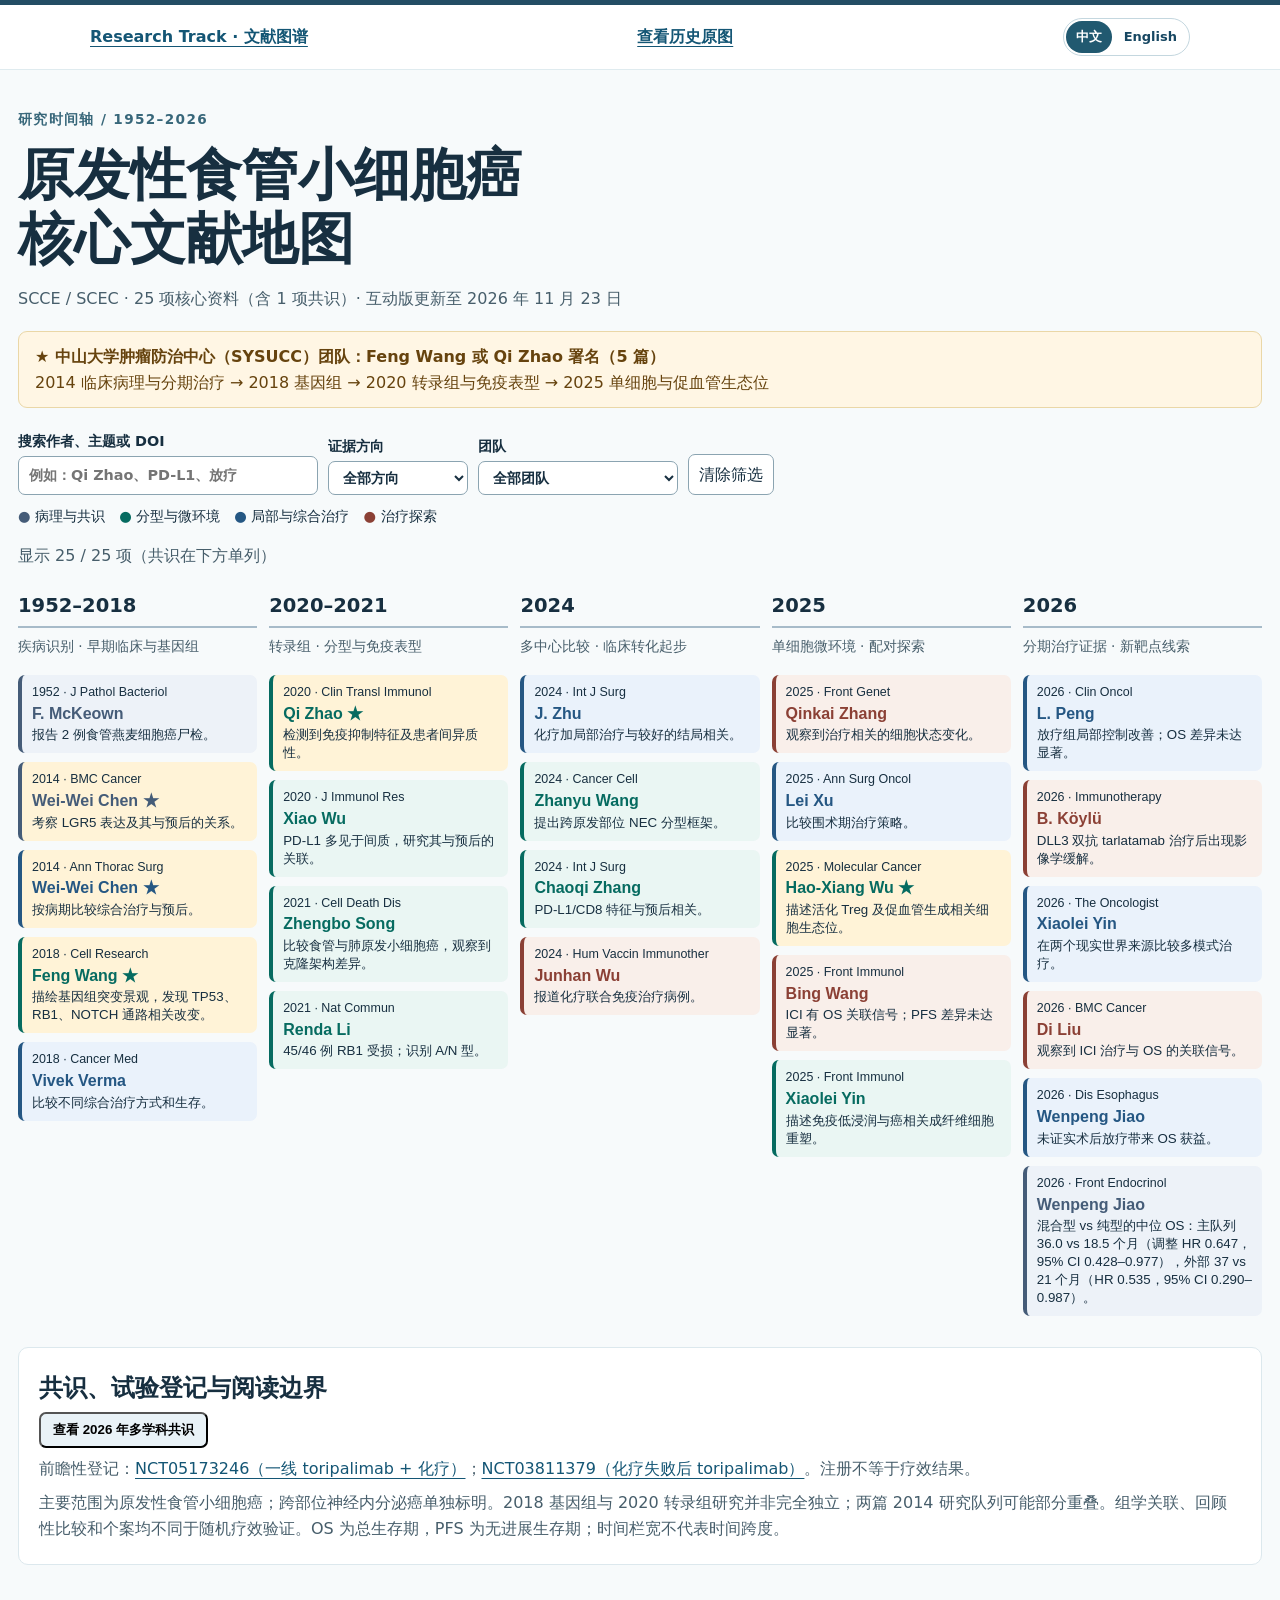
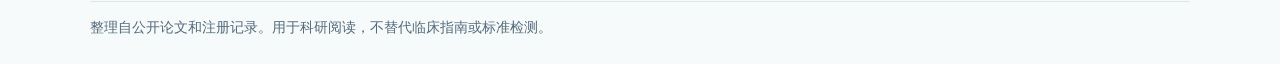
<file: scce/interactive.html>
<!doctype html><html lang="zh-CN"><head><meta charset="utf-8"><meta name="viewport" content="width=device-width, initial-scale=1"><title>原发性食管小细胞癌｜互动文献地图</title><link rel="stylesheet" href="../assets/site.css"><style>
main{width:min(1480px,calc(100% - 36px))}.subnav a{margin-right:16px}.hero{margin-bottom:20px}.hero p{margin:0}.teamline,.context{background:#fff6e4;border:1px solid #ead7a7;padding:12px 16px;border-radius:9px;color:#66430e}.controls{display:flex;flex-wrap:wrap;align-items:end;gap:10px;margin:22px 0 10px}.controls label{display:grid;gap:3px;font-size:.9rem;font-weight:700}.controls input,.controls select,.controls button,dialog button{font:inherit;padding:7px 10px;border-radius:7px;border:1px solid #8ba4b1;background:#fff;color:#172f40}.controls input{width:min(300px,80vw)}button{cursor:pointer}button:focus-visible,input:focus-visible,select:focus-visible{outline:2px solid #147d73;outline-offset:2px}.legend{display:flex;flex-wrap:wrap;gap:14px;font-size:.9rem;margin:0 0 15px}.legend span::before{content:"● ";color:var(--tone)}.timeline{display:grid;grid-template-columns:repeat(5,minmax(0,1fr));gap:12px}.era{min-width:0}.era h2{border-bottom:2px solid #a7bbc9;padding-bottom:8px;font-size:1.22rem}.era p{font-size:.85rem}.era button{width:100%;background:var(--bg);color:#172f40;border:0;border-left:4px solid var(--tone);border-radius:7px;text-align:left;margin-bottom:9px;padding:9px 10px;line-height:1.35;overflow-wrap:anywhere}.era button:hover{text-decoration:underline}.era button>*{display:block}.era button strong{color:var(--tone);margin:2px 0;font-size:1rem}.era button small{font-size:.78rem}.era button.team{background:#fff3d7}.star{color:#815110}.notes{margin-top:22px;background:#fff;border:1px solid #dce8ed;padding:15px 20px;border-radius:10px}.notes p{margin-bottom:8px}.c0{--bg:#edf2f8;--tone:#455c78}.c1{--bg:#eaf6f3;--tone:#066b60}.c2{--bg:#eaf2fb;--tone:#255783}.c3{--bg:#f9efea;--tone:#8b4035}dialog{border:1px solid #d6e4eb;border-radius:15px;background:#fff;color:#172f40;width:min(670px,calc(100% - 24px));max-height:88vh;padding:20px;box-shadow:0 18px 45px #18324535}dialog::backdrop{background:#12243290}.dialog-top{display:flex;gap:14px;justify-content:space-between;align-items:start}dialog h2{margin:0}dialog dt{font-weight:750;margin-top:10px}dialog dd{margin:0;color:#365464}.empty{color:#526b78}.chip{display:inline-block;background:#f0f5f8;margin:9px 0 0;padding:3px 8px;border-radius:5px;font-size:.87rem}
@media(max-width:990px){.timeline{grid-template-columns:repeat(3,minmax(0,1fr))}}@media(max-width:630px){.timeline{grid-template-columns:1fr}.era h2{margin-top:14px}.controls label:first-child{width:100%}}
</style></head><body><header><nav class="subnav" id="subnav"><a href="../index.html" id="home">Research Track · 文献图谱</a><a href="index.html" id="original">查看历史原图</a></nav></header><main>
<section class="hero"><span class="eyebrow" id="period">研究时间轴 / 1952–2026</span><h1><span id="topic">原发性食管小细胞癌</span><br><span id="atlas-label">核心文献地图</span></h1><p id="edition">SCCE / SCEC · 25 项核心资料（含 1 项共识）· 互动版更新至 2026 年 11 月 23 日</p></section>
<p class="teamline"><b id="team-note">★ 中山大学肿瘤防治中心（SYSUCC）团队：Feng Wang 或 Qi Zhao 署名（5 篇）</b><br><span id="team-path">2014 临床病理与分期治疗 → 2018 基因组 → 2020 转录组与免疫表型 → 2025 单细胞与促血管生态位</span></p>
<form class="controls" id="filter"><label><span id="q-label">搜索作者、主题或 DOI</span><input type="search" id="q" placeholder="例如：Qi Zhao、PD-L1、放疗"></label><label><span id="type-label">证据方向</span><select id="type"><option id="type-all" value="">全部方向</option></select></label><label><span id="team-label">团队</span><select id="team"><option id="team-all" value="">全部团队</option><option id="team-only" value="yes">只看 SYSUCC 团队署名</option></select></label><button id="clear" type="reset">清除筛选</button></form>
<div class="legend" id="legend" aria-label="图例"></div><p id="count" aria-live="polite"></p><div id="timeline" class="timeline"></div>
<section class="notes"><h2 id="notes-label">共识、试验登记与阅读边界</h2><p><button class="btn" id="consensus" type="button">查看 2026 年多学科共识</button></p><p><span id="registrations">前瞻性登记：</span><a id="trial-one" href="https://clinicaltrials.gov/study/NCT05173246?tab=results">NCT05173246（一线 toripalimab + 化疗）</a><span id="trial-separator">；</span><a id="trial-two" href="https://clinicaltrials.gov/study/NCT03811379">NCT03811379（化疗失败后 toripalimab）</a><span id="trial-limit">。注册不等于疗效结果。</span></p><p id="notes-body">主要范围为原发性食管小细胞癌；跨部位神经内分泌癌单独标明。2018 基因组与 2020 转录组研究并非完全独立；两篇 2014 研究队列可能部分重叠。组学关联、回顾性比较和个案均不同于随机疗效验证。OS 为总生存期，PFS 为无进展生存期；时间栏宽不代表时间跨度。</p></section></main>
<dialog id="detail" aria-labelledby="dtitle"><div class="dialog-top"><h2 id="dtitle"></h2><button type="button" id="close">关闭</button></div><div class="chip" id="dtag"></div><dl><dt id="design-label">研究团队／设计</dt><dd id="dteam"></dd><dt id="find-label">主要发现</dt><dd id="dfind"></dd><dt id="limit-label">局限与解读</dt><dd id="dlimit"></dd></dl><a id="doi" target="_blank" rel="noopener noreferrer">通过 DOI 查看原文（新窗口）</a></dialog>
<footer id="footer">整理自公开论文和注册记录。用于科研阅读，不替代临床指南或标准检测。</footer>
<script src="../assets/language.js?v=1"></script><script src="papers-en.js?v=2"></script>
<script>
const isEn=window.ResearchTrackLanguage?.lang==='en';
const labels=isEn?['Pathology and consensus','Subtyping and microenvironment','Local and multimodal treatment','Exploratory treatments']:['病理与共识','分型与微环境','局部与综合治疗','治疗探索'];
const eraEn=['Disease recognition · early clinical and genomic studies','Transcriptomics · subtypes and immune phenotypes','Multicenter comparisons · early translational work','Single-cell microenvironment · paired-sample studies','Stage-specific evidence · emerging targets'];
const eras=[[1952,2018,'疾病识别 · 早期临床与基因组'],[2020,2021,'转录组 · 分型与免疫表型'],[2024,2024,'多中心比较 · 临床转化起步'],[2025,2025,'单细胞微环境 · 配对探索'],[2026,2026,'分期治疗证据 · 新靶点线索']];
const src=`1952|0|F. McKeown|J Pathol Bacteriol|10.1002/path.1700640420|0|早期病理报告|报告 2 例食管燕麦细胞癌尸检。|历史性病例描述，不提供现代诊断或治疗比较。
2014|0|Wei-Wei Chen|BMC Cancer|10.1186/1471-2407-14-222|1|SYSUCC；Feng Wang、Rui-Hua Xu 等；44 例病理队列|考察 LGR5 表达及其与预后的关系。|回顾性病理队列；关联不等于预测疗效。
2014|2|Wei-Wei Chen|Ann Thorac Surg|10.1016/j.athoracsur.2014.02.037|1|SYSUCC 牵头；Feng Wang、Rui-Hua Xu 等；三中心回顾|按病期比较综合治疗与预后。|非随机治疗分配；与同期病理队列可能部分重叠。
2018|1|Feng Wang|Cell Research|10.1038/s41422-018-0039-1|1|SYSUCC 等；Feng Wang、Qi Zhao 等共同第一作者；55 例 WES|描绘基因组突变景观，发现 TP53、RB1、NOTCH 通路相关改变。|发现性基因组研究；不检验治疗获益。
2018|2|Vivek Verma|Cancer Med|10.1002/cam4.1712|0|Allegheny、Nebraska、MD Anderson；NCDB 323 例非转移病例|比较不同综合治疗方式和生存。|登记库回顾性比较，残余混杂及适应证偏倚。
2020|1|Qi Zhao|Clin Transl Immunol|10.1002/cti2.1173|1|SYSUCC；Qi Zhao 第一作者，Feng Wang 等；bulk RNA-seq 与 62 例 IHC|检测到免疫抑制特征及患者间异质性。|与 2018 年基因组研究部分重叠；不是免疫用药应答测试。
2020|1|Xiao Wu|J Immunol Res|10.1155/2020/8884683|0|汕头大学医学院等；Hao Zhang；81 例 IHC|PD-L1 多见于间质，研究其与预后的关联。|组织预后关联不能作为免疫治疗预测指标。
2021|1|Zhengbo Song|Cell Death Dis|10.1038/s41419-021-03754-0|0|浙江省肿瘤医院等；Ming Chen、Gang Chen；48 例 SCCE、64 例 SCLC|比较食管与肺原发小细胞癌，观察到克隆架构差异。|对照目的在于肿瘤生物学比较，肺癌结果不可直接外推治疗。
2021|1|Renda Li|Nat Commun|10.1038/s41467-021-24043-6|0|国家癌症中心；Susheng Shi、Yibo Gao、Jie He；46 例多组学|45/46 例 RB1 受损；识别 A/N 型。|分型是研究结果，尚不等于临床伴随诊断。
2024|2|J. Zhu|Int J Surg|10.1097/JS9.0000000000000912|0|ChiSCEC；Qifeng Wang、Wei Huang；局限期 458 例|化疗加局部治疗与较好的结局相关。|非随机回顾性比较，不能确定治疗方式间的因果效应。
2024|1|Zhanyu Wang|Cancer Cell|10.1016/j.ccell.2024.05.002|0|国家癌症中心；Nan Sun、Jie He；跨部位神经内分泌癌|提出跨原发部位 NEC 分型框架。|跨部位研究，非食管小细胞癌专属验证。
2024|1|Chaoqi Zhang|Int J Surg|10.1097/JS9.0000000000000064|0|国家癌症中心；147 例切除组织|PD-L1/CD8 特征与预后相关。|未检验指标能否预测治疗获益。
2024|3|Junhan Wu|Hum Vaccin Immunother|10.1080/21645515.2024.2370085|0|广东省人民医院等，Guibin Qiao、Yong Tang；3 例|报道化疗联合免疫治疗病例。|病例系列，不可估算疗效或比较治疗。
2025|3|Qinkai Zhang|Front Genet|10.3389/fgene.2024.1477705|0|广东省人民医院等，Dongyang Yang、Jie Li；1 例治疗前后配对|观察到治疗相关的细胞状态变化。|单病例、生成假设，不能泛化。
2025|2|Lei Xu|Ann Surg Oncol|10.1245/s10434-024-16532-x|0|国家癌症中心等；Yin Li、Rui-Xiang Zhang；7 中心、352 例手术患者|比较围术期治疗策略。|限于手术队列，回顾性研究存在选择偏倚。
2025|1|Hao-Xiang Wu|Molecular Cancer|10.1186/s12943-025-02335-5|1|SYSUCC；Qi Zhao、Feng Wang、Rui-Hua Xu 等；10 例单细胞 RNA 测序|描述活化 Treg 及促血管生成相关细胞生态位。|样本量小；机制线索尚不能用作临床预测指标。
2025|3|Bing Wang|Front Immunol|10.3389/fimmu.2025.1634834|0|山东双中心；Bin Feng、Wang Jing；83 例回顾性比较|ICI 有 OS 关联信号；PFS 差异未达显著。|非随机；OS 信号需要前瞻性确认。
2025|1|Xiaolei Yin|Front Immunol|10.3389/fimmu.2025.1672587|0|河北医大四院；Fei Yin；3 例 FFPE 单核测序|描述免疫低浸润与癌相关成纤维细胞重塑。|样本量小及 FFPE 测序局限；不检验疗效。
2026|2|L. Peng|Clin Oncol|10.1016/j.clon.2026.104092|0|ChiSCEC；Qifeng Wang、Wei Huang、Wencheng Zhang；广泛期 191 例|放疗组局部控制改善；OS 差异未达显著。|回顾性比较；不能将局控获益等同于生存获益。
2026|3|B. Köylü|Immunotherapy|10.1080/1750743X.2026.2652156|0|Koç University；Fatih Selçukbiricik 等；个案|DLL3 双抗 tarlatamab 治疗后出现影像学缓解。|一例观察，不能证明一般疗效。
2026|2|Xiaolei Yin|The Oncologist|10.1093/oncolo/oyag115|0|河北医大四院；Fei Yin；中国队列与 SEER，491 例回顾|在两个现实世界来源比较多模式治疗。|临床分期、策略和数据完整性可能不同。
2026|3|Di Liu|BMC Cancer|10.1186/s12885-026-16189-7|0|复旦大学附属肿瘤医院；Di Liu、Yiliang Zhang；广泛期 112 例回顾|观察到 ICI 治疗与 OS 的关联信号。|单中心非随机，不能确定因果。
2026|2|Wenpeng Jiao|Dis Esophagus|10.1093/dote/doag121|0|河北医大四院／Kanazawa Medical University；127 例切除患者|未证实术后放疗带来 OS 获益。|回顾性手术队列；未证实并不等于证明无效。
2026|0|Wenpeng Jiao|Front Endocrinol|10.3389/fendo.2026.1970048|0|2026-11-19；河北医大四院 Wenpeng Jiao、Yao Liu 联合金泽医科大学等；2004–2012 年四中心回顾性比较，主队列 118 例、独立外部队列 58 例|混合型 vs 纯型的中位 OS：主队列 36.0 vs 18.5 个月（调整 HR 0.647，95% CI 0.428–0.977），外部 37 vs 21 个月（HR 0.535，95% CI 0.290–0.987）。|仅为预后关联，不支持按亚型选治疗；旧队列、活检可能漏检混合成分。与同组术后放疗研究中心重合，个体重叠未核实。
2026|0|多学科专家组|中华肿瘤杂志|10.3760/cma.j.cn112152-20251114-00570|0|2026 年食管小细胞癌多学科诊治专家共识|按局限期与广泛期分层讨论诊治。|专家共识并非随机试验；免疫治疗仍缺乏高等级证据。`;
const papers=src.split('\n').map((line,id)=>{const [year,type,author,journal,doi,team,group,find,limit]=line.split('|');const en=window.sccePapersEn?.[doi.toLowerCase()];const localized=isEn&&en?en:[group,find,limit];return {id,year:+year,type:+type,author:localized[3]||author,journal:localized[4]||journal,doi,team:team==='1',group:localized[0],find:localized[1],limit:localized[2],searchText:[line,...(en||[])].join(' ')}});

const get=id=>document.getElementById(id), make=(tag,cls,txt)=>{const e=document.createElement(tag);if(cls)e.className=cls;if(txt)e.textContent=txt;return e};
const english={
home:'Research Track · Literature atlases',original:'View archived figure (Chinese)',period:'Research timeline / 1952–2026',topic:'Primary small-cell carcinoma of the esophagus','atlas-label':'Core literature atlas',edition:'SCCE / SCEC · 25 key entries, including one consensus statement · Interactive edition updated November 23, 2026',
'team-note':'★ Sun Yat-sen University Cancer Center (SYSUCC): Feng Wang or Qi Zhao is an author on five papers.',
'team-path':'2014 clinicopathology and stage-specific treatment → 2018 genomics → 2020 transcriptomics and immune phenotypes → 2025 single-cell profiling and pro-angiogenic niches',
'q-label':'Search author, topic or DOI','type-label':'Evidence area','type-all':'All areas','team-label':'Team','team-all':'All teams','team-only':'SYSUCC-authored only',clear:'Clear filters','notes-label':'Consensus, trial registrations and how to read the evidence',consensus:'View the 2026 multidisciplinary consensus',registrations:'Prospective trial registrations: ','trial-one':'NCT05173246 (first-line toripalimab + chemotherapy)','trial-separator':'; ','trial-two':'NCT03811379 (toripalimab after chemotherapy failure)','trial-limit':'. Registration is not a report of treatment outcomes.',
'notes-body':'The atlas focuses on primary small-cell carcinoma of the esophagus. Studies of neuroendocrine carcinomas from multiple primary sites are flagged separately. The 2018 genomic and 2020 transcriptomic cohorts are not fully independent; the two 2014 cohorts may partly overlap. Omics associations, retrospective comparisons and case reports are not randomized evidence of efficacy. OS means overall survival; PFS means progression-free survival. The widths of the timeline columns do not represent elapsed time.',close:'Close','design-label':'Research team and study design','find-label':'Main findings','limit-label':'Limitations and interpretation',doi:'Read the original article via DOI (new tab)',footer:'Based on published studies and trial registries. For research use; not a substitute for clinical guidelines or standard testing.'
};
if(isEn){
 document.documentElement.lang='en';document.title='Primary small-cell carcinoma of the esophagus | Interactive literature atlas';
 for(const [id,txt] of Object.entries(english))get(id).textContent=txt;
 get('q').placeholder='e.g. Qi Zhao, PD-L1, radiotherapy';
 get('legend').setAttribute('aria-label','Legend');
}
const locale=window.ResearchTrackLanguage;
if(locale){
 for(const id of ['home','original']){const a=get(id);a.href=locale.link(a.getAttribute('href'));}
 locale.mount(get('subnav'));
}
labels.forEach((t,i)=>{const o=make('option','',t);o.value=i;get('type').append(o);get('legend').append(make('span','c'+i,t))});
let opener;
function show(p,button){opener=button;get('dtitle').textContent=p.author+' · '+p.journal;get('dtag').textContent=p.year+' · '+labels[p.type]+(p.team?(isEn?' · ★ SYSUCC authorship':' · ★ SYSUCC 团队署名'):'');get('dteam').textContent=p.group;get('dfind').textContent=p.find;get('dlimit').textContent=p.limit;get('doi').href='https://doi.org/'+p.doi;get('detail').showModal();get('close').focus()}
get('close').onclick=()=>get('detail').close();
get('detail').addEventListener('close',()=>opener?.focus());
get('consensus').onclick=e=>show(papers.at(-1),e.currentTarget);
function render(){const q=get('q').value.trim().toLowerCase(), ty=get('type').value, only=get('team').value==='yes';
 const filtered=papers.filter(p=>(ty===''||p.type===+ty)&&(!only||p.team)&&(!q||Object.values(p).join(' ').toLowerCase().includes(q)));
 const main=filtered.filter(p=>p.id!==papers.length-1), hasConsensus=filtered.some(p=>p.id===papers.length-1); const totals=filtered.length+' / '+papers.length;get('count').textContent=isEn?'Showing '+totals+' entries'+(hasConsensus?' (consensus listed below)':''):'显示 '+totals+' 项'+(hasConsensus?'（共识在下方单列）':'');get('consensus').hidden=!hasConsensus;
 const grid=get('timeline');grid.replaceChildren();for(const [i,[a,b,sub]] of eras.entries()){const box=make('section','era');box.append(make('h2','',a===b?String(a):a+'–'+b),make('p','',isEn?eraEn[i]:sub));const pp=main.filter(p=>p.year>=a&&p.year<=b);if(!pp.length)box.append(make('p','empty',isEn?'No matching studies':'无符合条件的研究'));for(const p of pp){const n=make('button','c'+p.type+(p.team?' team':''));n.type='button';n.setAttribute('aria-haspopup','dialog');n.append(make('small','',p.year+' · '+p.journal),make('strong','',p.author+(p.team?' ★':'')),make('span','',p.find));n.onclick=()=>show(p,n);box.append(n)}grid.append(box)}}
get('filter').addEventListener('submit',e=>e.preventDefault());
const filterParams={q:'q',type:'evidence',team:'team'};
const initialParams=new URLSearchParams(location.search);
for(const [id,key] of Object.entries(filterParams)){const value=initialParams.get(key);if(value!==null && (id==='q'||Array.from(get(id).options,o=>o.value).includes(value)))get(id).value=value;}
function updateFilters(){
 const url=new URL(location.href);
 for(const [id,key] of Object.entries(filterParams)){const value=get(id).value;if(value)url.searchParams.set(key,value);else url.searchParams.delete(key);}
 if(url.href!==location.href){try{history.replaceState(history.state,'',url);}catch(_){}}
 render();
}
get('filter').addEventListener('input',updateFilters);
get('filter').addEventListener('reset',()=>setTimeout(updateFilters,0));render();
</script></body></html>
</file>
<file: assets/site.css>
*{box-sizing:border-box}body{margin:0;background:#f7fafb;color:#172f40;font:16px/1.6 system-ui,'Microsoft YaHei',sans-serif}a{color:#145675;text-underline-offset:4px}a:focus-visible{outline:2px solid #167977;outline-offset:3px}header{border-top:5px solid #234d64;border-bottom:1px solid #dfebef;background:white}nav,main,footer{width:min(1100px,calc(100% - 36px));margin:auto}nav{padding:13px 0;font-weight:750}main{padding:36px 0}h1{font-size:clamp(2rem,5vw,3.5rem);line-height:1.15;margin:.2em 0 .25em}h2{line-height:1.25;margin:.4em 0}.eyebrow{font-size:.85rem;color:#38677a;letter-spacing:.10em;font-weight:750}p{color:#475e6b;margin:0 0 17px}.grid{display:grid;grid-template-columns:repeat(2,minmax(0,1fr));gap:18px;margin-top:24px}.card{background:#fff;border:1px solid #dce8ed;border-radius:14px;overflow:hidden}.pad{padding:16px 22px 21px}.thumb{display:block;padding:8px;background:#ecf3f6}.thumb img{width:100%;height:155px;object-fit:contain;display:block;background:#fff}.buttons{display:flex;flex-wrap:wrap;gap:9px}.btn{display:inline-block;text-decoration:none;font-weight:680;background:#e9f2f7;padding:7px 12px;border-radius:7px}.primary{color:white;background:#215970}.btn:hover{text-decoration:underline}.figure{margin:20px 0;background:white;border:1px solid #dbe7ed;border-radius:9px;padding:10px}.figure img{display:block;width:100%;height:auto}footer{padding:14px 0 25px;font-size:.88rem;color:#526b79;border-top:1px solid #dce8ec}@media(max-width:660px){.grid{grid-template-columns:1fr}main{padding-top:25px}}
nav:has(.rt-language){display:flex;justify-content:space-between;align-items:center;gap:8px;flex-wrap:wrap}
</file>
